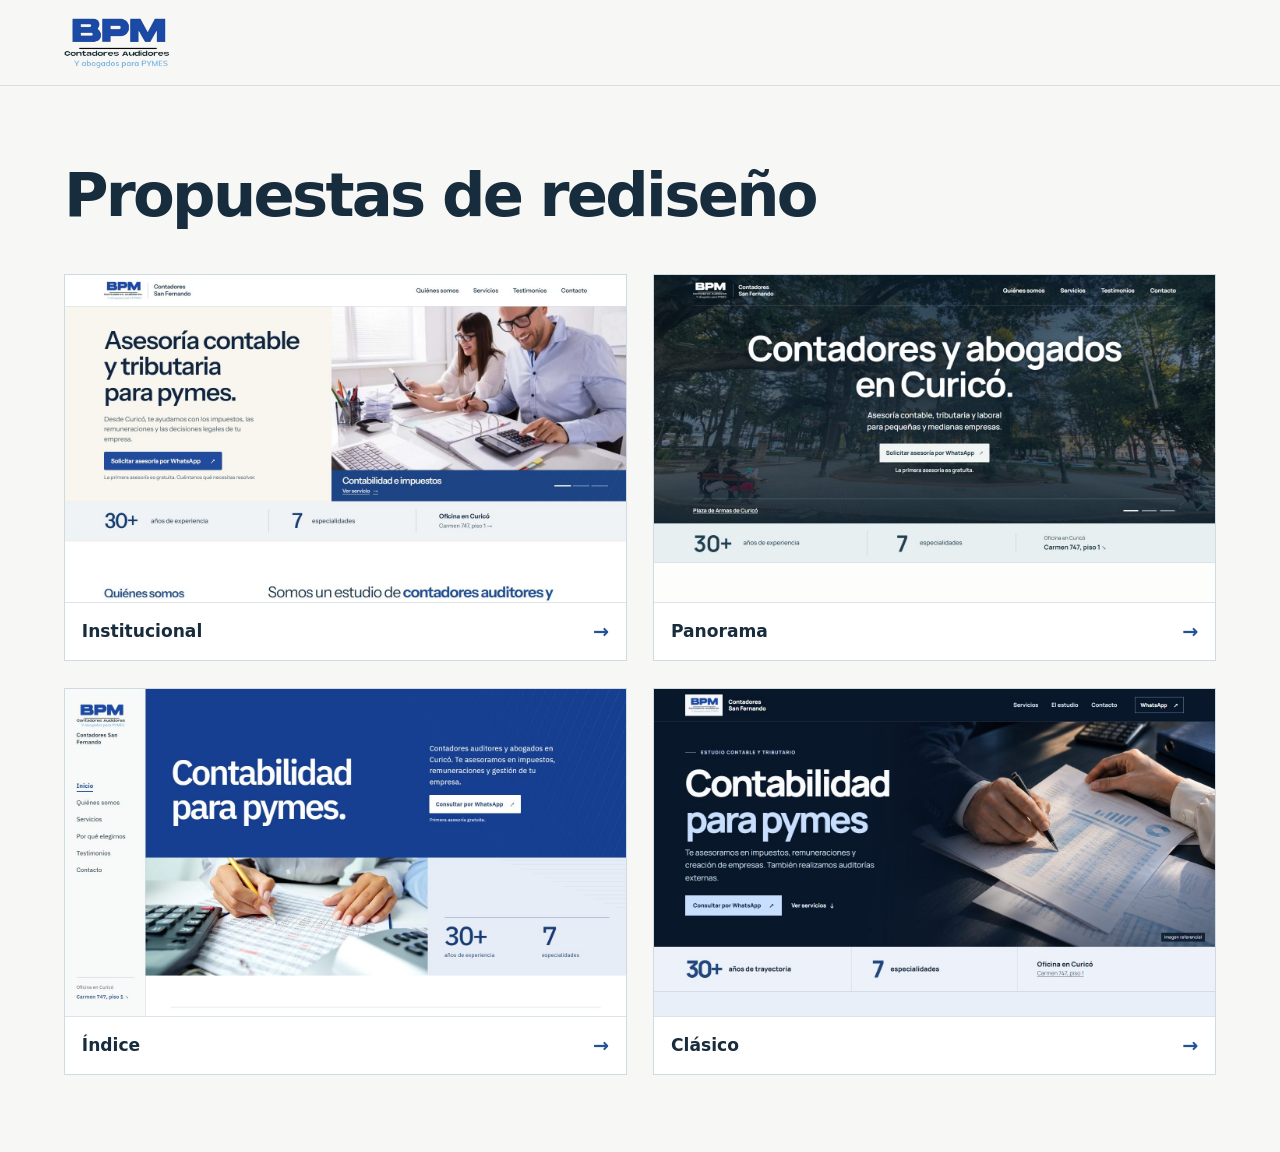
<file: index.html>
<!doctype html>
<html lang="es-CL">
<head>
  <meta charset="utf-8">
  <meta name="viewport" content="width=device-width, initial-scale=1">
  <title>Propuestas de rediseño · BPM</title>
  <style>
    :root {
      color-scheme: light;
      font-family: system-ui, "Segoe UI", sans-serif;
      color: #172c3d;
      background: #f7f8f5;
    }

    *, *::before, *::after { box-sizing: border-box; }

    body { margin: 0; }

    .contenedor {
      width: min(76rem, calc(100% - 2 * clamp(1.15rem, 5vw, 4rem)));
      margin-inline: auto;
    }

    header {
      padding-block: 1.1rem;
      border-bottom: 1px solid #d8e0e5;
    }

    .marca {
      display: block;
      width: 6.65rem;
      height: auto;
    }

    main { padding-block: clamp(2.55rem, 6vw, 5.15rem); }

    h1 {
      margin: 0 0 clamp(1.6rem, 3.8vw, 2.8rem);
      font-size: clamp(2.05rem, 5.1vw, 3.8rem);
      font-weight: 660;
      line-height: 1.08;
      letter-spacing: -.045em;
      text-wrap: balance;
    }

    .propuestas {
      display: grid;
      grid-template-columns: repeat(2, minmax(0, 1fr));
      gap: clamp(.9rem, 2.2vw, 1.65rem);
      margin: 0;
      padding: 0;
      list-style: none;
    }

    .propuesta {
      display: block;
      min-width: 0;
      border: 1px solid #d0dbe1;
      color: inherit;
      background: #fff;
      text-decoration: none;
    }

    .propuesta img {
      display: block;
      width: 100%;
      height: auto;
      aspect-ratio: 12 / 7;
      object-fit: cover;
      object-position: top center;
      background: #e5ecf1;
    }

    .propuesta-nombre {
      display: flex;
      align-items: center;
      justify-content: space-between;
      gap: 1rem;
      min-height: 3.65rem;
      padding: .8rem 1.05rem;
      border-top: 1px solid #dce4e9;
      font-size: 1.07rem;
      font-weight: 680;
    }

    .propuesta-nombre span {
      flex-shrink: 0;
      color: #235297;
      font-size: 1.2rem;
    }

    .propuesta:hover { border-color: #235297; }
    .propuesta:hover .propuesta-nombre { color: #235297; }

    .propuesta:focus-visible {
      outline: 3px solid #235297;
      outline-offset: 4px;
    }

    @media (max-width: 48rem) {
      .propuestas { grid-template-columns: minmax(0, 1fr); }
      h1 { text-wrap: wrap; }
    }
  </style>
</head>
<body>
  <header>
    <div class="contenedor">
      <img class="marca" src="institucional/assets/bpm.png" width="727" height="343" alt="BPM Contadores Auditores">
    </div>
  </header>

  <main class="contenedor">
    <h1>Propuestas de rediseño</h1>
    <ul class="propuestas">
      <li>
        <a class="propuesta" href="institucional/">
          <img src="vistas/institucional.jpg" width="1440" height="840" alt="">
          <span class="propuesta-nombre">Institucional <span aria-hidden="true">→</span></span>
        </a>
      </li>
      <li>
        <a class="propuesta" href="panorama/">
          <img src="vistas/panorama.jpg" width="1440" height="840" alt="">
          <span class="propuesta-nombre">Panorama <span aria-hidden="true">→</span></span>
        </a>
      </li>
      <li>
        <a class="propuesta" href="indice/">
          <img src="vistas/indice.jpg" width="1440" height="840" alt="">
          <span class="propuesta-nombre">Índice <span aria-hidden="true">→</span></span>
        </a>
      </li>
      <li>
        <a class="propuesta" href="./clasico/">
          <img src="vistas/clasico.jpg" width="1440" height="840" alt="">
          <span class="propuesta-nombre">Clásico <span aria-hidden="true">→</span></span>
        </a>
      </li>
    </ul>
  </main>
</body>
</html>
</file>
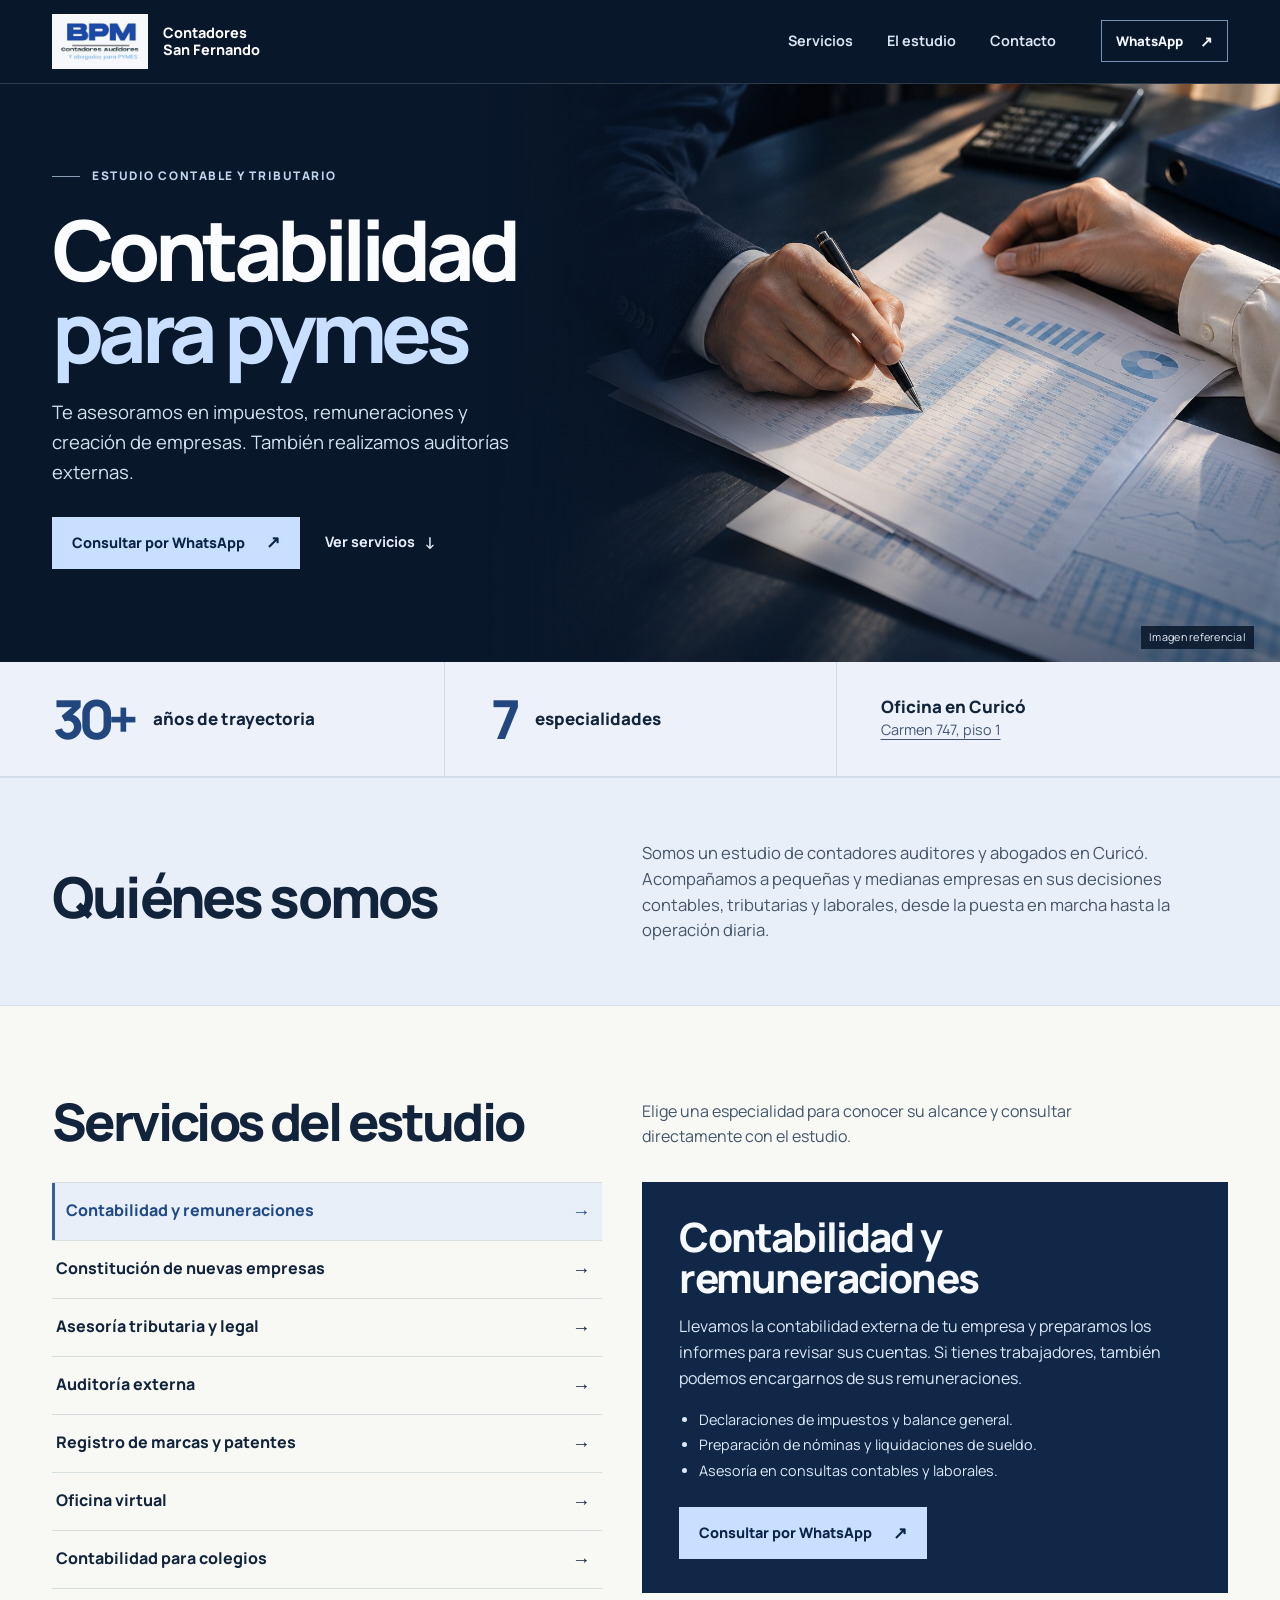
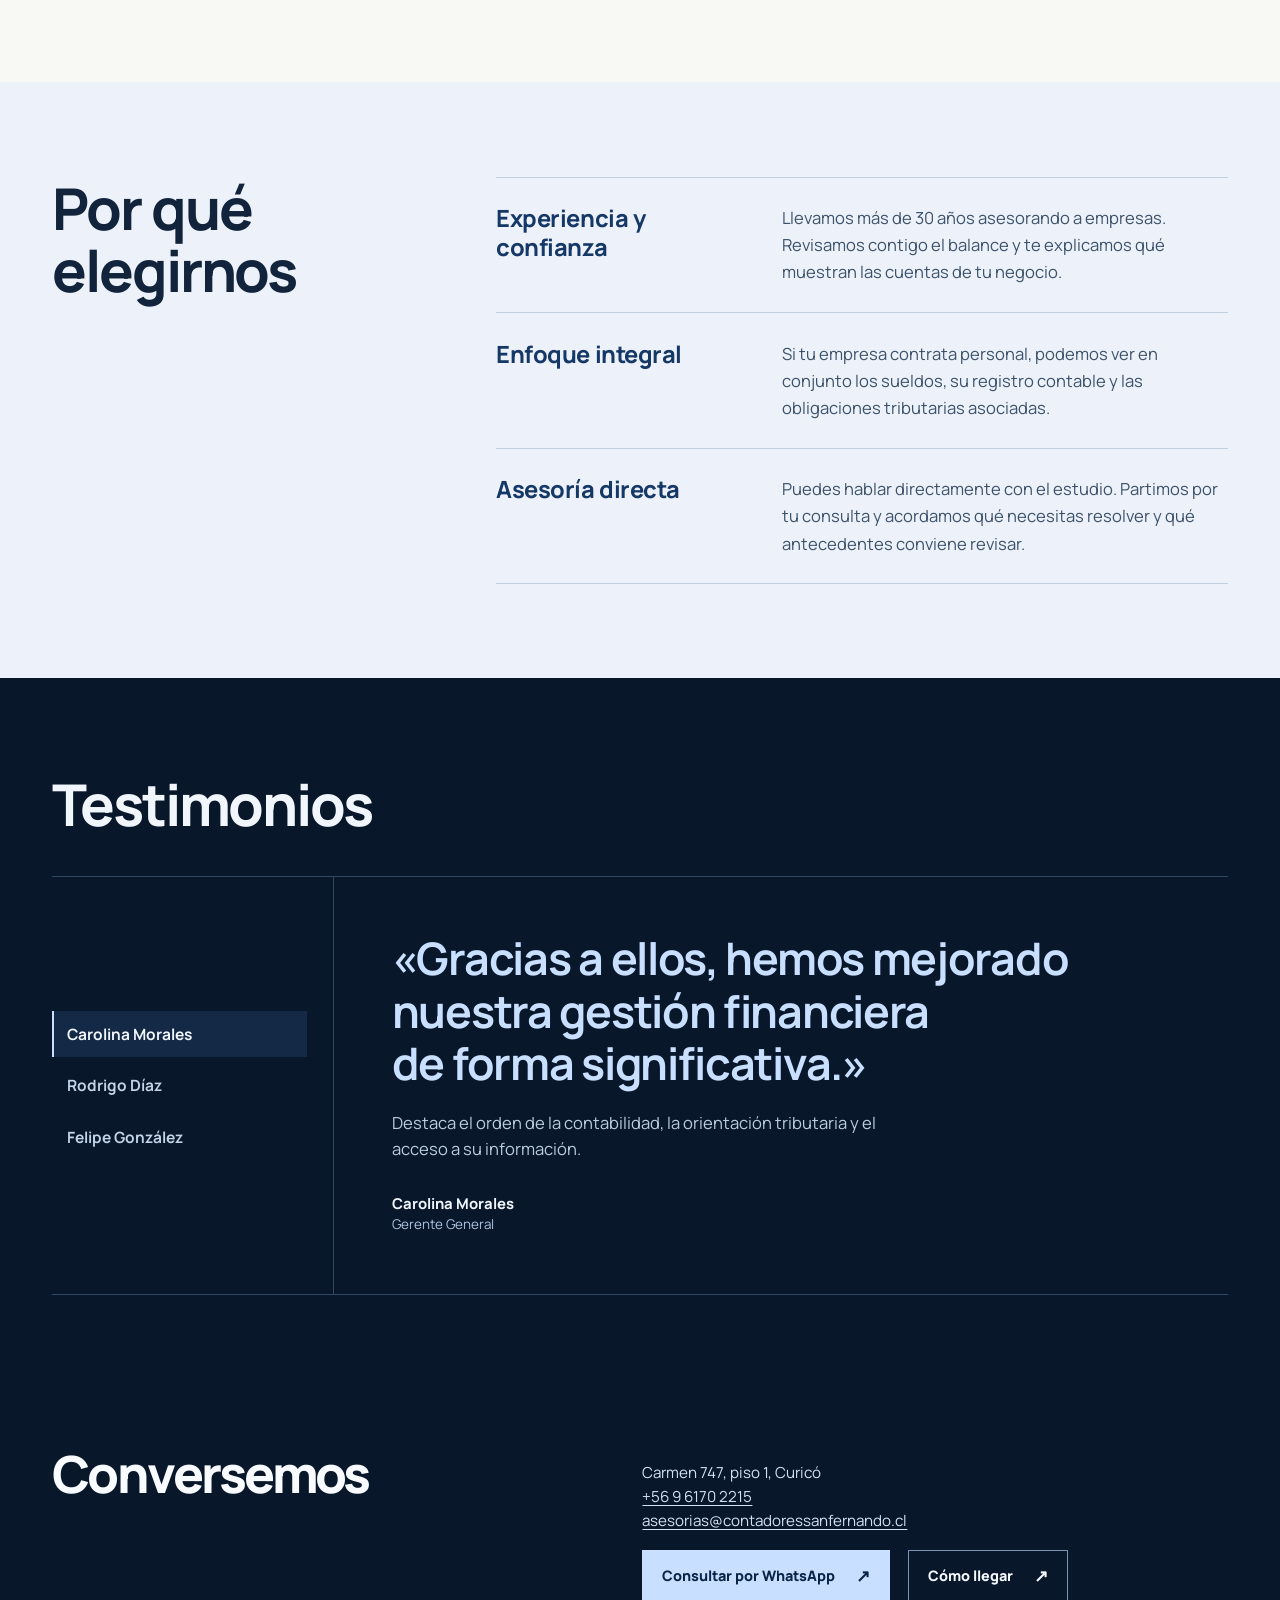
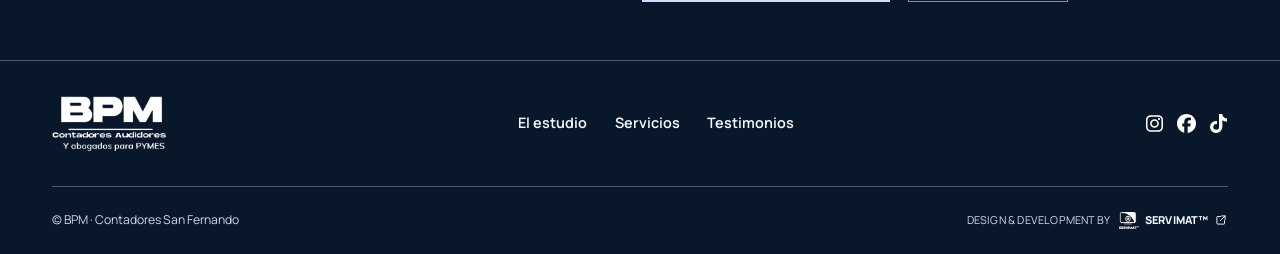
<file: clasico/index.html>
<!doctype html>
<html lang="es-CL">
<head>
  <meta charset="utf-8">
  <meta name="viewport" content="width=device-width, initial-scale=1">
  <meta name="robots" content="noindex,nofollow">
  <meta name="theme-color" content="#09172a">
  <title>BPM · Contadores San Fernando | Contabilidad para pymes</title>
  <link rel="icon" href="assets/icono.png">
  <link rel="stylesheet" href="clasico.css">
  <link rel="stylesheet" href="navegacion.css">
  <link rel="stylesheet" href="lectura.css">
  <link rel="stylesheet" href="pie.css">
  <script defer src="clasico.js"></script>
  <script defer src="voces.js"></script>
</head>
<body>
<a class="skip-link" href="#contenido">Ir al contenido</a>
<header class="header">
  <div class="wrap header-inner">
    <a class="brand" href="#inicio" aria-label="BPM · Contadores San Fernando, inicio">
      <span class="brand-mark"><img src="assets/bpm.png" width="727" height="343" alt=""></span>
      <span class="brand-name">Contadores<br>San Fernando</span>
    </a>
    <div class="nav-actions">
      <button class="menu-movil" type="button" aria-controls="nav-principal" aria-expanded="false" hidden>Menú <span aria-hidden="true"></span></button>
      <nav id="nav-principal" class="nav" aria-label="Navegación principal">
        <a href="#servicios">Servicios</a><a href="#estudio">El estudio</a><a href="#contacto">Contacto</a>
      </nav>
      <a class="button button-outline" href="https://wa.me/56961702215" target="_blank" rel="noopener">WhatsApp <span class="arrow" aria-hidden="true">↗</span></a>
    </div>
  </div>
</header>
<main id="contenido" tabindex="-1">
  <section class="hero" id="inicio" aria-labelledby="titulo">
    <div class="wrap hero-inner">
      <div class="hero-copy">
        <p class="eyebrow">Estudio contable y tributario</p>
        <h1 id="titulo">Contabilidad <br><span>para pymes</span></h1>
        <p>Te asesoramos en impuestos, remuneraciones y creación de empresas. También realizamos auditorías externas.</p>
        <div class="hero-actions">
          <a class="button button-solid" href="https://wa.me/56961702215" target="_blank" rel="noopener">Consultar por WhatsApp <span class="arrow" aria-hidden="true">↗</span></a>
          <a class="hero-secondary" href="#servicios">Ver servicios <span class="arrow" aria-hidden="true">↓</span></a>
        </div>
      </div>
    </div>
    <figure class="hero-picture">
      <img src="assets/sesion-contable.jpg" width="1536" height="1024" alt="Dos personas revisan un informe contable">
      <figcaption>Imagen referencial</figcaption>
    </figure>
  </section>
  <div class="fact-band">
    <div class="wrap fact-inner">
      <div class="fact"><strong class="large" aria-hidden="true"><span data-cifra="30">30</span>+</strong><div><strong><span class="sr-only">Más de 30 </span>años de trayectoria</strong></div></div>
      <div class="fact"><strong class="large" aria-hidden="true" data-cifra="7">7</strong><div><strong><span class="sr-only">Siete </span>especialidades</strong></div></div>
      <div class="fact fact-phone"><div><strong>Oficina en Curicó</strong><a href="#contacto">Carmen 747, piso 1</a></div></div>
    </div>
  </div>
  <section class="study" id="estudio" aria-labelledby="estudio-titulo">
    <div class="wrap study-inner">
      <div><h2 id="estudio-titulo">Quiénes somos</h2></div>
      <p>Somos un estudio de contadores auditores y abogados en Curicó. Acompañamos a pequeñas y medianas empresas en sus decisiones contables, tributarias y laborales, desde la puesta en marcha hasta la operación diaria.</p>
    </div>
  </section>
  <section class="services wrap" id="servicios" aria-labelledby="servicios-titulo">
    <div class="services-head">
      <h2 id="servicios-titulo">Servicios del estudio</h2>
      <p>Elige una especialidad para conocer su alcance y consultar directamente con el estudio.</p>
    </div>
    <div class="service-ui">
      <ul class="service-list" aria-label="Especialidades">
        <li class="service-row"><a class="service-button" href="#contabilidad">Contabilidad y remuneraciones <span class="arrow" aria-hidden="true">→</span></a></li>
        <li class="service-row"><a class="service-button" href="#empresas">Constitución de nuevas empresas <span class="arrow" aria-hidden="true">→</span></a></li>
        <li class="service-row"><a class="service-button" href="#tributaria">Asesoría tributaria y legal <span class="arrow" aria-hidden="true">→</span></a></li>
        <li class="service-row"><a class="service-button" href="#auditoria">Auditoría externa <span class="arrow" aria-hidden="true">→</span></a></li>
        <li class="service-row"><a class="service-button" href="#marcas">Registro de marcas y patentes <span class="arrow" aria-hidden="true">→</span></a></li>
        <li class="service-row"><a class="service-button" href="#oficina">Oficina virtual <span class="arrow" aria-hidden="true">→</span></a></li>
        <li class="service-row"><a class="service-button" href="#colegios">Contabilidad para colegios <span class="arrow" aria-hidden="true">→</span></a></li>
      </ul>
      <div class="service-panels">
        <article class="detail" id="contabilidad" aria-labelledby="nombre-contabilidad">
          <h3 id="nombre-contabilidad">Contabilidad y remuneraciones</h3>
          <p>Llevamos la contabilidad externa de tu empresa y preparamos los informes para revisar sus cuentas. Si tienes trabajadores, también podemos encargarnos de sus remuneraciones.</p>
          <ul><li>Declaraciones de impuestos y balance general.</li><li>Preparación de nóminas y liquidaciones de sueldo.</li><li>Asesoría en consultas contables y laborales.</li></ul>
          <div class="detail-actions"><a class="button button-solid" href="https://wa.me/56961702215?text=Hola%2C%20quisiera%20consultar%20por%20contabilidad%20y%20remuneraciones%20para%20mi%20empresa." target="_blank" rel="noopener noreferrer" aria-label="Consultar por WhatsApp sobre contabilidad y remuneraciones">Consultar por WhatsApp <span class="arrow" aria-hidden="true">↗</span></a></div>
        </article>
        <article class="detail" id="empresas" aria-labelledby="nombre-empresas">
          <h3 id="nombre-empresas">Constitución de nuevas empresas</h3>
          <p>Te orientamos sobre qué trámites siguen en la formalización de tu empresa y te acompañamos desde la escritura hasta la puesta en marcha de la facturación electrónica.</p>
          <ul><li>Escritura de constitución de la empresa.</li><li>Inicio de actividades ante el Servicio de Impuestos Internos.</li><li>Apoyo para emitir documentos tributarios electrónicos.</li></ul>
          <div class="detail-actions"><a class="button button-solid" href="https://wa.me/56961702215?text=Hola%2C%20quisiera%20consultar%20por%20la%20constituci%C3%B3n%20de%20una%20empresa." target="_blank" rel="noopener noreferrer" aria-label="Consultar por WhatsApp sobre constitución de nuevas empresas">Consultar por WhatsApp <span class="arrow" aria-hidden="true">↗</span></a></div>
        </article>
        <article class="detail" id="tributaria" aria-labelledby="nombre-tributaria">
          <h3 id="nombre-tributaria">Asesoría tributaria y legal</h3>
          <p>Revisamos contigo citaciones y situaciones tributarias pendientes. También asesoramos en gestiones de recuperación de IVA relacionadas con inversiones inmobiliarias cuando corresponde.</p>
          <ul><li>Revisión de citaciones del Servicio de Impuestos Internos.</li><li>Gestiones para regularizar la situación tributaria de la empresa.</li><li>Asesoría legal en materias tributarias.</li></ul>
          <div class="detail-actions"><a class="button button-solid" href="https://wa.me/56961702215?text=Hola%2C%20quisiera%20consultar%20por%20asesor%C3%ADa%20tributaria%20y%20legal%20para%20mi%20empresa." target="_blank" rel="noopener noreferrer" aria-label="Consultar por WhatsApp sobre asesoría tributaria y legal">Consultar por WhatsApp <span class="arrow" aria-hidden="true">↗</span></a></div>
        </article>
        <article class="detail" id="auditoria" aria-labelledby="nombre-auditoria">
          <h3 id="nombre-auditoria">Auditoría externa</h3>
          <p>El alcance de la auditoría depende de quién administra los fondos. Revisamos procesos contables y financieros de empresas y podemos centrarnos en los aportes de integrantes de un condominio o sindicato.</p>
          <ul><li>Procesos contables y financieros de empresas.</li><li>Gastos comunes de edificios y condominios.</li><li>Gestión y pago de cuotas sindicales.</li><li>Informes de capacidad económica para contratistas.</li></ul>
          <div class="detail-actions"><a class="button button-solid" href="https://wa.me/56961702215?text=Hola%2C%20quisiera%20consultar%20por%20auditor%C3%ADa%20externa%20para%20mi%20organizaci%C3%B3n." target="_blank" rel="noopener noreferrer" aria-label="Consultar por WhatsApp sobre auditoría externa">Consultar por WhatsApp <span class="arrow" aria-hidden="true">↗</span></a></div>
        </article>
        <article class="detail" id="marcas" aria-labelledby="nombre-marcas">
          <h3 id="nombre-marcas">Registro de marcas y patentes</h3>
          <p>Revisamos la disponibilidad de la marca y acompañamos la solicitud. Para patentes, te ayudamos a preparar los antecedentes que requiere el trámite.</p>
          <ul><li>Revisión de disponibilidad de marca.</li><li>Preparación y seguimiento de solicitudes de marca.</li><li>Apoyo documental para el registro de patentes.</li></ul>
          <div class="detail-actions"><a class="button button-solid" href="https://wa.me/56961702215?text=Hola%2C%20quisiera%20consultar%20por%20el%20registro%20de%20una%20marca%20o%20patente." target="_blank" rel="noopener noreferrer" aria-label="Consultar por WhatsApp sobre registro de marcas y patentes">Consultar por WhatsApp <span class="arrow" aria-hidden="true">↗</span></a></div>
        </article>
        <article class="detail" id="oficina" aria-labelledby="nombre-oficina">
          <h3 id="nombre-oficina">Oficina virtual</h3>
          <p>Si tu empresa necesita una dirección para sus trámites y comunicaciones, consulta por el servicio de oficina virtual y sus modalidades de atención.</p>
          <ul><li>Domicilio comercial y tributario.</li><li>Recepción de correspondencia y paquetería.</li><li>Atención telefónica para la empresa.</li></ul>
          <div class="detail-actions"><a class="button button-solid" href="https://wa.me/56961702215?text=Hola%2C%20quisiera%20consultar%20por%20oficina%20virtual%20y%20domicilio%20tributario." target="_blank" rel="noopener noreferrer" aria-label="Consultar por WhatsApp sobre oficina virtual">Consultar por WhatsApp <span class="arrow" aria-hidden="true">↗</span></a></div>
        </article>
        <article class="detail" id="colegios" aria-labelledby="nombre-colegios">
          <h3 id="nombre-colegios">Contabilidad para colegios</h3>
          <p>Cuéntanos qué necesita resolver tu establecimiento y a qué período corresponde la consulta. Así podemos conversar sobre el alcance de la asesoría.</p>
          <ul><li>Colegios particulares.</li><li>Establecimientos subvencionados.</li></ul>
          <div class="detail-actions"><a class="button button-solid" href="https://wa.me/56961702215?text=Hola%2C%20quisiera%20consultar%20por%20asesor%C3%ADa%20contable%20para%20mi%20establecimiento." target="_blank" rel="noopener noreferrer" aria-label="Consultar por WhatsApp sobre contabilidad para colegios">Consultar por WhatsApp <span class="arrow" aria-hidden="true">↗</span></a></div>
        </article>
      </div>
    </div>
  </section>
  <section class="clasico-motivos" id="por-que-elegirnos" aria-labelledby="clasico-motivos-titulo">
    <div class="wrap clasico-motivos__pliego">
      <h2 class="clasico-lectura-titulo" id="clasico-motivos-titulo">Por qué elegirnos</h2>
      <ul class="clasico-motivos__lista" role="list">
        <li>
          <h3>Experiencia y confianza</h3>
          <p>Llevamos más de 30 años asesorando a empresas. Revisamos contigo el balance y te explicamos qué muestran las cuentas de tu negocio.</p>
        </li>
        <li>
          <h3>Enfoque integral</h3>
          <p>Si tu empresa contrata personal, podemos ver en conjunto los sueldos, su registro contable y las obligaciones tributarias asociadas.</p>
        </li>
        <li>
          <h3>Asesoría directa</h3>
          <p>Puedes hablar directamente con el estudio. Partimos por tu consulta y acordamos qué necesitas resolver y qué antecedentes conviene revisar.</p>
        </li>
      </ul>
    </div>
  </section>
  <section class="clasico-voces" id="testimonios" aria-labelledby="clasico-voces-titulo">
    <div class="wrap">
      <h2 class="clasico-lectura-titulo" id="clasico-voces-titulo">Testimonios</h2>
      <div class="clasico-voces__lectura">
        <div class="clasico-voces__citas">
          <div class="clasico-voces__panel" id="clasico-voz-carolina">
            <figure>
              <div class="clasico-voces__extracto">
                <blockquote cite="https://contadoressanfernando.cl/#ct_heading-52883c0">
                  <p>«Gracias a ellos, hemos mejorado nuestra gestión financiera de forma significativa.»</p>
                </blockquote>
                <p>Destaca el orden de la contabilidad, la orientación tributaria y el acceso a su información.</p>
              </div>
              <figcaption><strong>Carolina Morales</strong><span>Gerente General</span></figcaption>
            </figure>
          </div>
          <div class="clasico-voces__panel" id="clasico-voz-rodrigo">
            <figure>
              <div class="clasico-voces__extracto">
                <blockquote cite="https://contadoressanfernando.cl/#ct_heading-52883c0">
                  <p>«Su dedicación y profesionalismo se notan en cada consulta.»</p>
                </blockquote>
                <p>Valora el apoyo para estructurar sus finanzas y entender sus obligaciones tributarias.</p>
              </div>
              <figcaption><strong>Rodrigo Díaz</strong><span>Comerciante</span></figcaption>
            </figure>
          </div>
          <div class="clasico-voces__panel" id="clasico-voz-felipe">
            <figure>
              <div class="clasico-voces__extracto">
                <blockquote cite="https://contadoressanfernando.cl/#ct_heading-52883c0">
                  <p>«el proceso fue impecable»</p>
                </blockquote>
                <p>Cuenta que BPM se encargó de la auditoría financiera y permitió a su equipo concentrarse en el negocio.</p>
              </div>
              <figcaption><strong>Felipe González</strong><span>Director de Servicios Financieros</span></figcaption>
            </figure>
          </div>
        </div>
        <div class="clasico-voces__autores" hidden>
          <button id="clasico-tab-carolina" type="button" aria-controls="clasico-voz-carolina">Carolina Morales</button>
          <button id="clasico-tab-rodrigo" type="button" aria-controls="clasico-voz-rodrigo">Rodrigo Díaz</button>
          <button id="clasico-tab-felipe" type="button" aria-controls="clasico-voz-felipe">Felipe González</button>
        </div>
      </div>
    </div>
  </section>
  <section class="contact" id="contacto" aria-labelledby="contacto-titulo">
      <div class="wrap contact-inner">
        <h2 id="contacto-titulo">Conversemos</h2>
        <div>
          <address>Carmen 747, piso 1, Curicó
            <a href="tel:+56961702215">+56 9 6170 2215</a>
            <a href="mailto:asesorias@contadoressanfernando.cl">asesorias@contadoressanfernando.cl</a>
          </address>
          <div class="contact-actions">
            <a class="button button-solid" href="https://wa.me/56961702215" target="_blank" rel="noopener">Consultar por WhatsApp <span class="arrow" aria-hidden="true">↗</span></a>
            <a class="button button-outline" href="https://www.google.com/maps/search/?api=1&amp;query=Carmen%20747%2C%20Curic%C3%B3%2C%20Chile" target="_blank" rel="noopener">Cómo llegar <span class="arrow" aria-hidden="true">↗</span></a>
          </div>
        </div>
      </div>
    </section>
</main>
<footer class="pie-clasico" aria-label="BPM Contadores San Fernando">
  <div class="wrap">
    <div class="pie-clasico-superior">
      <a class="pie-clasico-logotipo" href="#inicio" aria-label="BPM Contadores San Fernando, inicio">
        <img src="assets/bpm.png" width="727" height="343" alt="BPM Contadores Auditores" loading="lazy">
      </a>
      <nav aria-label="Navegación del pie">
        <ul>
          <li><a href="#estudio">El estudio</a></li>
          <li><a href="#servicios">Servicios</a></li>
          <li><a href="#testimonios">Testimonios</a></li>
        </ul>
      </nav>
      <ul class="pie-clasico-redes" aria-label="Redes sociales">
        <li><img src="assets/instagram.svg" width="20" height="20" alt="Instagram" loading="lazy"></li>
        <li><img src="assets/facebook.svg" width="20" height="20" alt="Facebook" loading="lazy"></li>
        <li><img src="assets/tiktok.svg" width="20" height="20" alt="TikTok" loading="lazy"></li>
      </ul>
    </div>
    <div class="pie-clasico-base">
      <p>© BPM · Contadores San Fernando</p>
      <a class="pie-clasico-credito" href="https://somosservimat.cl/" target="_blank" rel="noopener noreferrer" lang="en">
        <span>DESIGN &amp; DEVELOPMENT BY</span>
        <span class="pie-clasico-servimat">
          <img src="assets/servimat.webp" width="120" height="98" alt="" loading="lazy">
          <strong>SERVIMAT™</strong>
          <svg width="14" height="14" viewBox="0 0 24 24" fill="none" stroke="currentColor" stroke-width="1.65" stroke-linecap="round" stroke-linejoin="round" aria-hidden="true" focusable="false">
            <path d="M13 5h6v6m0-6-8 8m7 0v5a1 1 0 0 1-1 1H6a1 1 0 0 1-1-1V7a1 1 0 0 1 1-1h5"/>
          </svg>
        </span>
      </a>
    </div>
  </div>
</footer>
</body>
</html>
</file>
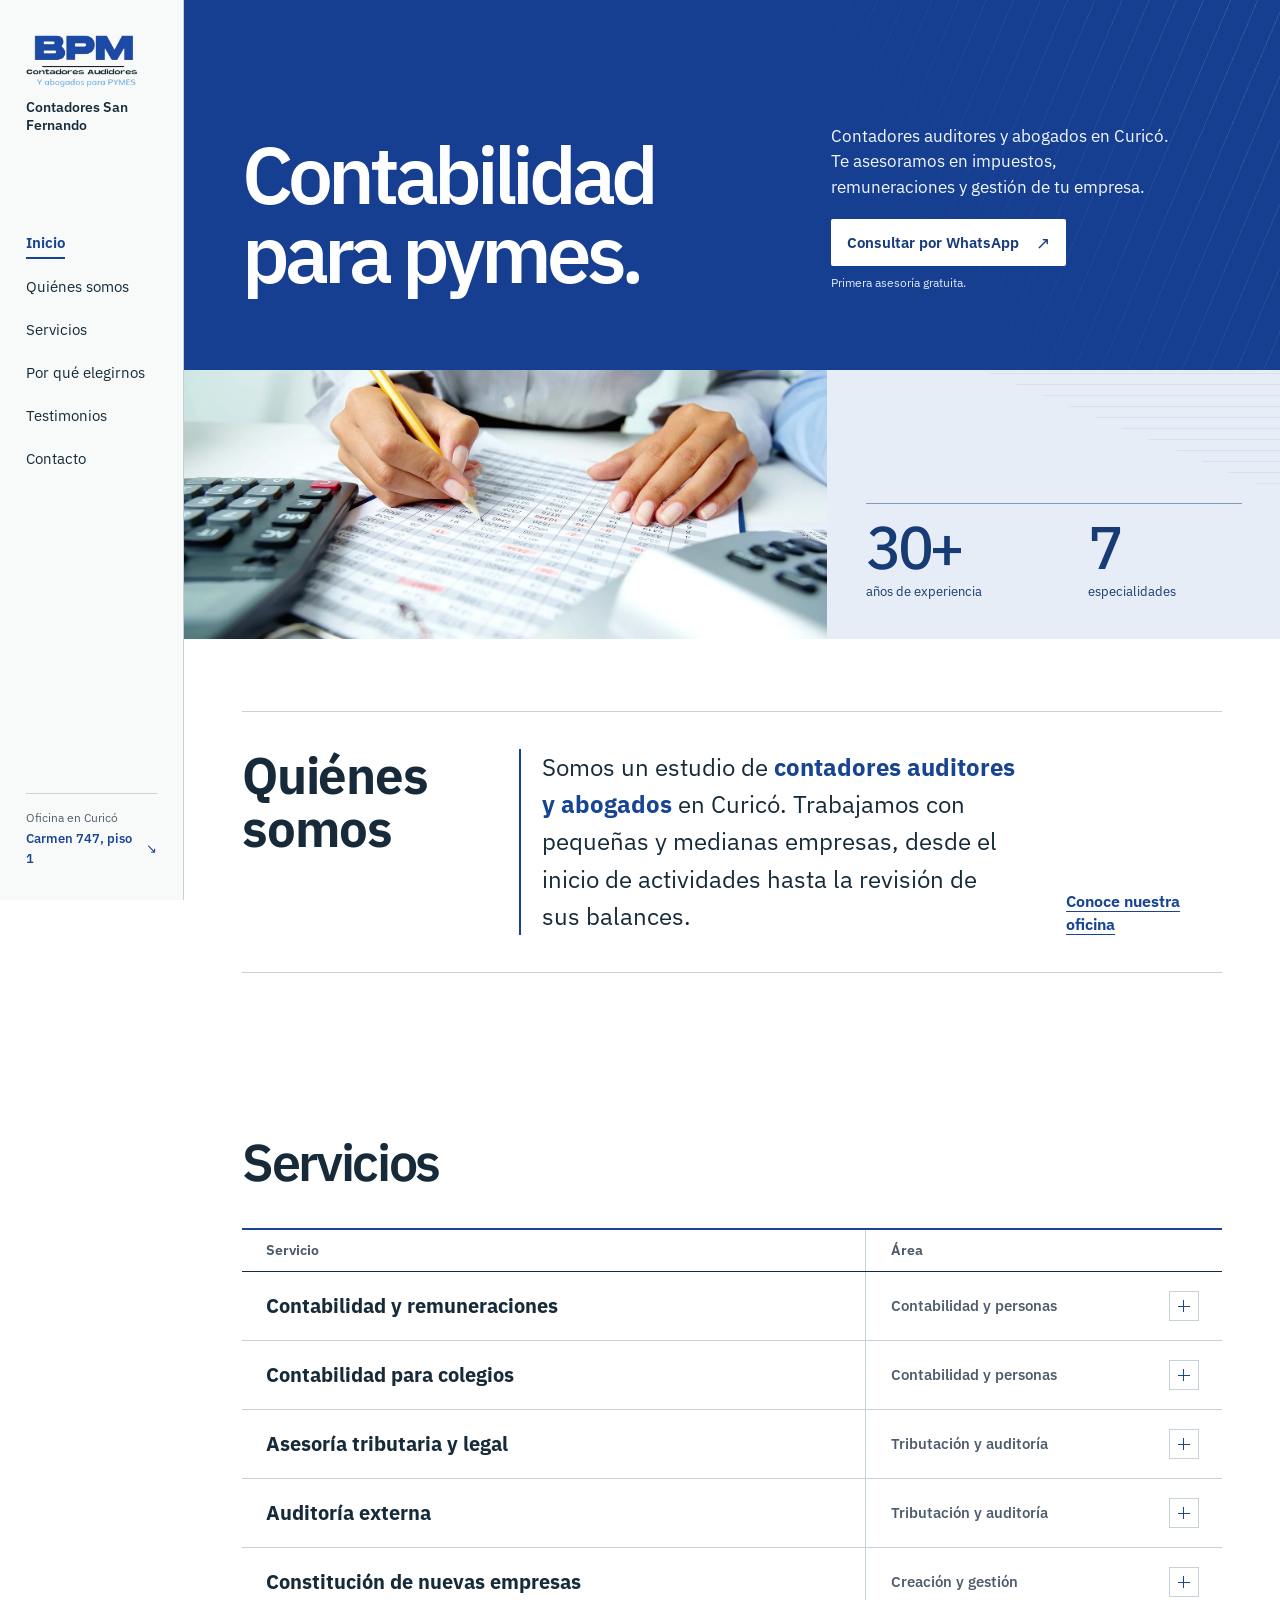
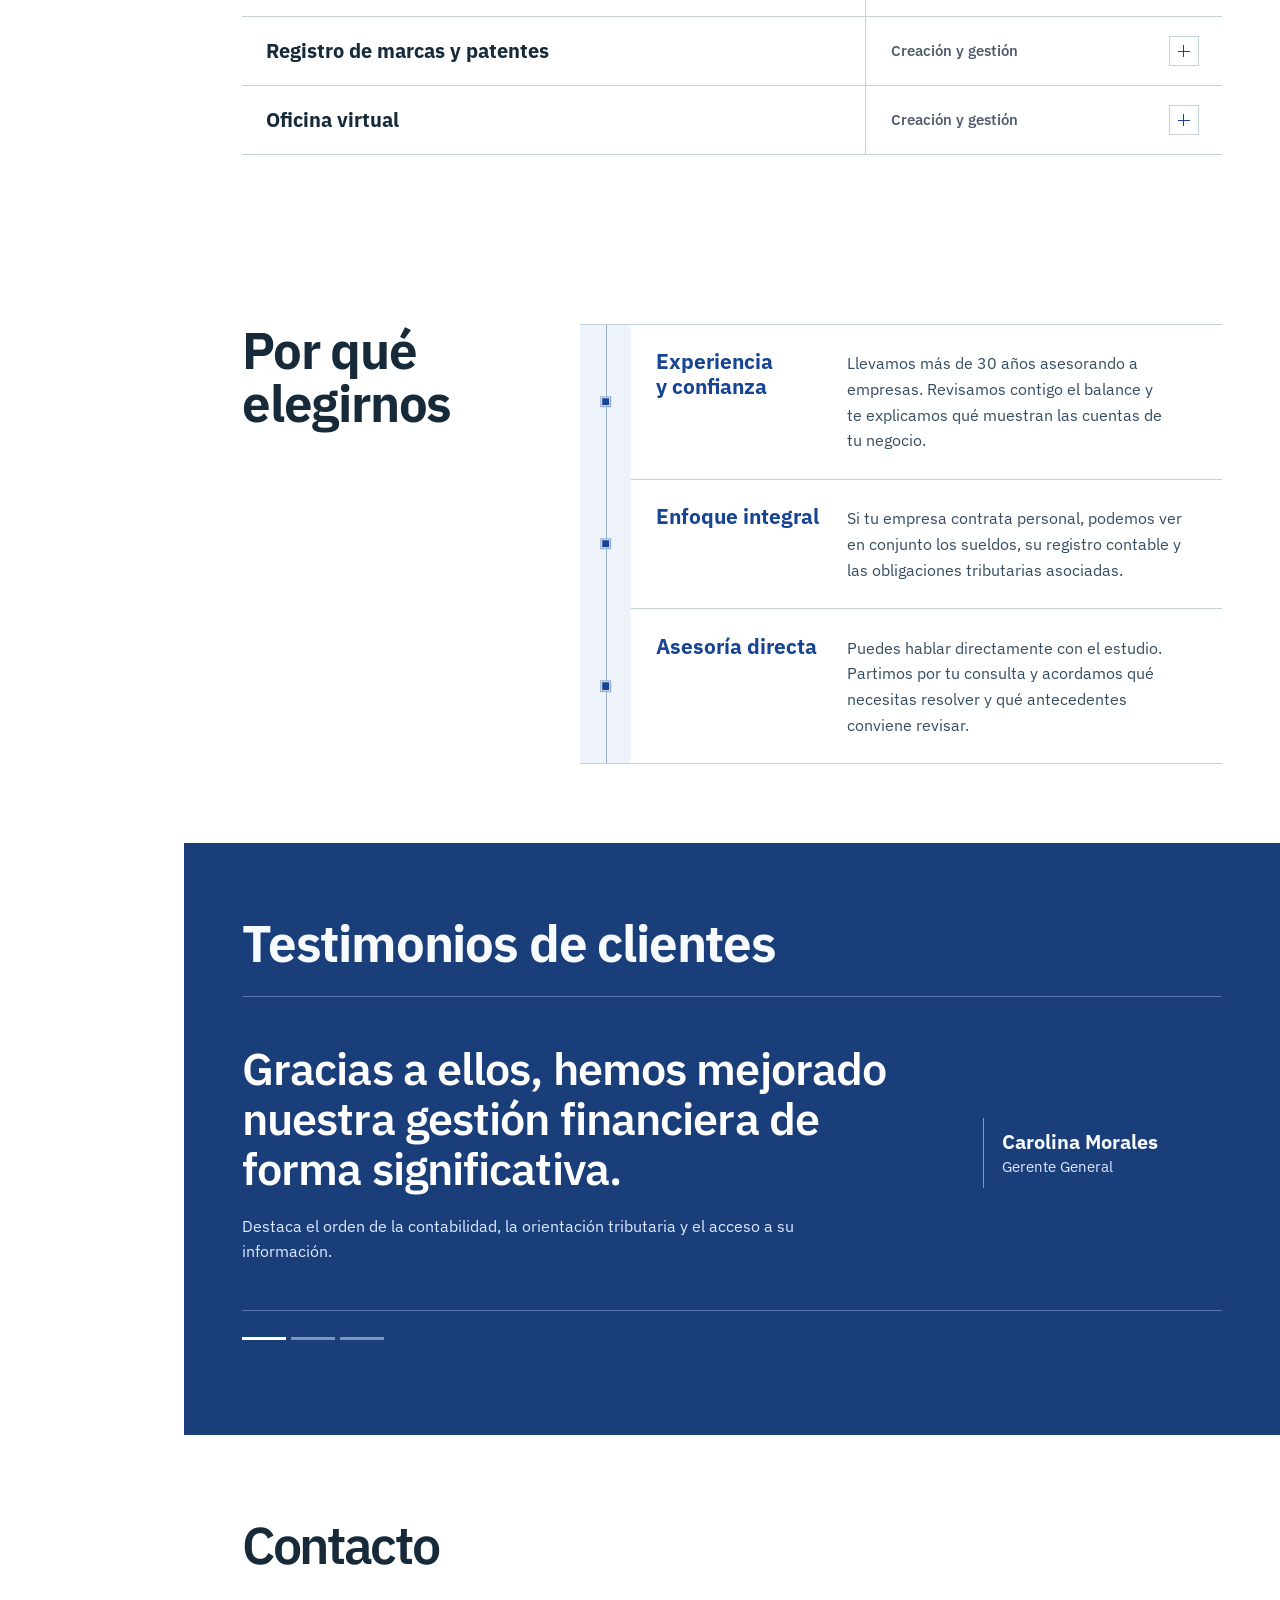
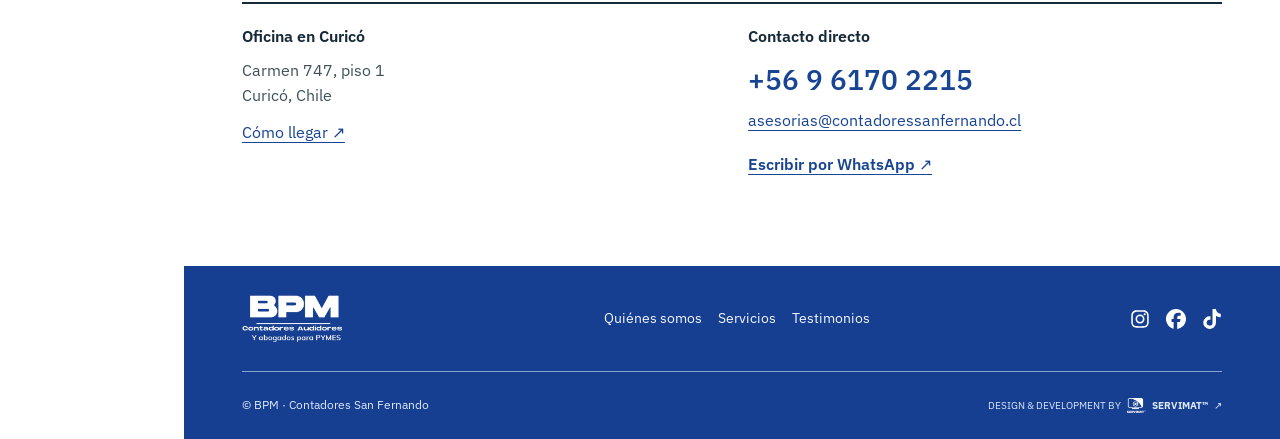
<file: indice/index.html>
<!doctype html>
<html lang="es-CL">
<head>
  <meta charset="utf-8">
  <meta name="viewport" content="width=device-width, initial-scale=1">
  <meta name="theme-color" content="#173f91">
  <meta name="description" content="Estudio de contadores auditores y abogados en Curicó. Conoce las siete especialidades de BPM y consulta directamente por WhatsApp.">
  <title>BPM Contadores San Fernando · Asesoría para pymes</title>
  <link rel="icon" href="assets/icono.png" type="image/png">
  <link rel="stylesheet" href="assets/plex.css">
  <link rel="stylesheet" href="indice.css">
  <link rel="stylesheet" href="secciones.css">
  <link rel="stylesheet" href="servicios.css">
  <script src="indice.js" defer></script>
  <script src="testimonios.js" defer></script>
</head>
<body id="inicio">
  <a class="saltar" href="#contenido">Saltar al contenido</a>
  <header class="lateral">
    <div class="lateral-marca">
      <a class="identidad" href="#inicio" aria-label="BPM Contadores San Fernando, inicio"><img src="assets/bpm.png" width="727" height="343" alt="BPM"><span>Contadores San Fernando</span></a>
      <button class="menu" aria-controls="navegacion" aria-expanded="false" type="button" hidden>Menú <span aria-hidden="true"></span></button>
    </div>
    <nav id="navegacion" aria-label="Navegación principal">
      <a href="#inicio" aria-current="location">Inicio</a>
      <a href="#quienes-somos">Quiénes somos</a>
      <a href="#servicios">Servicios</a>
      <a href="#por-que-elegirnos">Por qué elegirnos</a>
      <a href="#testimonios">Testimonios</a>
      <a href="#contacto">Contacto</a>
    </nav>
    <div class="lateral-oficina">
      <span>Oficina en Curicó</span>
      <a href="#contacto">Carmen 747, piso 1 <span aria-hidden="true">↘</span></a>
    </div>
  </header>
  <div class="pagina">
    <main id="contenido" tabindex="-1">
      <section class="cubierta" aria-labelledby="titular">
        <div class="cabecera-azul">
          <div class="ancho cubierta-texto">
            <h1 id="titular">Contabilidad<br>para pymes.</h1>
            <div class="cubierta-consulta">
              <p>Contadores auditores y abogados en Curicó. Te asesoramos en impuestos, remuneraciones y gestión de tu empresa.</p>
              <a class="boton-claro" href="https://wa.me/56961702215?text=Hola%2C%20quisiera%20coordinar%20una%20primera%20asesor%C3%ADa%20gratuita%20con%20BPM." target="_blank" rel="noopener noreferrer" aria-describedby="consulta-gratuita">Consultar por WhatsApp <span aria-hidden="true">↗</span></a>
              <small id="consulta-gratuita">Primera asesoría gratuita.</small>
            </div>
          </div>
        </div>
        <div class="cubierta-franja">
          <div class="carrete" aria-hidden="true">
            <div class="carrete-fotos">
              <img src="assets/contabilidad.webp" width="1600" height="667" alt="" fetchpriority="high">
              <img src="assets/auditoria.webp" width="1500" height="999" alt="" hidden>
              <img src="assets/laboral.webp" width="1450" height="968" alt="" hidden>
            </div>
          </div>
          <div class="datos" aria-label="El estudio en cifras">
            <p><b aria-hidden="true"><span data-cifra="30">30</span>+</b><span><span class="sr">Más de treinta </span>años de experiencia</span></p>
            <p><b aria-hidden="true" data-cifra="7">7</b><span><span class="sr">Siete </span>especialidades</span></p>
          </div>
        </div>
      </section>
      <section class="indice-quienes" id="quienes-somos" aria-labelledby="indice-quienes-titulo">
        <div class="ancho indice-quienes__registro">
          <h2 id="indice-quienes-titulo">Quiénes somos</h2>
          <p>Somos un estudio de <strong>contadores auditores y abogados</strong> en Curicó. Trabajamos con pequeñas y medianas empresas, desde el inicio de actividades hasta la revisión de sus balances.</p>
          <a href="#estudio">Conoce nuestra oficina</a>
        </div>
      </section>
      <section class="indice-servicios" id="servicios" aria-labelledby="indice-servicios-titulo">
        <div class="ancho">
          <h2 id="indice-servicios-titulo">Servicios</h2>
          <div class="indice-servicios-registro">
            <div class="indice-servicios-columnas" aria-hidden="true"><span>Servicio</span><span>Área</span></div>
            <details class="indice-servicios-fila">
              <summary>
                <span class="indice-servicios-nombre">Contabilidad y remuneraciones</span>
                <span class="indice-servicios-area">Contabilidad y personas</span>
                <span class="indice-servicios-indicador" aria-hidden="true"></span>
              </summary>
              <div class="indice-servicios-ficha" id="contabilidad" tabindex="-1">
                <div class="indice-servicios-texto">
                  <p class="indice-servicios-resumen">Declaraciones de impuestos, balances y liquidaciones de sueldo.</p>
                  <p>Llevamos la contabilidad externa de tu empresa y preparamos los informes para revisar sus cuentas. Si tienes trabajadores, también podemos encargarnos de sus remuneraciones.</p>
                </div>
                <div class="indice-servicios-alcance">
                  <ul>
                    <li>Declaraciones de impuestos y balance general.</li>
                    <li>Preparación de nóminas y liquidaciones de sueldo.</li>
                    <li>Asesoría en consultas contables y laborales.</li>
                  </ul>
                  <div class="indice-servicios-acciones">
                    <a class="indice-servicios-whatsapp" href="https://wa.me/56961702215?text=Hola%2C%20quisiera%20consultar%20por%20contabilidad%20y%20remuneraciones%20para%20mi%20empresa." target="_blank" rel="noopener" aria-label="Consultar por WhatsApp sobre contabilidad y remuneraciones">Consultar por WhatsApp <span aria-hidden="true">↗</span></a>
                  </div>
                </div>
              </div>
            </details>
            <details class="indice-servicios-fila">
              <summary>
                <span class="indice-servicios-nombre">Contabilidad para colegios</span>
                <span class="indice-servicios-area">Contabilidad y personas</span>
                <span class="indice-servicios-indicador" aria-hidden="true"></span>
              </summary>
              <div class="indice-servicios-ficha" id="colegios" tabindex="-1">
                <div class="indice-servicios-texto">
                  <p class="indice-servicios-resumen">Asesoría para colegios particulares y subvencionados.</p>
                  <p>Cuéntanos qué necesita resolver tu establecimiento y a qué período corresponde la consulta. Así podemos conversar sobre el alcance de la asesoría.</p>
                </div>
                <div class="indice-servicios-alcance">
                  <ul>
                    <li>Colegios particulares.</li>
                    <li>Establecimientos subvencionados.</li>
                  </ul>
                  <div class="indice-servicios-acciones">
                    <a class="indice-servicios-whatsapp" href="https://wa.me/56961702215?text=Hola%2C%20quisiera%20consultar%20por%20asesor%C3%ADa%20contable%20para%20mi%20establecimiento." target="_blank" rel="noopener" aria-label="Consultar por WhatsApp sobre contabilidad para colegios">Consultar por WhatsApp <span aria-hidden="true">↗</span></a>
                  </div>
                </div>
              </div>
            </details>
            <details class="indice-servicios-fila">
              <summary>
                <span class="indice-servicios-nombre">Asesoría tributaria y legal</span>
                <span class="indice-servicios-area">Tributación y auditoría</span>
                <span class="indice-servicios-indicador" aria-hidden="true"></span>
              </summary>
              <div class="indice-servicios-ficha" id="tributaria" tabindex="-1">
                <div class="indice-servicios-texto">
                  <p class="indice-servicios-resumen">Orientación ante citaciones del SII y asuntos tributarios.</p>
                  <p>Revisamos contigo citaciones y situaciones tributarias pendientes. También asesoramos en gestiones de recuperación de IVA relacionadas con inversiones inmobiliarias cuando corresponde.</p>
                </div>
                <div class="indice-servicios-alcance">
                  <ul>
                    <li>Revisión de citaciones del Servicio de Impuestos Internos.</li>
                    <li>Gestiones para regularizar la situación tributaria de la empresa.</li>
                    <li>Asesoría legal en materias tributarias.</li>
                  </ul>
                  <div class="indice-servicios-acciones">
                    <a class="indice-servicios-whatsapp" href="https://wa.me/56961702215?text=Hola%2C%20quisiera%20consultar%20por%20asesor%C3%ADa%20tributaria%20y%20legal%20para%20mi%20empresa." target="_blank" rel="noopener" aria-label="Consultar por WhatsApp sobre asesoría tributaria y legal">Consultar por WhatsApp <span aria-hidden="true">↗</span></a>
                  </div>
                </div>
              </div>
            </details>
            <details class="indice-servicios-fila">
              <summary>
                <span class="indice-servicios-nombre">Auditoría externa</span>
                <span class="indice-servicios-area">Tributación y auditoría</span>
                <span class="indice-servicios-indicador" aria-hidden="true"></span>
              </summary>
              <div class="indice-servicios-ficha" id="auditoria" tabindex="-1">
                <div class="indice-servicios-texto">
                  <p class="indice-servicios-resumen">Revisión independiente de cuentas y procesos contables.</p>
                  <p>El alcance de la auditoría depende de quién administra los fondos. Revisamos procesos contables y financieros de empresas y podemos centrarnos en los aportes de integrantes de un condominio o sindicato.</p>
                </div>
                <div class="indice-servicios-alcance">
                  <ul>
                    <li>Procesos contables y financieros de empresas.</li>
                    <li>Gastos comunes de edificios y condominios.</li>
                    <li>Gestión y pago de cuotas sindicales.</li>
                    <li>Informes de capacidad económica para contratistas.</li>
                  </ul>
                  <div class="indice-servicios-acciones">
                    <a class="indice-servicios-whatsapp" href="https://wa.me/56961702215?text=Hola%2C%20quisiera%20consultar%20por%20auditor%C3%ADa%20externa%20para%20mi%20organizaci%C3%B3n." target="_blank" rel="noopener" aria-label="Consultar por WhatsApp sobre auditoría externa">Consultar por WhatsApp <span aria-hidden="true">↗</span></a>
                  </div>
                </div>
              </div>
            </details>
            <details class="indice-servicios-fila">
              <summary>
                <span class="indice-servicios-nombre">Constitución de nuevas empresas</span>
                <span class="indice-servicios-area">Creación y gestión</span>
                <span class="indice-servicios-indicador" aria-hidden="true"></span>
              </summary>
              <div class="indice-servicios-ficha" id="empresas" tabindex="-1">
                <div class="indice-servicios-texto">
                  <p class="indice-servicios-resumen">Escritura de constitución e inicio de actividades.</p>
                  <p>Te orientamos sobre qué trámites siguen en la formalización de tu empresa y te acompañamos desde la escritura hasta la puesta en marcha de la facturación electrónica.</p>
                </div>
                <div class="indice-servicios-alcance">
                  <ul>
                    <li>Escritura de constitución de la empresa.</li>
                    <li>Inicio de actividades ante el Servicio de Impuestos Internos.</li>
                    <li>Apoyo para emitir documentos tributarios electrónicos.</li>
                  </ul>
                  <div class="indice-servicios-acciones">
                    <a class="indice-servicios-whatsapp" href="https://wa.me/56961702215?text=Hola%2C%20quisiera%20consultar%20por%20la%20constituci%C3%B3n%20de%20una%20empresa." target="_blank" rel="noopener" aria-label="Consultar por WhatsApp sobre constitución de nuevas empresas">Consultar por WhatsApp <span aria-hidden="true">↗</span></a>
                  </div>
                </div>
              </div>
            </details>
            <details class="indice-servicios-fila">
              <summary>
                <span class="indice-servicios-nombre">Registro de marcas y patentes</span>
                <span class="indice-servicios-area">Creación y gestión</span>
                <span class="indice-servicios-indicador" aria-hidden="true"></span>
              </summary>
              <div class="indice-servicios-ficha" id="marcas" tabindex="-1">
                <div class="indice-servicios-texto">
                  <p class="indice-servicios-resumen">Preparación y seguimiento de solicitudes de registro.</p>
                  <p>Revisamos la disponibilidad de la marca y acompañamos la solicitud. Para patentes, te ayudamos a preparar los antecedentes que requiere el trámite.</p>
                </div>
                <div class="indice-servicios-alcance">
                  <ul>
                    <li>Revisión de disponibilidad de marca.</li>
                    <li>Preparación y seguimiento de solicitudes de marca.</li>
                    <li>Apoyo documental para el registro de patentes.</li>
                  </ul>
                  <div class="indice-servicios-acciones">
                    <a class="indice-servicios-whatsapp" href="https://wa.me/56961702215?text=Hola%2C%20quisiera%20consultar%20por%20el%20registro%20de%20una%20marca%20o%20patente." target="_blank" rel="noopener" aria-label="Consultar por WhatsApp sobre registro de marcas y patentes">Consultar por WhatsApp <span aria-hidden="true">↗</span></a>
                  </div>
                </div>
              </div>
            </details>
            <details class="indice-servicios-fila">
              <summary>
                <span class="indice-servicios-nombre">Oficina virtual</span>
                <span class="indice-servicios-area">Creación y gestión</span>
                <span class="indice-servicios-indicador" aria-hidden="true"></span>
              </summary>
              <div class="indice-servicios-ficha" id="oficina" tabindex="-1">
                <div class="indice-servicios-texto">
                  <p class="indice-servicios-resumen">Domicilio comercial y tributario y recepción de correspondencia.</p>
                  <p>Si tu empresa necesita una dirección para sus trámites y comunicaciones, consulta por el servicio de oficina virtual y sus modalidades de atención.</p>
                </div>
                <div class="indice-servicios-alcance">
                  <ul>
                    <li>Domicilio comercial y tributario.</li>
                    <li>Recepción de correspondencia y paquetería.</li>
                    <li>Atención telefónica para la empresa.</li>
                  </ul>
                  <div class="indice-servicios-acciones">
                    <a class="indice-servicios-whatsapp" href="https://wa.me/56961702215?text=Hola%2C%20quisiera%20consultar%20por%20oficina%20virtual%20y%20domicilio%20tributario." target="_blank" rel="noopener" aria-label="Consultar por WhatsApp sobre oficina virtual">Consultar por WhatsApp <span aria-hidden="true">↗</span></a>
                  </div>
                </div>
              </div>
            </details>
          </div>
        </div>
      </section>
      <section class="indice-motivos" id="por-que-elegirnos" aria-labelledby="indice-motivos-titulo">
        <div class="ancho indice-motivos__pliego">
          <h2 id="indice-motivos-titulo">Por qué elegirnos</h2>
          <ul class="indice-motivos__lista" role="list">
            <li>
              <h3>Experiencia y confianza</h3>
              <p>Llevamos más de 30 años asesorando a empresas. Revisamos contigo el balance y te explicamos qué muestran las cuentas de tu negocio.</p>
            </li>
            <li>
              <h3>Enfoque integral</h3>
              <p>Si tu empresa contrata personal, podemos ver en conjunto los sueldos, su registro contable y las obligaciones tributarias asociadas.</p>
            </li>
            <li>
              <h3>Asesoría directa</h3>
              <p>Puedes hablar directamente con el estudio. Partimos por tu consulta y acordamos qué necesitas resolver y qué antecedentes conviene revisar.</p>
            </li>
          </ul>
        </div>
      </section>
      <section class="indice-testimonios" id="testimonios" aria-labelledby="indice-testimonios-titulo">
        <div class="ancho">
          <div class="indice-testimonios__cabecera">
            <h2 id="indice-testimonios-titulo">Testimonios de clientes</h2>
          </div>
          <span class="indice-testimonios__estado" data-testimonio-estado role="status"></span>
          <div class="indice-testimonios__voces" id="indice-testimonios-voces">
            <figure class="indice-testimonios__voz">
              <div class="indice-testimonios__cita">
                <blockquote cite="https://contadoressanfernando.cl/#ct_heading-52883c0">
                  <p>Gracias a ellos, hemos mejorado nuestra gestión financiera de forma significativa.</p>
                </blockquote>
                <p class="indice-testimonios__resumen">Destaca el orden de la contabilidad, la orientación tributaria y el acceso a su información.</p>
              </div>
              <figcaption>
                <strong>Carolina Morales</strong>
                <span>Gerente General</span>
              </figcaption>
            </figure>
            <figure class="indice-testimonios__voz">
              <div class="indice-testimonios__cita">
                <blockquote cite="https://contadoressanfernando.cl/#ct_heading-52883c0">
                  <p>Su dedicación y profesionalismo se notan en cada consulta.</p>
                </blockquote>
                <p class="indice-testimonios__resumen">Valora el apoyo para estructurar sus finanzas y entender sus obligaciones tributarias.</p>
              </div>
              <figcaption>
                <strong>Rodrigo Díaz</strong>
                <span>Comerciante</span>
              </figcaption>
            </figure>
            <figure class="indice-testimonios__voz">
              <div class="indice-testimonios__cita">
                <blockquote cite="https://contadoressanfernando.cl/#ct_heading-52883c0">
                  <p>el proceso fue impecable</p>
                </blockquote>
                <p class="indice-testimonios__resumen">Cuenta que BPM se encargó de la auditoría financiera y permitió a su equipo concentrarse en el negocio.</p>
              </div>
              <figcaption>
                <strong>Felipe González</strong>
                <span>Director de Servicios Financieros</span>
              </figcaption>
            </figure>
          </div>
          <div class="indice-testimonios__marcas" role="group" aria-label="Elegir testimonio" hidden></div>
        </div>
      </section>
      <section class="contacto" id="contacto" aria-labelledby="titulo-contacto">
        <div class="ancho">
          <h2 id="titulo-contacto">Contacto</h2>
          <div class="direccionario">
            <div id="estudio">
              <h3>Oficina en Curicó</h3>
              <address>Carmen 747, piso 1<br>Curicó, Chile</address>
              <a href="https://www.google.com/maps/search/?api=1&amp;query=Carmen%20747%2C%20Curic%C3%B3%2C%20Chile" target="_blank" rel="noopener noreferrer">Cómo llegar <span aria-hidden="true">↗</span></a>
            </div>
            <div>
              <h3>Contacto directo</h3>
              <a class="telefono" href="tel:+56961702215">+56 9 6170 2215</a>
              <a href="mailto:asesorias@contadoressanfernando.cl">asesorias@contadoressanfernando.cl</a>
              <a class="whatsapp" href="https://wa.me/56961702215?text=Hola%2C%20quisiera%20consultar%20por%20una%20asesor%C3%ADa." target="_blank" rel="noopener noreferrer">Escribir por WhatsApp <span aria-hidden="true">↗</span></a>
            </div>
          </div>
        </div>
      </section>
    </main>
    <footer class="pie">
      <div class="ancho">
        <div class="pie-superior">
          <a class="pie-marca" href="#inicio" aria-label="BPM Contadores San Fernando, inicio"><img src="assets/bpm.png" width="727" height="343" alt="BPM" loading="lazy"></a>
          <nav aria-label="Enlaces del pie">
            <a href="#quienes-somos">Quiénes somos</a><a href="#servicios">Servicios</a><a href="#testimonios">Testimonios</a>
          </nav>
          <ul aria-label="Redes sociales">
            <li><img src="assets/instagram.svg" width="20" height="20" alt="Instagram" loading="lazy"></li>
            <li><img src="assets/facebook.svg" width="20" height="20" alt="Facebook" loading="lazy"></li>
            <li><img src="assets/tiktok.svg" width="20" height="20" alt="TikTok" loading="lazy"></li>
          </ul>
        </div>
        <div class="pie-base">
          <span>© BPM · Contadores San Fernando</span>
          <a lang="en" href="https://somosservimat.cl/" target="_blank" rel="noopener noreferrer">DESIGN &amp; DEVELOPMENT BY <img src="assets/servimat.webp" width="120" height="98" alt="" loading="lazy"> <strong>SERVIMAT™</strong> <span aria-hidden="true">↗</span></a>
        </div>
      </div>
    </footer>
  </div>
</body>
</html>
</file>
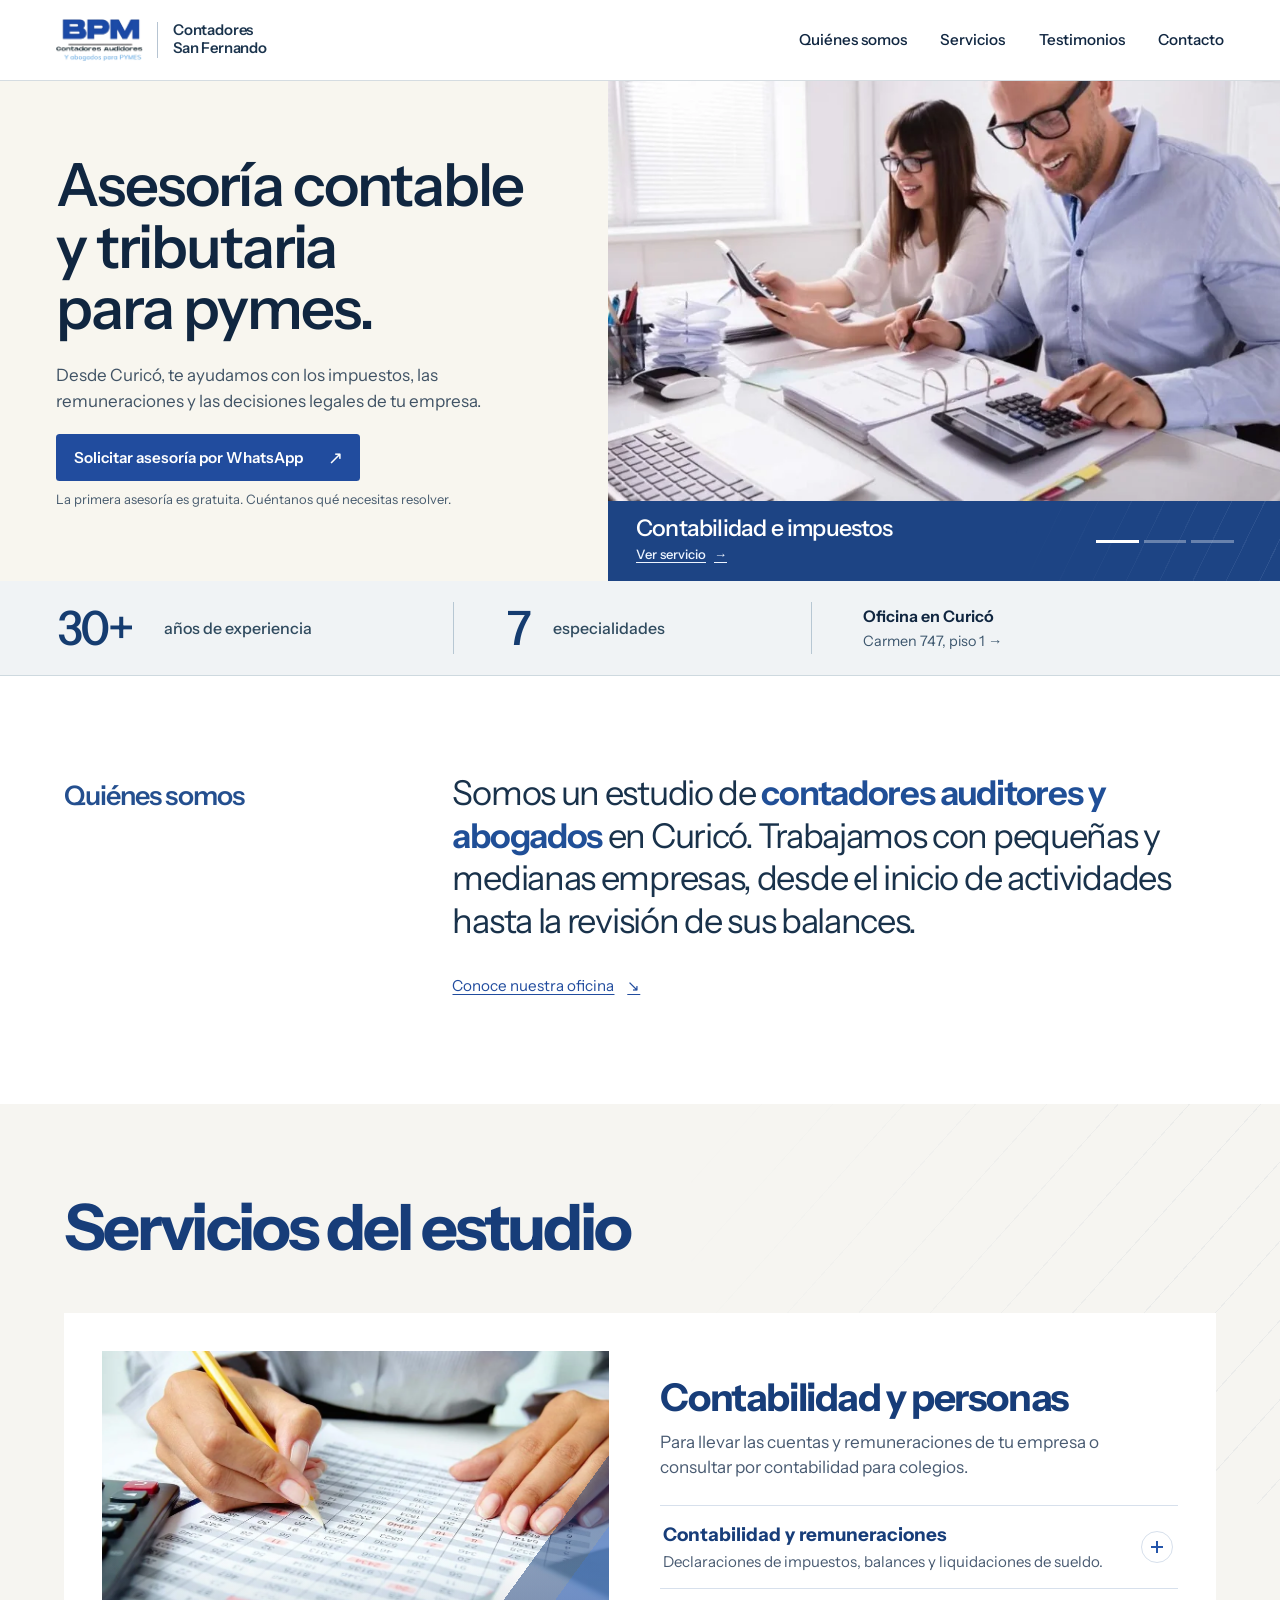
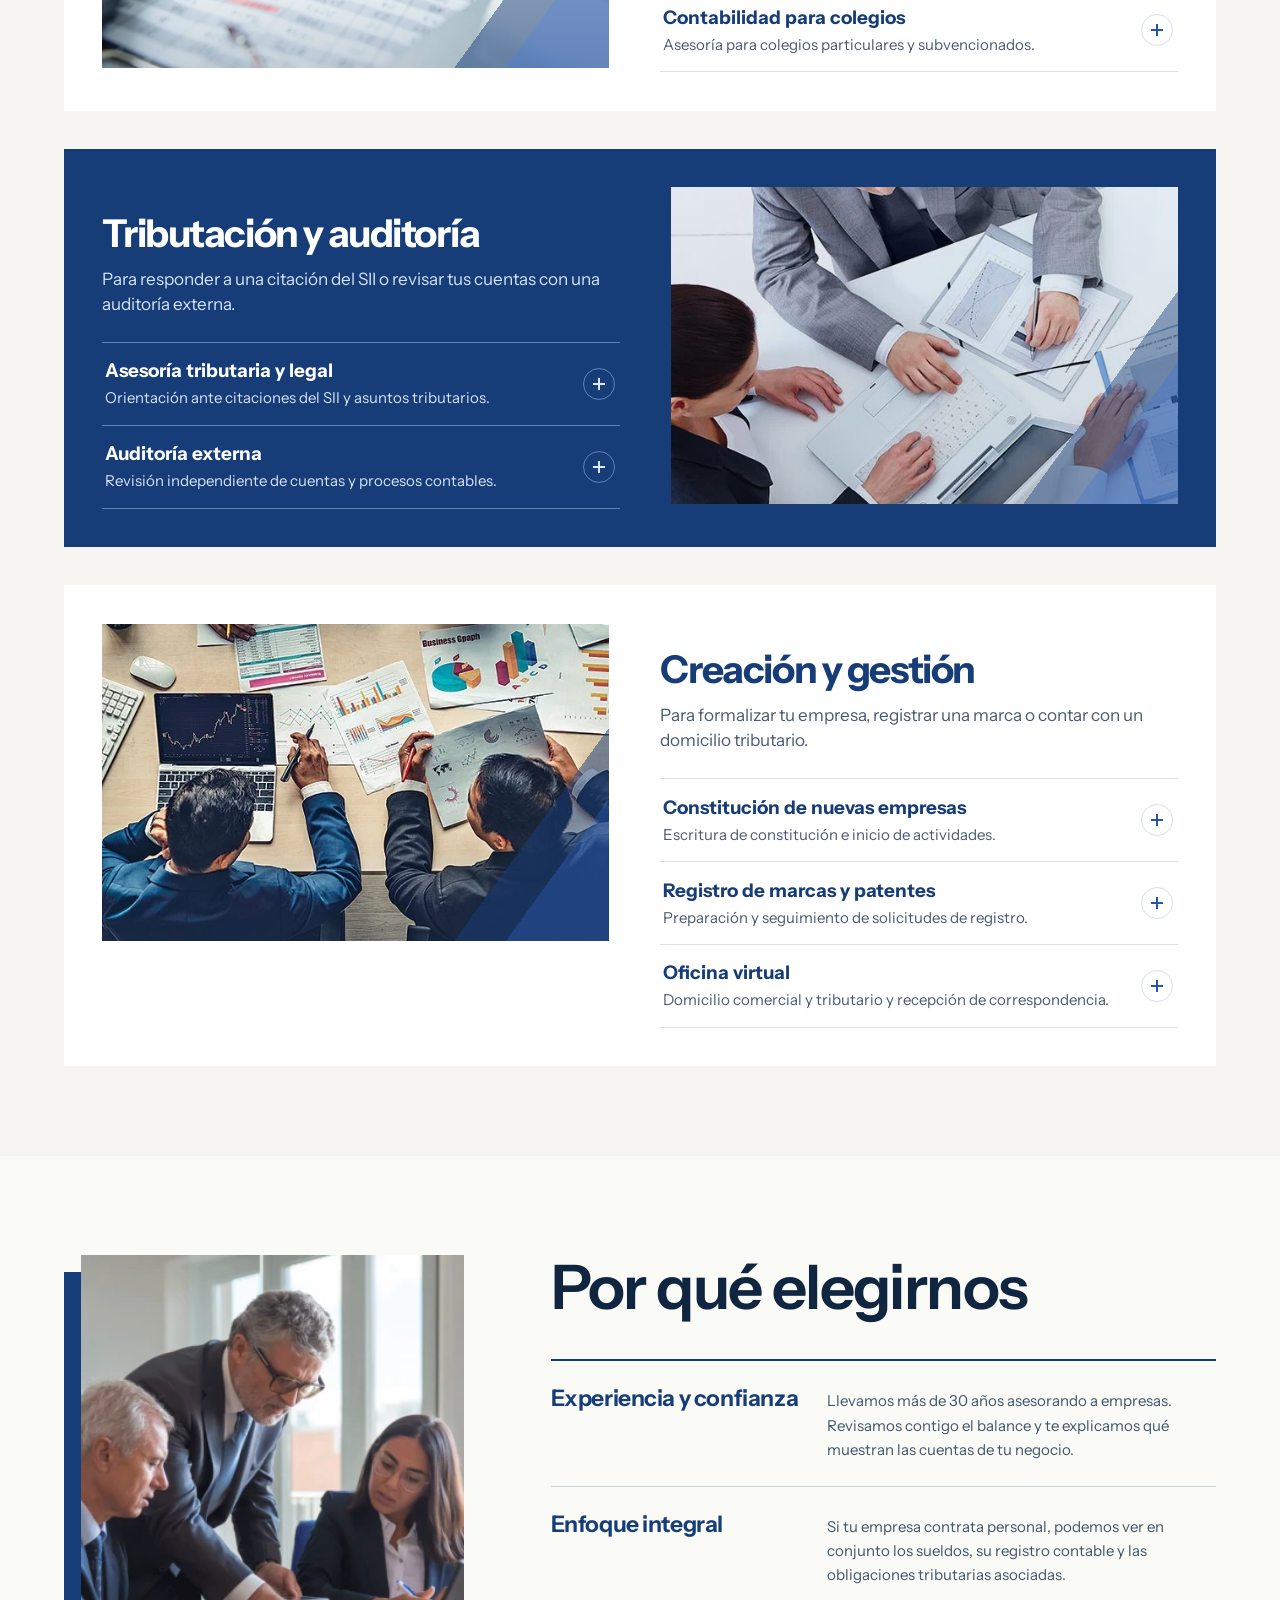
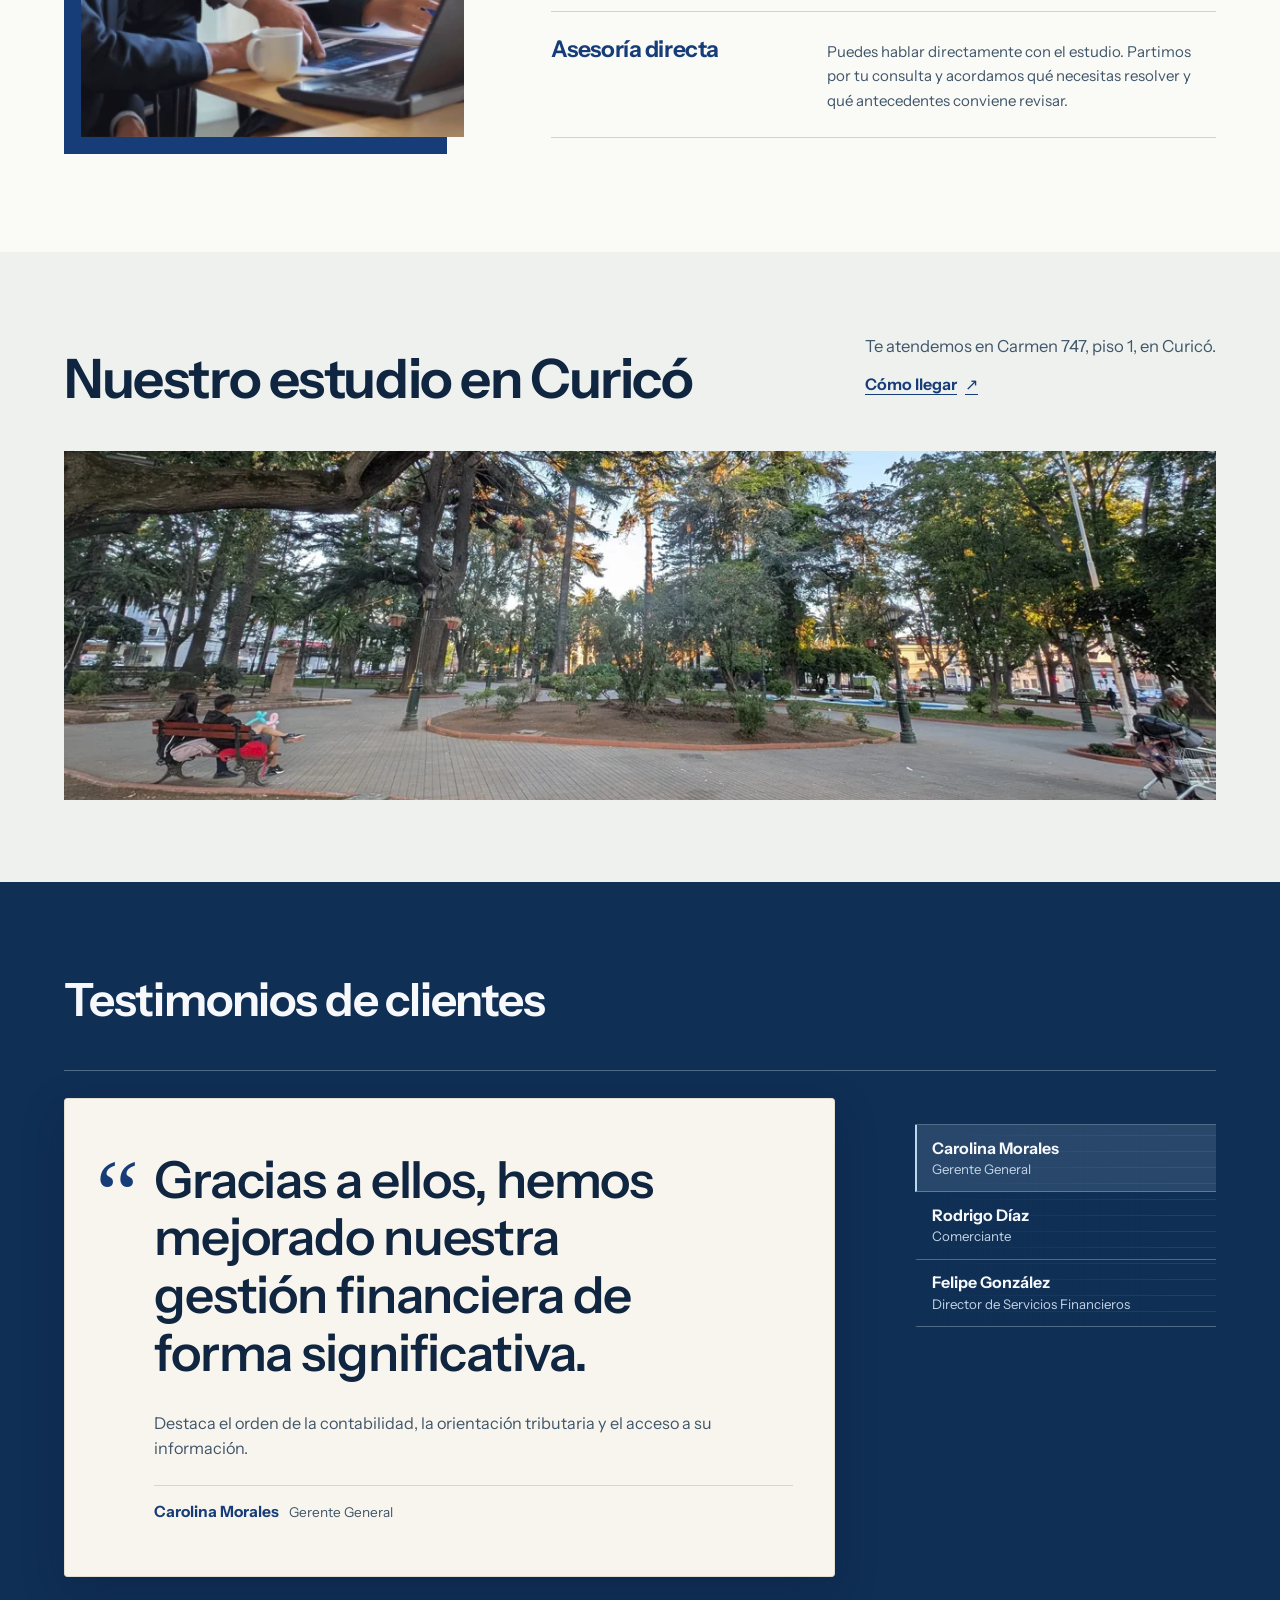
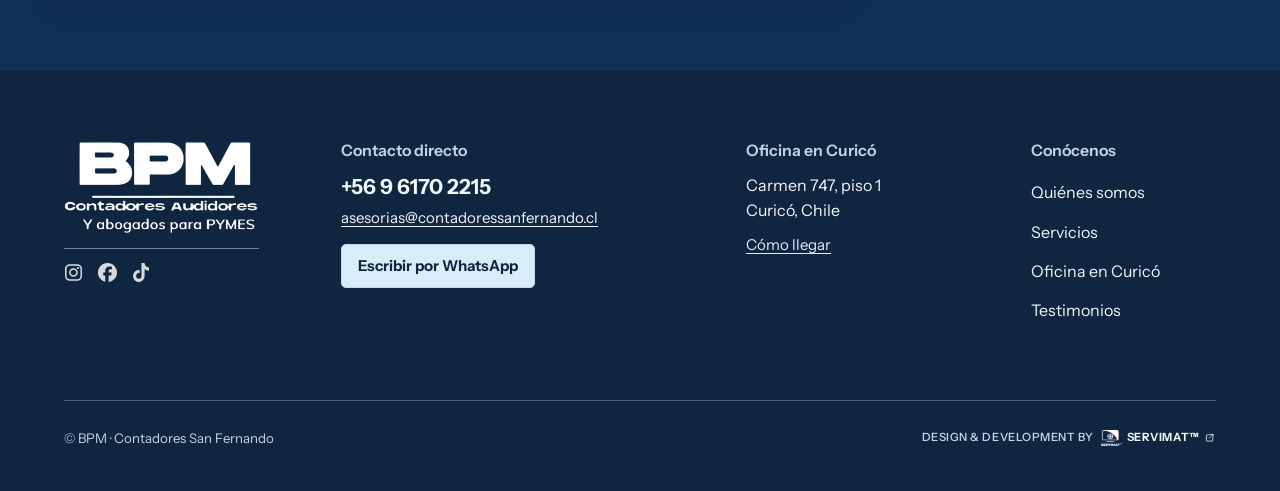
<file: institucional/index.html>
<!doctype html>
<html lang="es-CL">
<head>
  <meta charset="utf-8">
  <meta name="viewport" content="width=device-width, initial-scale=1">
  <meta name="theme-color" content="#ffffff">
  <meta name="description" content="BPM Contadores San Fernando. Estudio en Curicó con más de 30 años de experiencia en contabilidad, tributación, remuneraciones y auditoría para pymes.">
  <title>BPM · Contadores San Fernando</title>
  <link rel="icon" href="assets/icono.png" type="image/png">
  <link rel="stylesheet" href="assets/instrument-sans.css">
  <link rel="stylesheet" href="institucional.css">
  <link rel="stylesheet" href="servicios.css">
  <link rel="stylesheet" href="estudio.css">
  <link rel="stylesheet" href="contacto.css">
  <script defer src="institucional.js"></script>
  <script defer src="servicios.js"></script>
  <script defer src="estudio.js"></script>
</head>
<body id="inicio">
  <a class="saltar" href="#contenido">Saltar al contenido</a>
  <header class="cabecera">
    <div class="cabecera-interior contenedor">
      <a class="identidad" href="#inicio" aria-label="BPM Contadores San Fernando, inicio">
        <img src="assets/bpm.png" alt="BPM Contadores Auditores" width="727" height="343">
        <span>Contadores<br>San Fernando</span>
      </a>
      <button class="menu-conmutador" aria-controls="navegacion" aria-expanded="false" type="button" hidden>Menú <span aria-hidden="true"></span></button>
      <nav class="navegacion" id="navegacion" aria-label="Navegación principal">
        <a href="#quienes-somos">Quiénes somos</a>
        <a href="#servicios">Servicios</a>
        <a href="#testimonios">Testimonios</a>
        <a href="#contacto">Contacto</a>
      </nav>
    </div>
  </header>
  <main id="contenido" tabindex="-1">
    <section class="portada" aria-labelledby="titulo-portada">
      <div class="portada-titular">
        <h1 id="titulo-portada">Asesoría contable<br> y tributaria<br> para pymes.</h1>
        <div class="portada-intro">
          <p>Desde Curicó, te ayudamos con los impuestos, las remuneraciones y las decisiones legales de tu empresa.</p>
          <a class="boton-asesoria" href="https://wa.me/56961702215?text=Hola%2C%20quisiera%20coordinar%20una%20primera%20asesor%C3%ADa%20gratuita%20con%20BPM." target="_blank" rel="noopener" aria-describedby="nota-asesoria">Solicitar asesoría por WhatsApp <span aria-hidden="true">↗</span></a>
          <p class="nota-asesoria" id="nota-asesoria">La primera asesoría es gratuita. Cuéntanos qué necesitas resolver.</p>
        </div>
      </div>
      <figure class="panorama" aria-label="Áreas de asesoría de BPM">
        <div class="panorama-fotos">
          <img src="assets/servicios-contabilidad.webp" width="1000" height="570" alt="Dos profesionales revisan documentos contables en una mesa de trabajo" fetchpriority="high">
          <img src="assets/auditoria.webp" width="1500" height="999" alt="Dos profesionales revisan informes financieros y gráficos" hidden>
          <img src="assets/laboral.webp" width="1450" height="968" alt="Reunión de trabajo de un equipo en una sala de conferencias" hidden>
        </div>
        <figcaption class="panorama-ficha">
          <div class="panorama-texto" aria-live="off" aria-atomic="true">
            <h2>Contabilidad e impuestos</h2>
            <a href="#contabilidad">Ver servicio <span aria-hidden="true">→</span></a>
          </div>
          <div class="panorama-pasos" hidden>
            <div class="panorama-indice" role="group" aria-label="Elegir área de asesoría">
              <button type="button" aria-label="Mostrar contabilidad e impuestos" aria-current="true"><i aria-hidden="true"></i></button>
              <button type="button" aria-label="Mostrar auditoría financiera"><i aria-hidden="true"></i></button>
              <button type="button" aria-label="Mostrar gestión laboral"><i aria-hidden="true"></i></button>
            </div>
          </div>
        </figcaption>
      </figure>
      <div class="franja-estudio">
        <div class="franja-interior contenedor">
          <p class="hecho"><strong aria-hidden="true"><span data-numero="30">30</span>+</strong><span><span class="solo-lectura">Más de treinta </span>años de experiencia</span></p>
          <p class="hecho"><strong aria-hidden="true"><span data-numero="7">7</span></strong><span><span class="solo-lectura">Siete </span>especialidades</span></p>
          <a class="franja-oficina" href="#contacto"><strong>Oficina en Curicó</strong><span>Carmen 747, piso 1 <span aria-hidden="true">→</span></span></a>
        </div>
      </div>
    </section>
    <section class="quienes" id="quienes-somos" aria-labelledby="quienes-titulo">
      <div class="quienes-interior contenedor">
        <h2 id="quienes-titulo">Quiénes somos</h2>
        <div class="quienes-presentacion">
          <p>Somos un estudio de <strong>contadores auditores y abogados</strong> en Curicó. Trabajamos con pequeñas y medianas empresas, desde el inicio de actividades hasta la revisión de sus balances.</p>
          <a href="#estudio">Conoce nuestra oficina <span aria-hidden="true">↘</span></a>
        </div>
      </div>
    </section>
    <section class="bpm-servicios" id="servicios" aria-labelledby="servicios-titulo">
      <div class="contenedor">
        <header class="bpm-servicios-cabecera">
          <h2 class="bpm-servicios-titulo" id="servicios-titulo">Servicios del estudio</h2>
        </header>
        <div class="bpm-servicios-areas">
          <section class="bpm-servicios-area" aria-labelledby="area-contabilidad">
            <header class="bpm-servicios-area-cabecera">
              <h3 id="area-contabilidad">Contabilidad y personas</h3>
              <p>Para llevar las cuentas y remuneraciones de tu empresa o consultar por contabilidad para colegios.</p>
            </header>
            <figure class="bpm-servicios-imagen" aria-hidden="true">
              <img src="assets/contabilidad.webp" width="1600" height="667" loading="lazy" decoding="async" alt="">
            </figure>
            <div class="bpm-servicios-listado">
              <details class="bpm-servicios-ficha" id="contabilidad">
                <summary>
                  <span class="bpm-servicios-nombre">Contabilidad y remuneraciones</span>
                  <span class="bpm-servicios-resumen">Declaraciones de impuestos, balances y liquidaciones de sueldo.</span>
                </summary>
                <div class="bpm-servicios-detalle">
                  <p>Llevamos la contabilidad externa de tu empresa y preparamos los informes para revisar sus cuentas. Si tienes trabajadores, también podemos encargarnos de sus remuneraciones.</p>
                  <ul>
                    <li>Declaraciones de impuestos y balance general.</li>
                    <li>Preparación de nóminas y liquidaciones de sueldo.</li>
                    <li>Asesoría en consultas contables y laborales.</li>
                  </ul>
                  <div class="bpm-servicios-acciones">
                    <a class="bpm-servicios-whatsapp" href="https://wa.me/56961702215?text=Hola%2C%20quisiera%20consultar%20por%20contabilidad%20y%20remuneraciones%20para%20mi%20empresa." target="_blank" rel="noopener" aria-label="Consultar por WhatsApp sobre contabilidad y remuneraciones">Consultar por WhatsApp <span aria-hidden="true">↗</span></a>
                </div>
              </div>
            </details>
            <details class="bpm-servicios-ficha" id="colegios">
              <summary>
                <span class="bpm-servicios-nombre">Contabilidad para colegios</span>
                <span class="bpm-servicios-resumen">Asesoría para colegios particulares y subvencionados.</span>
              </summary>
              <div class="bpm-servicios-detalle">
                <p>Cuéntanos qué necesita resolver tu establecimiento y a qué período corresponde la consulta. Así podemos conversar sobre el alcance de la asesoría.</p>
                <ul>
                  <li>Colegios particulares.</li>
                  <li>Establecimientos subvencionados.</li>
                </ul>
                <div class="bpm-servicios-acciones">
                  <a class="bpm-servicios-whatsapp" href="https://wa.me/56961702215?text=Hola%2C%20quisiera%20consultar%20por%20asesor%C3%ADa%20contable%20para%20mi%20establecimiento." target="_blank" rel="noopener" aria-label="Consultar por WhatsApp sobre contabilidad para colegios">Consultar por WhatsApp <span aria-hidden="true">↗</span></a>
                </div>
              </div>
            </details>
            </div>
          </section>
          <section class="bpm-servicios-area" aria-labelledby="area-tributacion">
            <header class="bpm-servicios-area-cabecera">
              <h3 id="area-tributacion">Tributación y auditoría</h3>
              <p>Para responder a una citación del SII o revisar tus cuentas con una auditoría externa.</p>
            </header>
            <figure class="bpm-servicios-imagen" aria-hidden="true">
              <img src="assets/servicios-tributacion.webp" width="600" height="383" loading="lazy" decoding="async" alt="">
            </figure>
            <div class="bpm-servicios-listado">
              <details class="bpm-servicios-ficha" id="tributaria">
                <summary>
                  <span class="bpm-servicios-nombre">Asesoría tributaria y legal</span>
                  <span class="bpm-servicios-resumen">Orientación ante citaciones del SII y asuntos tributarios.</span>
                </summary>
                <div class="bpm-servicios-detalle">
                  <p>Revisamos contigo citaciones y situaciones tributarias pendientes. También asesoramos en gestiones de recuperación de IVA relacionadas con inversiones inmobiliarias cuando corresponde.</p>
                  <ul>
                    <li>Revisión de citaciones del Servicio de Impuestos Internos.</li>
                    <li>Gestiones para regularizar la situación tributaria de la empresa.</li>
                    <li>Asesoría legal en materias tributarias.</li>
                  </ul>
                  <div class="bpm-servicios-acciones">
                    <a class="bpm-servicios-whatsapp" href="https://wa.me/56961702215?text=Hola%2C%20quisiera%20consultar%20por%20asesor%C3%ADa%20tributaria%20y%20legal%20para%20mi%20empresa." target="_blank" rel="noopener" aria-label="Consultar por WhatsApp sobre asesoría tributaria y legal">Consultar por WhatsApp <span aria-hidden="true">↗</span></a>
                </div>
              </div>
            </details>
            <details class="bpm-servicios-ficha" id="auditoria">
              <summary>
                <span class="bpm-servicios-nombre">Auditoría externa</span>
                <span class="bpm-servicios-resumen">Revisión independiente de cuentas y procesos contables.</span>
              </summary>
              <div class="bpm-servicios-detalle">
                <p>El alcance de la auditoría depende de quién administra los fondos. Revisamos procesos contables y financieros de empresas y podemos centrarnos en los aportes de integrantes de un condominio o sindicato.</p>
                <ul>
                  <li>Procesos contables y financieros de empresas.</li>
                  <li>Gastos comunes de edificios y condominios.</li>
                  <li>Gestión y pago de cuotas sindicales.</li>
                  <li>Informes de capacidad económica para contratistas.</li>
                </ul>
                <div class="bpm-servicios-acciones">
                  <a class="bpm-servicios-whatsapp" href="https://wa.me/56961702215?text=Hola%2C%20quisiera%20consultar%20por%20auditor%C3%ADa%20externa%20para%20mi%20organizaci%C3%B3n." target="_blank" rel="noopener" aria-label="Consultar por WhatsApp sobre auditoría externa">Consultar por WhatsApp <span aria-hidden="true">↗</span></a>
                </div>
              </div>
            </details>
            </div>
          </section>
          <section class="bpm-servicios-area" aria-labelledby="area-creacion">
            <header class="bpm-servicios-area-cabecera">
              <h3 id="area-creacion">Creación y gestión</h3>
              <p>Para formalizar tu empresa, registrar una marca o contar con un domicilio tributario.</p>
            </header>
            <figure class="bpm-servicios-imagen" aria-hidden="true">
              <img src="assets/servicios-creacion.webp" width="600" height="400" loading="lazy" decoding="async" alt="">
            </figure>
            <div class="bpm-servicios-listado">
              <details class="bpm-servicios-ficha" id="empresas">
                <summary>
                  <span class="bpm-servicios-nombre">Constitución de nuevas empresas</span>
                  <span class="bpm-servicios-resumen">Escritura de constitución e inicio de actividades.</span>
                </summary>
                <div class="bpm-servicios-detalle">
                  <p>Te orientamos sobre qué trámites siguen en la formalización de tu empresa y te acompañamos desde la escritura hasta la puesta en marcha de la facturación electrónica.</p>
                  <ul>
                    <li>Escritura de constitución de la empresa.</li>
                    <li>Inicio de actividades ante el Servicio de Impuestos Internos.</li>
                    <li>Apoyo para emitir documentos tributarios electrónicos.</li>
                  </ul>
                  <div class="bpm-servicios-acciones">
                    <a class="bpm-servicios-whatsapp" href="https://wa.me/56961702215?text=Hola%2C%20quisiera%20consultar%20por%20la%20constituci%C3%B3n%20de%20una%20empresa." target="_blank" rel="noopener" aria-label="Consultar por WhatsApp sobre constitución de nuevas empresas">Consultar por WhatsApp <span aria-hidden="true">↗</span></a>
                </div>
              </div>
            </details>
            <details class="bpm-servicios-ficha" id="marcas">
              <summary>
                <span class="bpm-servicios-nombre">Registro de marcas y patentes</span>
                <span class="bpm-servicios-resumen">Preparación y seguimiento de solicitudes de registro.</span>
              </summary>
              <div class="bpm-servicios-detalle">
                <p>Revisamos la disponibilidad de la marca y acompañamos la solicitud. Para patentes, te ayudamos a preparar los antecedentes que requiere el trámite.</p>
                <ul>
                  <li>Revisión de disponibilidad de marca.</li>
                  <li>Preparación y seguimiento de solicitudes de marca.</li>
                  <li>Apoyo documental para el registro de patentes.</li>
                </ul>
                <div class="bpm-servicios-acciones">
                  <a class="bpm-servicios-whatsapp" href="https://wa.me/56961702215?text=Hola%2C%20quisiera%20consultar%20por%20el%20registro%20de%20una%20marca%20o%20patente." target="_blank" rel="noopener" aria-label="Consultar por WhatsApp sobre registro de marcas y patentes">Consultar por WhatsApp <span aria-hidden="true">↗</span></a>
                </div>
              </div>
            </details>
            <details class="bpm-servicios-ficha" id="oficina">
              <summary>
                <span class="bpm-servicios-nombre">Oficina virtual</span>
                <span class="bpm-servicios-resumen">Domicilio comercial y tributario y recepción de correspondencia.</span>
              </summary>
              <div class="bpm-servicios-detalle">
                <p>Si tu empresa necesita una dirección para sus trámites y comunicaciones, consulta por el servicio de oficina virtual y sus modalidades de atención.</p>
                <ul>
                  <li>Domicilio comercial y tributario.</li>
                  <li>Recepción de correspondencia y paquetería.</li>
                  <li>Atención telefónica para la empresa.</li>
                </ul>
                <div class="bpm-servicios-acciones">
                  <a class="bpm-servicios-whatsapp" href="https://wa.me/56961702215?text=Hola%2C%20quisiera%20consultar%20por%20oficina%20virtual%20y%20domicilio%20tributario." target="_blank" rel="noopener" aria-label="Consultar por WhatsApp sobre oficina virtual">Consultar por WhatsApp <span aria-hidden="true">↗</span></a>
                </div>
              </div>
            </details>
            </div>
          </section>
        </div>
      </div>
    </section>
    <section class="bpm-elegir" id="por-que-elegirnos" aria-labelledby="bpm-elegir-titulo">
      <div class="contenedor bpm-elegir__pliego">
        <div class="bpm-elegir__texto">
          <h2 class="bpm-elegir__titulo" id="bpm-elegir-titulo">Por qué elegirnos</h2>
          <ul class="bpm-elegir__motivos">
            <li class="bpm-elegir__motivo">
              <h3>Experiencia y confianza</h3>
              <p>Llevamos más de 30 años asesorando a empresas. Revisamos contigo el balance y te explicamos qué muestran las cuentas de tu negocio.</p>
            </li>
            <li class="bpm-elegir__motivo">
              <h3>Enfoque integral</h3>
              <p>Si tu empresa contrata personal, podemos ver en conjunto los sueldos, su registro contable y las obligaciones tributarias asociadas.</p>
            </li>
            <li class="bpm-elegir__motivo">
              <h3>Asesoría directa</h3>
              <p>Puedes hablar directamente con el estudio. Partimos por tu consulta y acordamos qué necesitas resolver y qué antecedentes conviene revisar.</p>
            </li>
          </ul>
        </div>
        <figure class="bpm-elegir__imagen" data-estudio-entrada>
          <img src="assets/estudio-asesoria.webp" alt="Profesionales revisan documentos en una mesa de trabajo" width="328" height="413" loading="lazy" decoding="async">
        </figure>
      </div>
    </section>

    <section class="bpm-estudio" id="estudio" aria-labelledby="bpm-estudio-titulo">
      <div class="contenedor">
        <div class="bpm-estudio__cabecera">
          <h2 class="bpm-estudio__titulo" id="bpm-estudio-titulo">Nuestro estudio en Curicó</h2>
          <div class="bpm-estudio__oficina">
            <p>Te atendemos en Carmen 747, piso 1, en Curicó.</p>
            <a href="https://www.google.com/maps/search/?api=1&amp;query=Carmen%20747%2C%20Curic%C3%B3%2C%20Chile" target="_blank" rel="noopener">Cómo llegar <span aria-hidden="true">↗</span></a>
          </div>
        </div>
        <figure class="bpm-estudio__imagen" data-estudio-entrada>
          <a class="bpm-estudio__foto-enlace" href="creditos.html">
            <img src="assets/curico.webp" alt="Paseos arbolados y faroles de la Plaza de Armas de Curicó" width="1250" height="941" loading="lazy" decoding="async">
            <span class="solo-lectura">Ver créditos y licencia de esta fotografía</span>
          </a>
        </figure>
      </div>
    </section>

    <section class="bpm-testimonios" id="testimonios" aria-labelledby="bpm-testimonios-titulo">
      <div class="contenedor">
        <h2 class="bpm-testimonios__titulo" id="bpm-testimonios-titulo">Testimonios de clientes</h2>
        <div class="bpm-testimonios__presentacion">
          <div class="bpm-testimonios__selector" hidden>
            <button type="button" id="bpm-testimonio-carolina" aria-controls="bpm-voz-carolina"><strong>Carolina Morales</strong><span>Gerente General</span></button>
            <button type="button" id="bpm-testimonio-rodrigo" aria-controls="bpm-voz-rodrigo"><strong>Rodrigo Díaz</strong><span>Comerciante</span></button>
            <button type="button" id="bpm-testimonio-felipe" aria-controls="bpm-voz-felipe"><strong>Felipe González</strong><span>Director de Servicios Financieros</span></button>
          </div>
          <div class="bpm-testimonios__voces" id="bpm-testimonios-voces">
            <div class="bpm-testimonios__panel" id="bpm-voz-carolina">
              <figure class="bpm-testimonios__voz">
                <blockquote cite="https://contadoressanfernando.cl/#ct_heading-52883c0">
                  <p>Gracias a ellos, hemos mejorado nuestra gestión financiera de forma significativa.</p>
                </blockquote>
                <p class="bpm-testimonios__resumen">Destaca el orden de la contabilidad, la orientación tributaria y el acceso a su información.</p>
                <figcaption>
                  <strong>Carolina Morales</strong>
                  <span>Gerente General</span>
                </figcaption>
              </figure>
            </div>
            <div class="bpm-testimonios__panel" id="bpm-voz-rodrigo">
              <figure class="bpm-testimonios__voz">
                <blockquote cite="https://contadoressanfernando.cl/#ct_heading-52883c0">
                  <p>Su dedicación y profesionalismo se notan en cada consulta.</p>
                </blockquote>
                <p class="bpm-testimonios__resumen">Valora el apoyo para estructurar sus finanzas y entender sus obligaciones tributarias.</p>
                <figcaption>
                  <strong>Rodrigo Díaz</strong>
                  <span>Comerciante</span>
                </figcaption>
              </figure>
            </div>
            <div class="bpm-testimonios__panel" id="bpm-voz-felipe">
              <figure class="bpm-testimonios__voz">
                <blockquote cite="https://contadoressanfernando.cl/#ct_heading-52883c0">
                  <p>el proceso fue impecable</p>
                </blockquote>
                <p class="bpm-testimonios__resumen">Cuenta que BPM se encargó de la auditoría financiera y permitió a su equipo concentrarse en el negocio.</p>
                <figcaption>
                  <strong>Felipe González</strong>
                  <span>Director de Servicios Financieros</span>
                </figcaption>
              </figure>
            </div>
          </div>
        </div>
      </div>
    </section>
  </main>
  <footer class="pie-institucional" id="contacto" aria-label="Contacto e información de BPM">
    <div class="contenedor pie-interior">
      <div class="pie-columnas">
        <div class="pie-identidad">
          <a class="pie-logotipo" href="#inicio" aria-label="BPM Contadores San Fernando, inicio">
            <img src="assets/bpm.png" width="727" height="343" loading="lazy" alt="BPM Contadores Auditores">
          </a>
          <ul class="pie-redes" aria-label="Redes sociales">
            <li><img src="assets/instagram.svg" width="21" height="21" alt="Instagram" loading="lazy"></li>
            <li><img src="assets/facebook.svg" width="21" height="21" alt="Facebook" loading="lazy"></li>
            <li><img src="assets/tiktok.svg" width="21" height="21" alt="TikTok" loading="lazy"></li>
          </ul>
        </div>

        <div class="pie-contacto">
          <h2>Contacto directo</h2>
          <a class="pie-telefono" href="tel:+56961702215">+56 9 6170 2215</a>
          <a class="pie-correo" href="mailto:asesorias@contadoressanfernando.cl">asesorias@contadoressanfernando.cl</a>
          <a class="pie-whatsapp" href="https://wa.me/56961702215?text=Hola%2C%20quisiera%20consultar%20por%20una%20asesor%C3%ADa." target="_blank" rel="noopener noreferrer">Escribir por WhatsApp</a>
        </div>

        <div class="pie-oficina">
          <h2>Oficina en Curicó</h2>
          <address>Carmen 747, piso 1<br>Curicó, Chile</address>
          <a class="pie-mapa" href="https://www.google.com/maps/search/?api=1&amp;query=Carmen%20747%2C%20Curic%C3%B3%2C%20Chile" target="_blank" rel="noopener noreferrer">Cómo llegar</a>
        </div>

        <nav class="pie-navegacion" aria-label="Enlaces del pie">
          <h2>Conócenos</h2>
          <ul>
            <li><a href="#quienes-somos">Quiénes somos</a></li>
            <li><a href="#servicios">Servicios</a></li>
            <li><a href="#estudio">Oficina en Curicó</a></li>
            <li><a href="#testimonios">Testimonios</a></li>
          </ul>
        </nav>
      </div>

      <div class="pie-base">
        <p>© BPM · Contadores San Fernando</p>
        <a class="pie-credito" href="https://somosservimat.cl/" target="_blank" rel="noopener noreferrer" lang="en">
          <span>DESIGN &amp; DEVELOPMENT BY</span>
          <span class="pie-credito-marca">
            <img src="assets/servimat.webp" width="120" height="98" alt="" loading="lazy">
            <span>SERVIMAT™</span>
            <svg width="14" height="14" viewBox="0 0 24 24" fill="none" stroke="currentColor" stroke-width="1.65" stroke-linecap="round" stroke-linejoin="round" aria-hidden="true" focusable="false">
              <path d="M13 5h6v6m0-6-8 8m7 0v5a1 1 0 0 1-1 1H6a1 1 0 0 1-1-1V7a1 1 0 0 1 1-1h5"/>
            </svg>
          </span>
        </a>
      </div>
    </div>
  </footer>
</body>
</html>
</file>
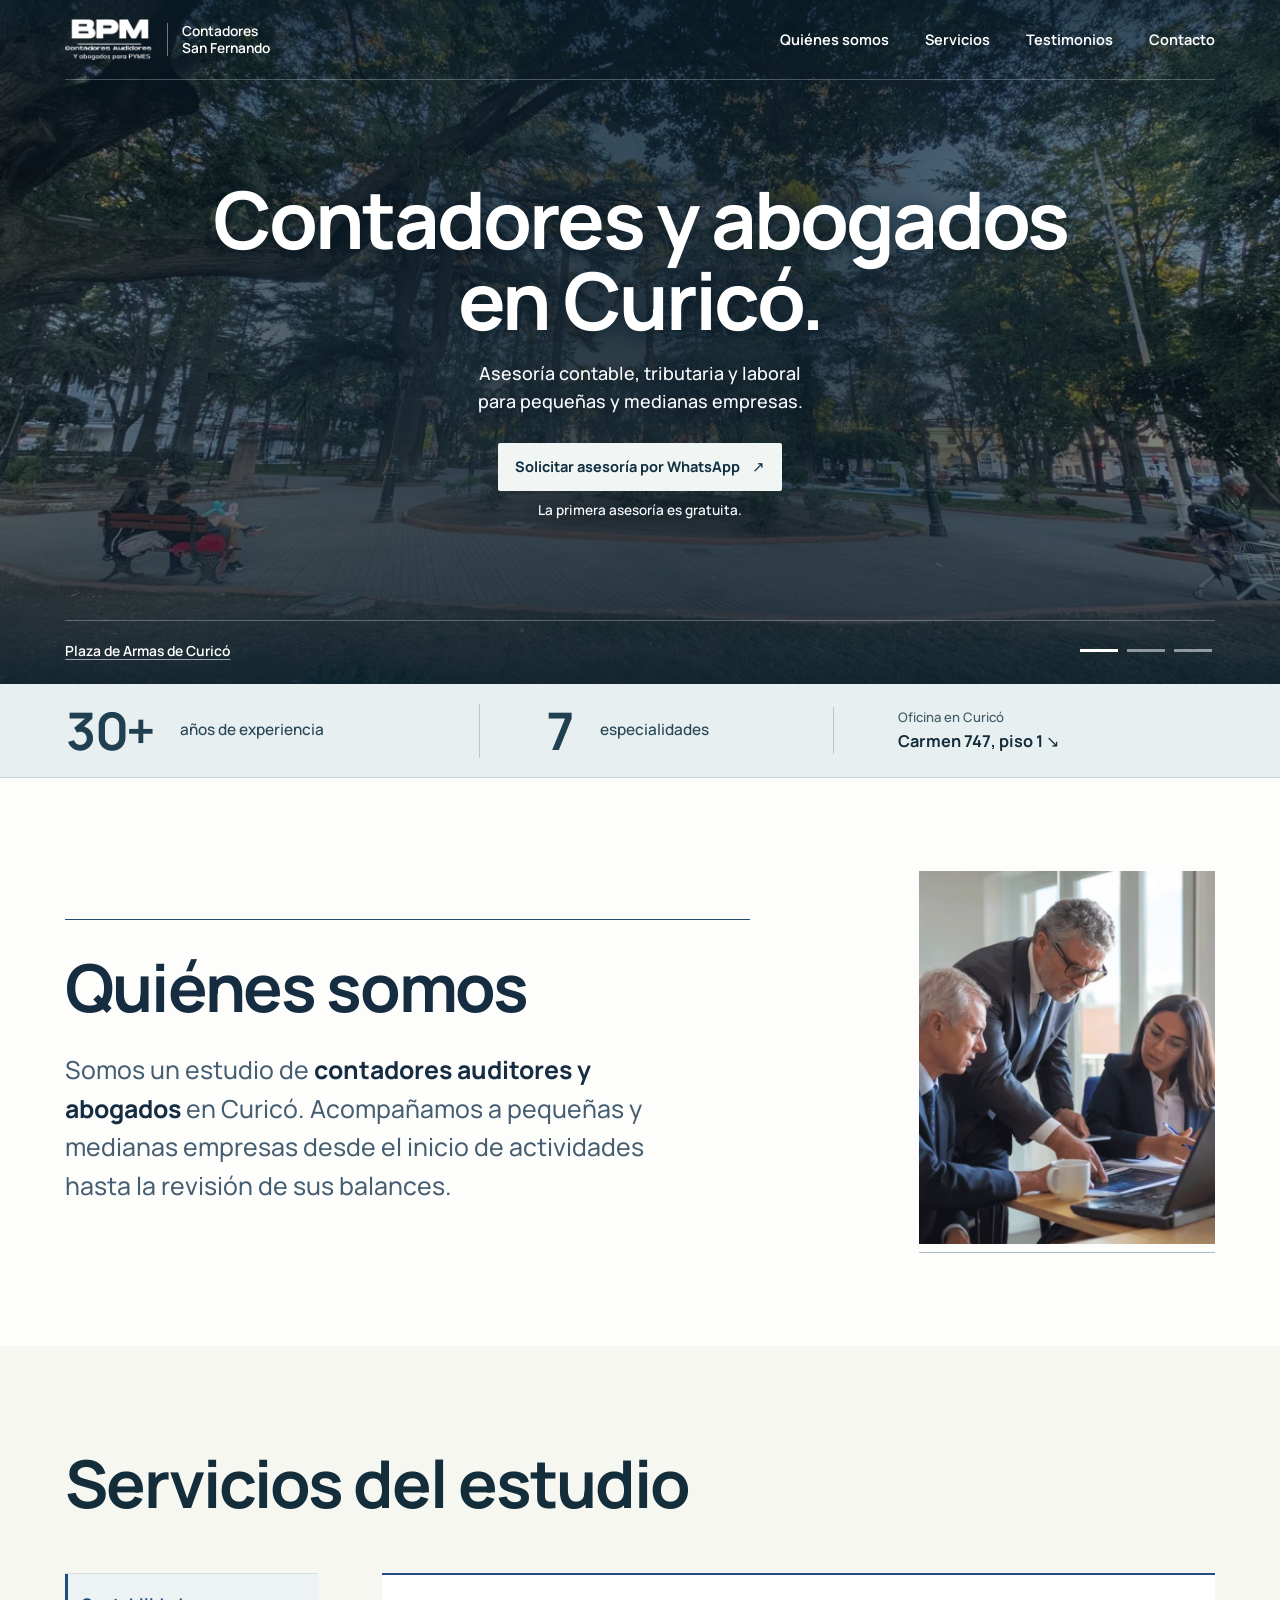
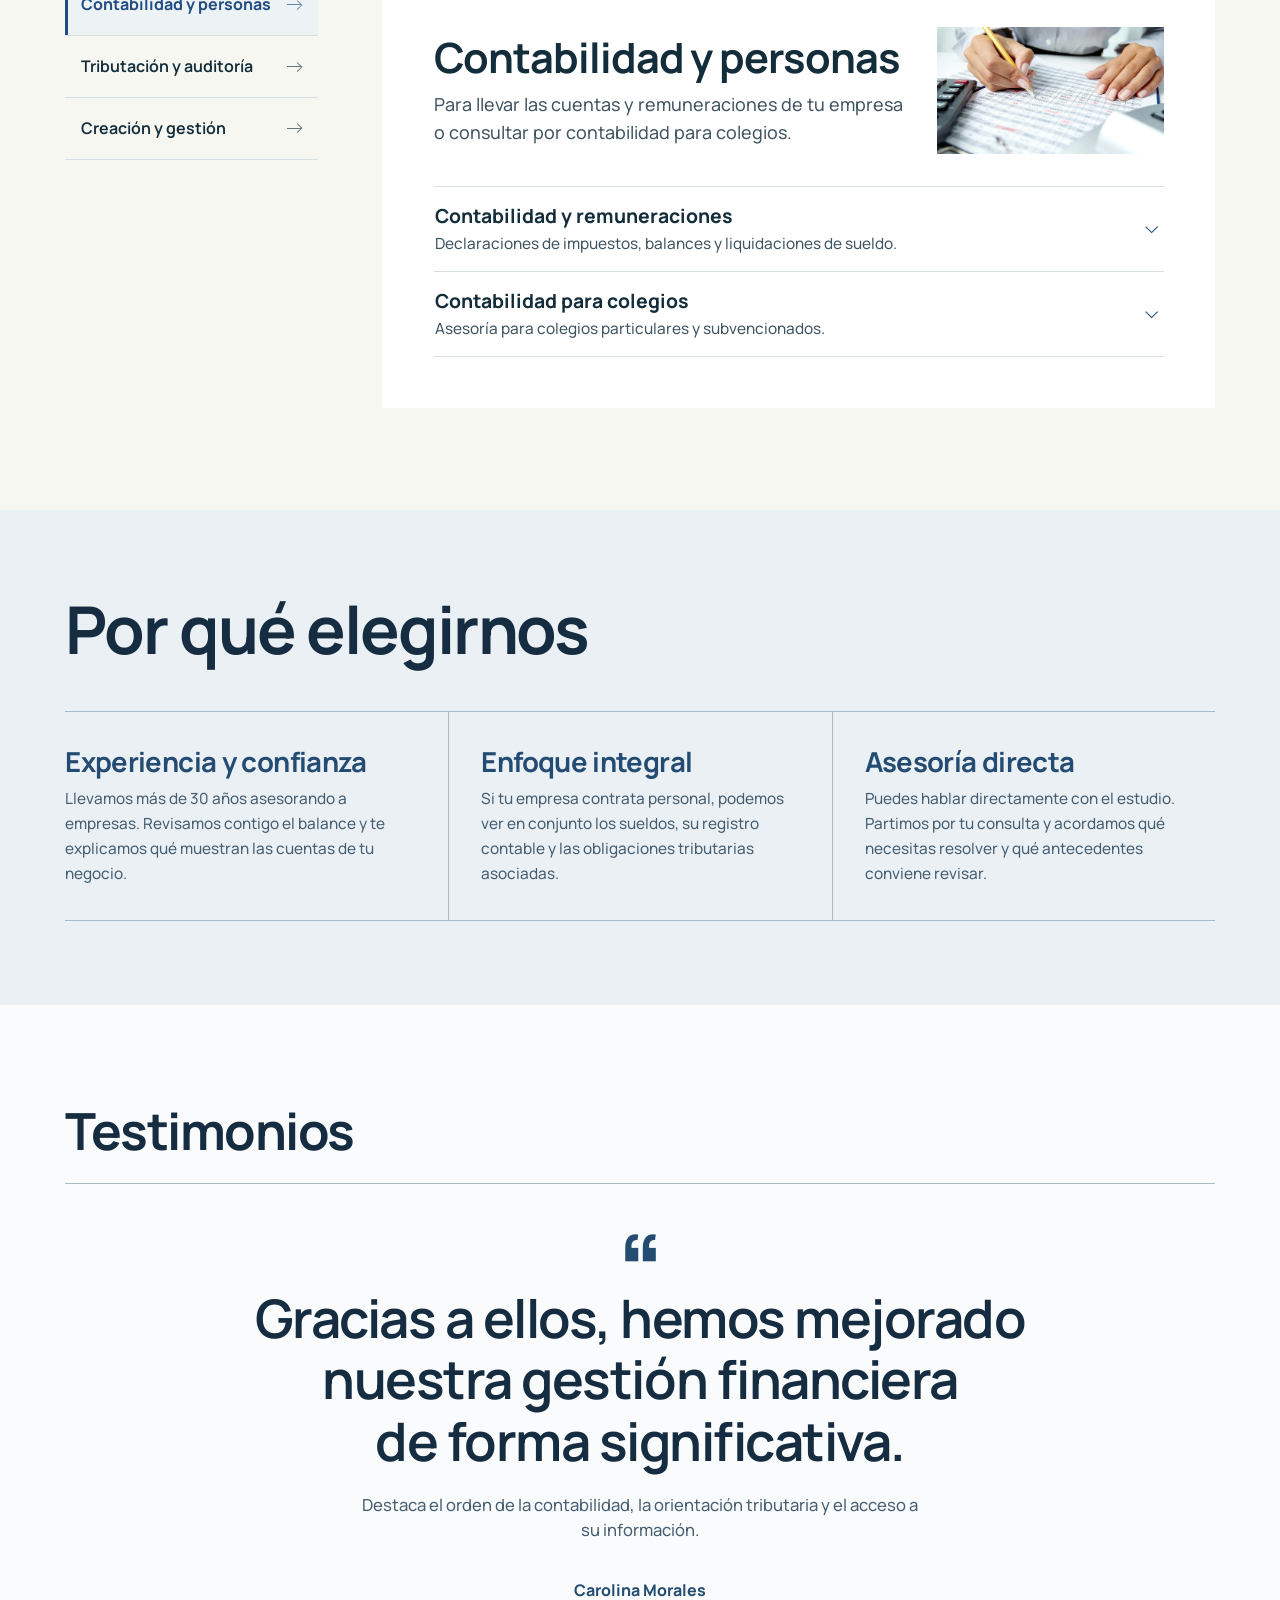
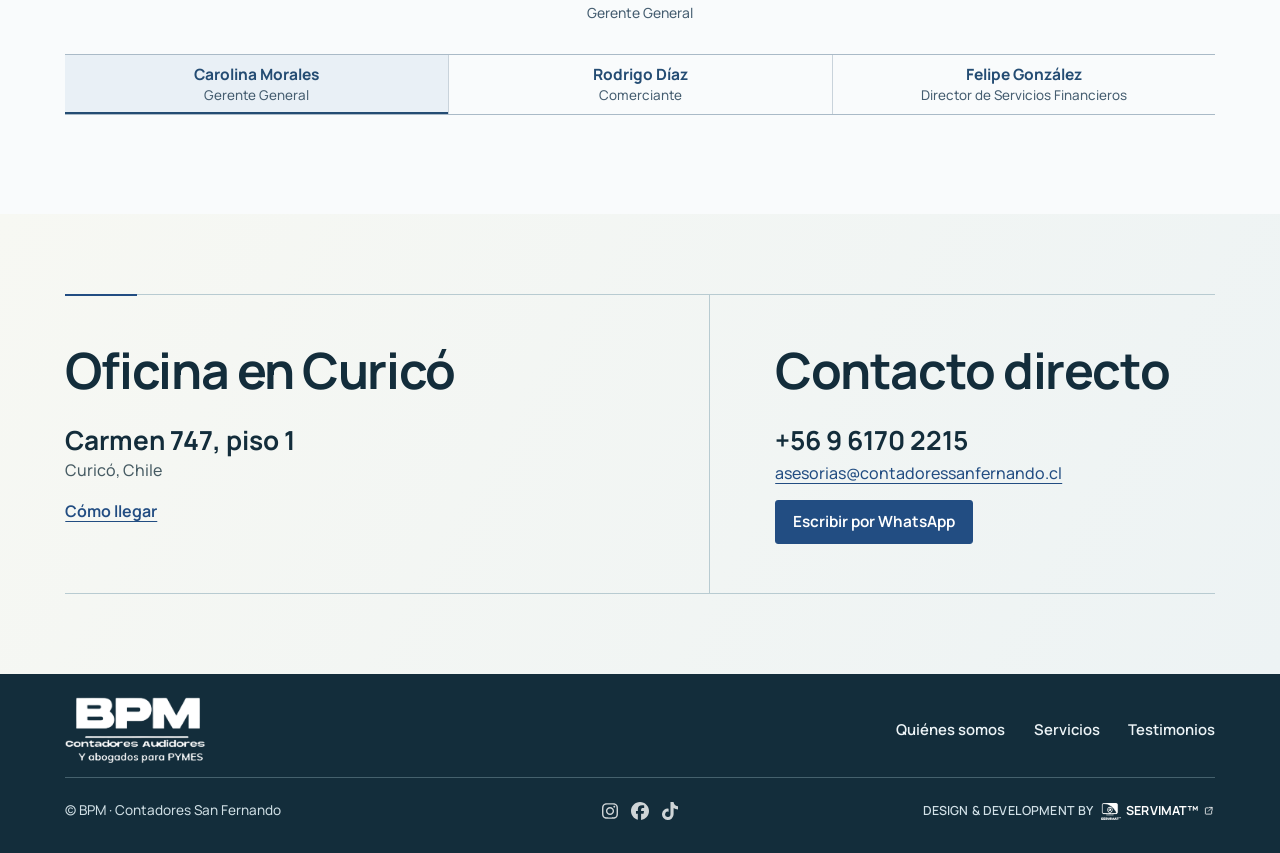
<file: panorama/index.html>
<!doctype html>
<html lang="es-CL">
<head>
  <meta charset="utf-8">
  <meta name="viewport" content="width=device-width, initial-scale=1">
  <meta name="theme-color" content="#172f3d">
  <meta name="description" content="BPM Contadores San Fernando. Contadores auditores y abogados en Curicó. Asesoría contable, tributaria y laboral para pequeñas y medianas empresas.">
  <title>BPM Contadores San Fernando · Estudio en Curicó</title>
  <link rel="icon" href="assets/icono.png" type="image/png">
  <link rel="stylesheet" href="panorama.css">
  <link rel="stylesheet" href="editorial.css">
  <link rel="stylesheet" href="servicios.css">
  <link rel="stylesheet" href="contacto.css">
  <script src="panorama.js" defer></script>
  <script src="servicios.js" defer></script>
  <script src="editorial.js" defer></script>
</head>
<body id="inicio">
  <a href="#contenido" class="saltar">Saltar al contenido</a>
  <header class="cabecera">
    <div class="interior mastil">
      <a class="marca" href="#inicio" aria-label="BPM Contadores San Fernando, inicio">
        <img src="assets/bpm.png" width="727" height="343" alt="BPM">
        <span>Contadores<br>San Fernando</span>
      </a>
      <button type="button" class="menu-conmutador" aria-expanded="false" aria-controls="nav-principal" hidden>Menú <span aria-hidden="true"></span></button>
      <nav aria-label="Navegación principal" id="nav-principal">
        <a href="#quienes-somos">Quiénes somos</a>
        <a href="#servicios">Servicios</a>
        <a href="#testimonios">Testimonios</a>
        <a href="#contacto">Contacto</a>
      </nav>
    </div>
  </header>
  <main id="contenido" tabindex="-1">
    <section class="panorama" aria-labelledby="titulo-inicio">
      <div class="panorama-fotos" aria-hidden="true">
        <img src="assets/curico.webp" width="1250" height="941" alt="" fetchpriority="high">
        <img src="assets/auditoria.webp" width="1500" height="999" alt="" hidden>
        <img src="assets/laboral.webp" width="1450" height="968" alt="" hidden>
      </div>
      <div class="portada-centro interior">
        <h1 id="titulo-inicio">Contadores y abogados<br>en Curicó.</h1>
        <p>Asesoría contable, tributaria y laboral para pequeñas y medianas empresas.</p>
        <a class="consulta-portada" href="https://wa.me/56961702215?text=Hola%2C%20quisiera%20coordinar%20una%20primera%20asesor%C3%ADa%20gratuita%20con%20BPM." aria-describedby="consulta-gratis" target="_blank" rel="noopener">Solicitar asesoría por WhatsApp <span aria-hidden="true">↗</span></a>
        <small id="consulta-gratis">La primera asesoría es gratuita.</small>
      </div>
      <div class="portada-datos-foto interior">
        <div class="panorama-texto">
          <a href="creditos.html" aria-label="Plaza de Armas de Curicó, autoría y licencia de la fotografía">Plaza de Armas de Curicó</a>
          <a href="#auditoria" aria-label="Ver servicio de auditoría financiera" hidden>Auditoría financiera</a>
          <a href="#contabilidad" aria-label="Ver servicio de gestión laboral" hidden>Gestión laboral</a>
        </div>
        <div class="panorama-indice" role="group" aria-label="Elegir imagen de portada" hidden>
          <button type="button" aria-label="Ver Plaza de Armas de Curicó" aria-current="true"></button>
          <button type="button" aria-label="Ver auditoría financiera"></button>
          <button type="button" aria-label="Ver gestión laboral"></button>
        </div>
      </div>
    </section>
    <div class="franja-estudio">
      <div class="interior cifras">
        <p><b aria-hidden="true"><span data-numero="30">30</span>+</b><span><span class="solo-lectura">Más de treinta </span>años de experiencia</span></p>
        <p><b aria-hidden="true"><span data-numero="7">7</span></b><span><span class="solo-lectura">Siete </span>especialidades</span></p>
        <a href="#estudio"><span>Oficina en Curicó</span><strong>Carmen 747, piso 1 <span aria-hidden="true">↘</span></strong></a>
      </div>
    </div>
    <section class="panorama-quienes" id="quienes-somos" aria-labelledby="panorama-quienes-titulo">
      <div class="interior panorama-quienes__pliego">
        <div class="panorama-quienes__texto">
          <h2 class="panorama-editorial-titulo" id="panorama-quienes-titulo">Quiénes somos</h2>
          <p>Somos un estudio de <strong>contadores auditores y abogados</strong> en Curicó. Acompañamos a pequeñas y medianas empresas desde el inicio de actividades hasta la revisión de sus balances.</p>
        </div>
        <figure class="panorama-quienes__foto">
          <img src="assets/estudio-asesoria.webp" alt="Tres profesionales revisan documentos en una mesa de trabajo" width="328" height="413" loading="lazy" decoding="async">
        </figure>
      </div>
    </section>
    <section class="pan-servicios" id="servicios" aria-labelledby="pan-servicios-titulo">
      <div class="interior">
        <h2 class="pan-servicios-titulo" id="pan-servicios-titulo">Servicios del estudio</h2>
        <div class="pan-servicios-indice">
          <nav class="pan-servicios-navegacion" aria-label="Familias de servicios">
            <ul>
              <li>
                <a href="#pan-familia-contabilidad">Contabilidad y personas<span aria-hidden="true"></span></a>
              </li>
              <li>
                <a href="#pan-familia-tributacion">Tributación y auditoría<span aria-hidden="true"></span></a>
              </li>
              <li>
                <a href="#pan-familia-creacion">Creación y gestión<span aria-hidden="true"></span></a>
              </li>
            </ul>
          </nav>
          <div class="pan-servicios-panel">
            <section class="pan-servicios-familia" id="pan-familia-contabilidad" aria-labelledby="pan-titulo-contabilidad">
              <header class="pan-servicios-familia-cabecera">
                <div>
                  <h3 id="pan-titulo-contabilidad">Contabilidad y personas</h3>
                  <p>Para llevar las cuentas y remuneraciones de tu empresa o consultar por contabilidad para colegios.</p>
                </div>
                <figure class="pan-servicios-familia-foto" aria-hidden="true">
                  <img src="assets/contabilidad.webp" width="1600" height="667" loading="lazy" decoding="async" alt="">
                </figure>
              </header>
              <details class="pan-servicios-ficha">
                <summary>
                  <span class="pan-servicios-nombre">Contabilidad y remuneraciones</span>
                  <span class="pan-servicios-resumen">Declaraciones de impuestos, balances y liquidaciones de sueldo.</span>
                </summary>
                <div class="pan-servicios-detalle" id="contabilidad" tabindex="-1">
                  <p>Llevamos la contabilidad externa de tu empresa y preparamos los informes para revisar sus cuentas. Si tienes trabajadores, también podemos encargarnos de sus remuneraciones.</p>
                  <ul>
                    <li>Declaraciones de impuestos y balance general.</li>
                    <li>Preparación de nóminas y liquidaciones de sueldo.</li>
                    <li>Asesoría en consultas contables y laborales.</li>
                  </ul>
                  <div class="pan-servicios-acciones">
                    <a class="pan-servicios-whatsapp" href="https://wa.me/56961702215?text=Hola%2C%20quisiera%20consultar%20por%20contabilidad%20y%20remuneraciones%20para%20mi%20empresa." target="_blank" rel="noopener" aria-label="Consultar por WhatsApp sobre contabilidad y remuneraciones">Consultar por WhatsApp <span aria-hidden="true">↗</span></a>
                  </div>
                </div>
              </details>
              <details class="pan-servicios-ficha">
                <summary>
                  <span class="pan-servicios-nombre">Contabilidad para colegios</span>
                  <span class="pan-servicios-resumen">Asesoría para colegios particulares y subvencionados.</span>
                </summary>
                <div class="pan-servicios-detalle" id="colegios" tabindex="-1">
                  <p>Cuéntanos qué necesita resolver tu establecimiento y a qué período corresponde la consulta. Así podemos conversar sobre el alcance de la asesoría.</p>
                  <ul>
                    <li>Colegios particulares.</li>
                    <li>Establecimientos subvencionados.</li>
                  </ul>
                  <div class="pan-servicios-acciones">
                    <a class="pan-servicios-whatsapp" href="https://wa.me/56961702215?text=Hola%2C%20quisiera%20consultar%20por%20asesor%C3%ADa%20contable%20para%20mi%20establecimiento." target="_blank" rel="noopener" aria-label="Consultar por WhatsApp sobre contabilidad para colegios">Consultar por WhatsApp <span aria-hidden="true">↗</span></a>
                  </div>
                </div>
              </details>
            </section>
            <section class="pan-servicios-familia" id="pan-familia-tributacion" aria-labelledby="pan-titulo-tributacion">
              <header class="pan-servicios-familia-cabecera">
                <div>
                  <h3 id="pan-titulo-tributacion">Tributación y auditoría</h3>
                  <p>Para responder a una citación del SII o revisar tus cuentas con una auditoría externa.</p>
                </div>
                <figure class="pan-servicios-familia-foto" aria-hidden="true">
                  <img src="assets/servicios-tributacion.webp" width="600" height="383" loading="lazy" decoding="async" alt="">
                </figure>
              </header>
              <details class="pan-servicios-ficha">
                <summary>
                  <span class="pan-servicios-nombre">Asesoría tributaria y legal</span>
                  <span class="pan-servicios-resumen">Orientación ante citaciones del SII y asuntos tributarios.</span>
                </summary>
                <div class="pan-servicios-detalle" id="tributaria" tabindex="-1">
                  <p>Revisamos contigo citaciones y situaciones tributarias pendientes. También asesoramos en gestiones de recuperación de IVA relacionadas con inversiones inmobiliarias cuando corresponde.</p>
                  <ul>
                    <li>Revisión de citaciones del Servicio de Impuestos Internos.</li>
                    <li>Gestiones para regularizar la situación tributaria de la empresa.</li>
                    <li>Asesoría legal en materias tributarias.</li>
                  </ul>
                  <div class="pan-servicios-acciones">
                    <a class="pan-servicios-whatsapp" href="https://wa.me/56961702215?text=Hola%2C%20quisiera%20consultar%20por%20asesor%C3%ADa%20tributaria%20y%20legal%20para%20mi%20empresa." target="_blank" rel="noopener" aria-label="Consultar por WhatsApp sobre asesoría tributaria y legal">Consultar por WhatsApp <span aria-hidden="true">↗</span></a>
                  </div>
                </div>
              </details>
              <details class="pan-servicios-ficha">
                <summary>
                  <span class="pan-servicios-nombre">Auditoría externa</span>
                  <span class="pan-servicios-resumen">Revisión independiente de cuentas y procesos contables.</span>
                </summary>
                <div class="pan-servicios-detalle" id="auditoria" tabindex="-1">
                  <p>El alcance de la auditoría depende de quién administra los fondos. Revisamos procesos contables y financieros de empresas y podemos centrarnos en los aportes de integrantes de un condominio o sindicato.</p>
                  <ul>
                    <li>Procesos contables y financieros de empresas.</li>
                    <li>Gastos comunes de edificios y condominios.</li>
                    <li>Gestión y pago de cuotas sindicales.</li>
                    <li>Informes de capacidad económica para contratistas.</li>
                  </ul>
                  <div class="pan-servicios-acciones">
                    <a class="pan-servicios-whatsapp" href="https://wa.me/56961702215?text=Hola%2C%20quisiera%20consultar%20por%20auditor%C3%ADa%20externa%20para%20mi%20organizaci%C3%B3n." target="_blank" rel="noopener" aria-label="Consultar por WhatsApp sobre auditoría externa">Consultar por WhatsApp <span aria-hidden="true">↗</span></a>
                  </div>
                </div>
              </details>
            </section>
            <section class="pan-servicios-familia" id="pan-familia-creacion" aria-labelledby="pan-titulo-creacion">
              <header class="pan-servicios-familia-cabecera">
                <div>
                  <h3 id="pan-titulo-creacion">Creación y gestión</h3>
                  <p>Para formalizar tu empresa, registrar una marca o contar con un domicilio tributario.</p>
                </div>
                <figure class="pan-servicios-familia-foto" aria-hidden="true">
                  <img src="assets/servicios-creacion.webp" width="600" height="400" loading="lazy" decoding="async" alt="">
                </figure>
              </header>
              <details class="pan-servicios-ficha">
                <summary>
                  <span class="pan-servicios-nombre">Constitución de nuevas empresas</span>
                  <span class="pan-servicios-resumen">Escritura de constitución e inicio de actividades.</span>
                </summary>
                <div class="pan-servicios-detalle" id="empresas" tabindex="-1">
                  <p>Te orientamos sobre qué trámites siguen en la formalización de tu empresa y te acompañamos desde la escritura hasta la puesta en marcha de la facturación electrónica.</p>
                  <ul>
                    <li>Escritura de constitución de la empresa.</li>
                    <li>Inicio de actividades ante el Servicio de Impuestos Internos.</li>
                    <li>Apoyo para emitir documentos tributarios electrónicos.</li>
                  </ul>
                  <div class="pan-servicios-acciones">
                    <a class="pan-servicios-whatsapp" href="https://wa.me/56961702215?text=Hola%2C%20quisiera%20consultar%20por%20la%20constituci%C3%B3n%20de%20una%20empresa." target="_blank" rel="noopener" aria-label="Consultar por WhatsApp sobre constitución de nuevas empresas">Consultar por WhatsApp <span aria-hidden="true">↗</span></a>
                  </div>
                </div>
              </details>
              <details class="pan-servicios-ficha">
                <summary>
                  <span class="pan-servicios-nombre">Registro de marcas y patentes</span>
                  <span class="pan-servicios-resumen">Preparación y seguimiento de solicitudes de registro.</span>
                </summary>
                <div class="pan-servicios-detalle" id="marcas" tabindex="-1">
                  <p>Revisamos la disponibilidad de la marca y acompañamos la solicitud. Para patentes, te ayudamos a preparar los antecedentes que requiere el trámite.</p>
                  <ul>
                    <li>Revisión de disponibilidad de marca.</li>
                    <li>Preparación y seguimiento de solicitudes de marca.</li>
                    <li>Apoyo documental para el registro de patentes.</li>
                  </ul>
                  <div class="pan-servicios-acciones">
                    <a class="pan-servicios-whatsapp" href="https://wa.me/56961702215?text=Hola%2C%20quisiera%20consultar%20por%20el%20registro%20de%20una%20marca%20o%20patente." target="_blank" rel="noopener" aria-label="Consultar por WhatsApp sobre registro de marcas y patentes">Consultar por WhatsApp <span aria-hidden="true">↗</span></a>
                  </div>
                </div>
              </details>
              <details class="pan-servicios-ficha">
                <summary>
                  <span class="pan-servicios-nombre">Oficina virtual</span>
                  <span class="pan-servicios-resumen">Domicilio comercial y tributario y recepción de correspondencia.</span>
                </summary>
                <div class="pan-servicios-detalle" id="oficina" tabindex="-1">
                  <p>Si tu empresa necesita una dirección para sus trámites y comunicaciones, consulta por el servicio de oficina virtual y sus modalidades de atención.</p>
                  <ul>
                    <li>Domicilio comercial y tributario.</li>
                    <li>Recepción de correspondencia y paquetería.</li>
                    <li>Atención telefónica para la empresa.</li>
                  </ul>
                  <div class="pan-servicios-acciones">
                    <a class="pan-servicios-whatsapp" href="https://wa.me/56961702215?text=Hola%2C%20quisiera%20consultar%20por%20oficina%20virtual%20y%20domicilio%20tributario." target="_blank" rel="noopener" aria-label="Consultar por WhatsApp sobre oficina virtual">Consultar por WhatsApp <span aria-hidden="true">↗</span></a>
                  </div>
                </div>
              </details>
            </section>
          </div>
        </div>
      </div>
    </section>
    <section class="panorama-motivos" id="por-que-elegirnos" aria-labelledby="panorama-motivos-titulo">
      <div class="interior">
        <h2 class="panorama-editorial-titulo" id="panorama-motivos-titulo">Por qué elegirnos</h2>
        <ul class="panorama-motivos__lista" role="list">
          <li>
            <h3>Experiencia y confianza</h3>
            <p>Llevamos más de 30 años asesorando a empresas. Revisamos contigo el balance y te explicamos qué muestran las cuentas de tu negocio.</p>
          </li>
          <li>
            <h3>Enfoque integral</h3>
            <p>Si tu empresa contrata personal, podemos ver en conjunto los sueldos, su registro contable y las obligaciones tributarias asociadas.</p>
          </li>
          <li>
            <h3>Asesoría directa</h3>
            <p>Puedes hablar directamente con el estudio. Partimos por tu consulta y acordamos qué necesitas resolver y qué antecedentes conviene revisar.</p>
          </li>
        </ul>
      </div>
    </section>
    <section class="panorama-testimonios" id="testimonios" aria-labelledby="panorama-testimonios-titulo">
      <div class="interior">
        <div class="panorama-testimonios__cabecera">
          <h2 class="panorama-editorial-titulo" id="panorama-testimonios-titulo">Testimonios</h2>
        </div>
        <div class="panorama-testimonios__lectura">
          <div class="panorama-testimonios__voces">
            <div class="panorama-testimonios__panel" id="panorama-voz-carolina">
              <figure class="panorama-testimonios__voz">
                <div class="panorama-testimonios__extracto">
                  <blockquote cite="https://contadoressanfernando.cl/#ct_heading-52883c0">
                    <p>Gracias a ellos, hemos mejorado nuestra gestión financiera de forma significativa.</p>
                  </blockquote>
                  <p class="panorama-testimonios__resumen">Destaca el orden de la contabilidad, la orientación tributaria y el acceso a su información.</p>
                </div>
                <figcaption><strong>Carolina Morales</strong><span>Gerente General</span></figcaption>
              </figure>
            </div>
            <div class="panorama-testimonios__panel" id="panorama-voz-rodrigo">
              <figure class="panorama-testimonios__voz">
                <div class="panorama-testimonios__extracto">
                  <blockquote cite="https://contadoressanfernando.cl/#ct_heading-52883c0">
                    <p>Su dedicación y profesionalismo se notan en cada consulta.</p>
                  </blockquote>
                  <p class="panorama-testimonios__resumen">Valora el apoyo para estructurar sus finanzas y entender sus obligaciones tributarias.</p>
                </div>
                <figcaption><strong>Rodrigo Díaz</strong><span>Comerciante</span></figcaption>
              </figure>
            </div>
            <div class="panorama-testimonios__panel" id="panorama-voz-felipe">
              <figure class="panorama-testimonios__voz">
                <div class="panorama-testimonios__extracto">
                  <blockquote cite="https://contadoressanfernando.cl/#ct_heading-52883c0">
                    <p>el proceso fue impecable</p>
                  </blockquote>
                  <p class="panorama-testimonios__resumen">Cuenta que BPM se encargó de la auditoría financiera y permitió a su equipo concentrarse en el negocio.</p>
                </div>
                <figcaption><strong>Felipe González</strong><span>Director de Servicios Financieros</span></figcaption>
              </figure>
            </div>
          </div>
          <div class="panorama-testimonios__autores" hidden>
            <button id="panorama-tab-carolina" type="button" aria-controls="panorama-voz-carolina"><strong>Carolina Morales</strong><span>Gerente General</span></button>
            <button id="panorama-tab-rodrigo" type="button" aria-controls="panorama-voz-rodrigo"><strong>Rodrigo Díaz</strong><span>Comerciante</span></button>
            <button id="panorama-tab-felipe" type="button" aria-controls="panorama-voz-felipe"><strong>Felipe González</strong><span>Director de Servicios Financieros</span></button>
          </div>
        </div>
      </div>
    </section>
    <section class="panorama-contacto" id="contacto" aria-label="Oficina y contacto">
      <div class="interior panorama-contacto__pliego">
        <section class="panorama-contacto__oficina" id="estudio" aria-labelledby="panorama-oficina-titulo">
          <h2 id="panorama-oficina-titulo">Oficina en Curicó</h2>
          <address>
            <strong>Carmen 747, piso 1</strong>
            <span>Curicó, Chile</span>
          </address>
          <a class="panorama-contacto__mapa" href="https://www.google.com/maps/search/?api=1&amp;query=Carmen%20747%2C%20Curic%C3%B3%2C%20Chile" target="_blank" rel="noopener noreferrer">Cómo llegar</a>
        </section>
        <section class="panorama-contacto__canales" aria-labelledby="panorama-contacto-titulo">
          <h2 id="panorama-contacto-titulo">Contacto directo</h2>
          <address>
            <a class="panorama-contacto__telefono" href="tel:+56961702215">+56 9 6170 2215</a>
            <a class="panorama-contacto__correo" href="mailto:asesorias@contadoressanfernando.cl">asesorias@contadoressanfernando.cl</a>
          </address>
          <a class="panorama-contacto__whatsapp" href="https://wa.me/56961702215?text=Hola%2C%20quisiera%20consultar%20por%20una%20asesor%C3%ADa." target="_blank" rel="noopener noreferrer">Escribir por WhatsApp</a>
        </section>
      </div>
    </section>
  </main>
  <footer class="panorama-pie" aria-label="Información de BPM y créditos">
    <div class="interior">
      <div class="panorama-pie__cabecera">
        <a class="panorama-pie__marca" href="#inicio" aria-label="BPM Contadores San Fernando, inicio">
          <img src="assets/bpm.png" width="727" height="343" loading="lazy" alt="BPM Contadores Auditores">
        </a>
        <nav class="panorama-pie__navegacion" aria-label="Enlaces del pie">
          <ul>
            <li><a href="#quienes-somos">Quiénes somos</a></li>
            <li><a href="#servicios">Servicios</a></li>
            <li><a href="#testimonios">Testimonios</a></li>
          </ul>
        </nav>
      </div>
      <div class="panorama-pie__interior">
        <p>© BPM · Contadores San Fernando</p>
        <ul class="panorama-pie__redes" aria-label="Redes sociales">
          <li><img src="assets/instagram.svg" width="20" height="20" loading="lazy" alt="Instagram"></li>
          <li><img src="assets/facebook.svg" width="20" height="20" loading="lazy" alt="Facebook"></li>
          <li><img src="assets/tiktok.svg" width="20" height="20" loading="lazy" alt="TikTok"></li>
        </ul>
        <a class="panorama-pie__credito" href="https://somosservimat.cl/" target="_blank" rel="noopener noreferrer" lang="en">
          <span>DESIGN &amp; DEVELOPMENT BY</span>
          <span class="panorama-pie__firma">
            <img src="assets/servimat.webp" width="120" height="98" loading="lazy" alt="">
            <span>SERVIMAT™</span>
            <svg width="14" height="14" viewBox="0 0 24 24" fill="none" stroke="currentColor" stroke-width="1.65" stroke-linecap="round" stroke-linejoin="round" aria-hidden="true" focusable="false">
              <path d="M13 5h6v6m0-6-8 8m7 0v5a1 1 0 0 1-1 1H6a1 1 0 0 1-1-1V7a1 1 0 0 1 1-1h5"/>
            </svg>
          </span>
        </a>
      </div>
    </div>
  </footer>
</body>
</html>
</file>
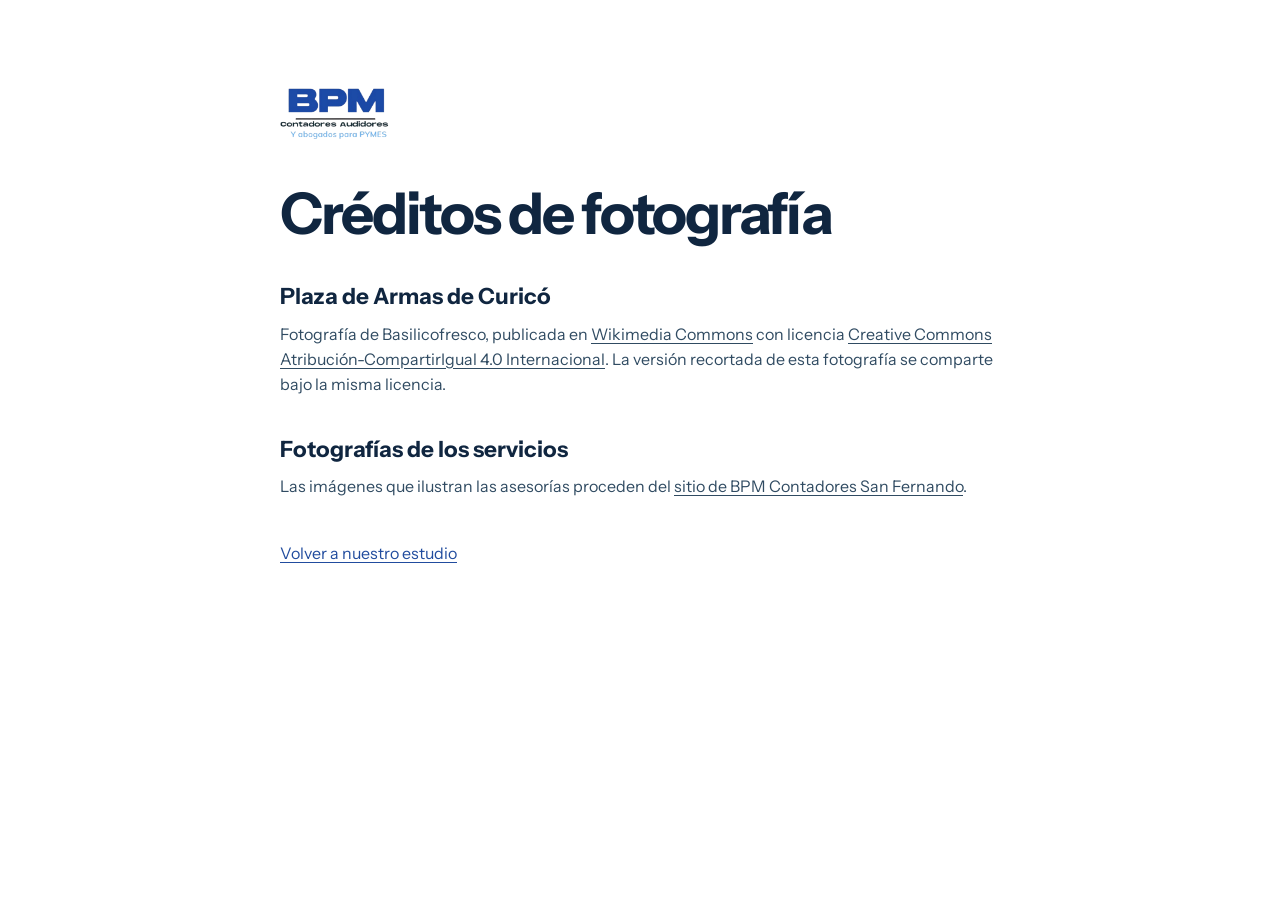
<file: institucional/creditos.html>
<!doctype html>
<html lang="es-CL">
<head>
  <meta charset="utf-8">
  <meta name="viewport" content="width=device-width, initial-scale=1">
  <title>Créditos de fotografía · BPM Contadores San Fernando</title>
  <link rel="icon" href="assets/icono.png" type="image/png">
  <link rel="stylesheet" href="assets/instrument-sans.css">
  <link rel="stylesheet" href="institucional.css">
  <style>
    main { max-width: 48rem; margin-inline: auto; padding: clamp(2rem,7vw,5.5rem) 1.5rem; }
    main img { width: 6.8rem; height: auto; margin-bottom: 2.8rem; }
    h1 { font-size: clamp(2.2rem,5vw,3.6rem); line-height: 1.04; letter-spacing: -.04em; }
    h2 { margin: 2.2rem 0 .5rem; font-size: 1.4rem; }
    p { color: #304b62; }
    .regresar { display: inline-block; margin-top: 2rem; padding-block: .65rem; color: var(--azul); }
  </style>
</head>
<body>
  <main>
    <a href="index.html" aria-label="Volver al inicio de BPM"><img src="assets/bpm.png" alt="BPM" width="727" height="343"></a>
    <h1>Créditos de fotografía</h1>
    <h2>Plaza de Armas de Curicó</h2>
    <p>Fotografía de Basilicofresco, publicada en <a href="https://commons.wikimedia.org/wiki/File:Plaza_de_Armas_de_Curic%C3%B3,_marzo_2026.jpg">Wikimedia Commons</a> con licencia <a href="https://creativecommons.org/licenses/by-sa/4.0/">Creative Commons Atribución-CompartirIgual 4.0 Internacional</a>. La versión recortada de esta fotografía se comparte bajo la misma licencia.</p>
    <h2>Fotografías de los servicios</h2>
    <p>Las imágenes que ilustran las asesorías proceden del <a href="https://contadoressanfernando.cl/">sitio de BPM Contadores San Fernando</a>.</p>
    <a class="regresar" href="index.html#estudio">Volver a nuestro estudio</a>
  </main>
</body>
</html>
</file>
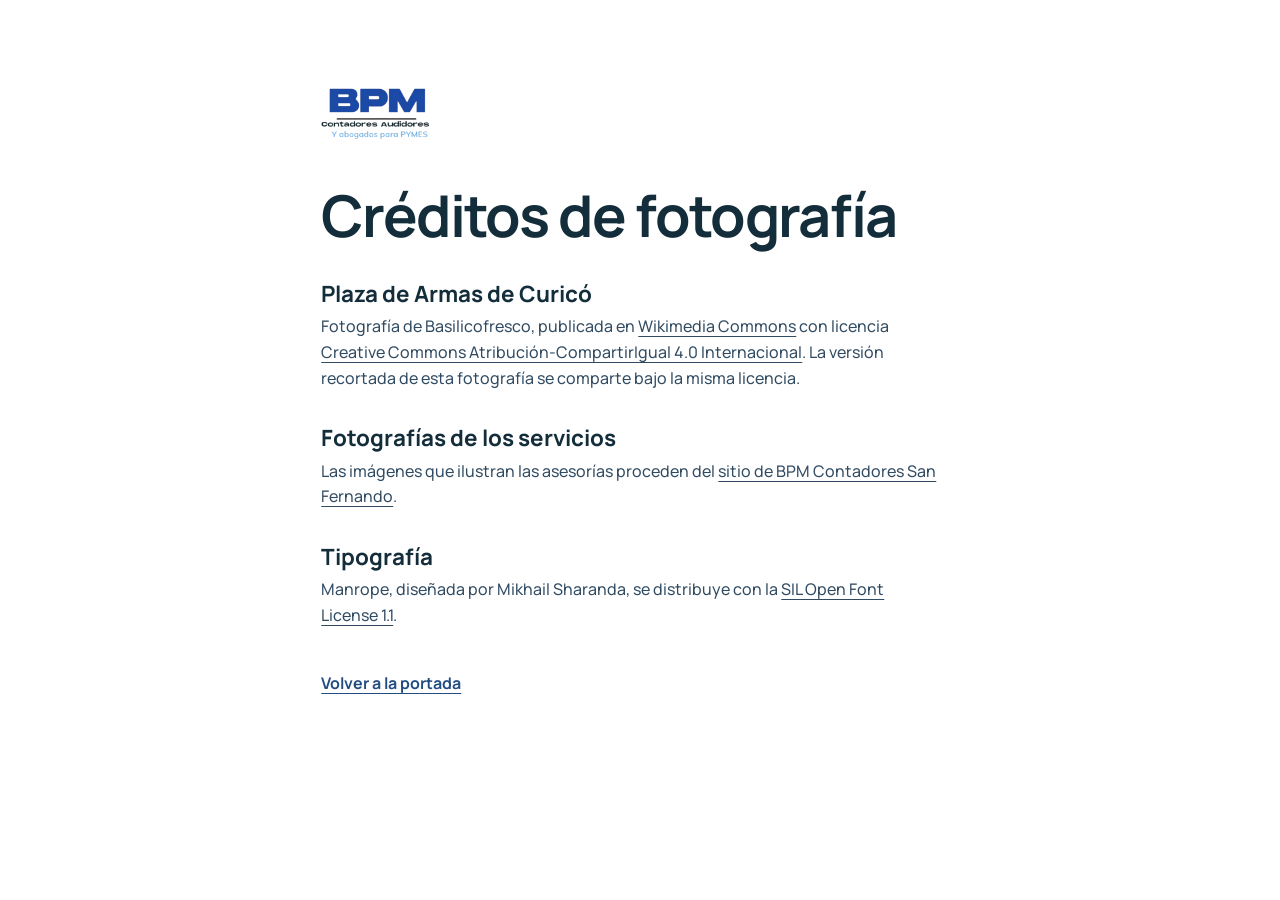
<file: panorama/creditos.html>
<!doctype html>
<html lang="es-CL">
<head>
  <meta charset="utf-8">
  <meta name="viewport" content="width=device-width, initial-scale=1">
  <title>Créditos de fotografía · BPM Contadores San Fernando</title>
  <link rel="icon" href="assets/icono.png" type="image/png">
  <link rel="stylesheet" href="panorama.css">
  <style>
    main { max-width: 48rem; margin-inline: auto; padding: clamp(2rem, 7vw, 5.5rem) var(--margen); }
    main img { width: 6.8rem; height: auto; margin-bottom: clamp(1.65rem, 4vw, 2.8rem); }
    h1 { font-size: clamp(2.1rem, 5vw, 3.6rem); font-weight: var(--peso-titulo); line-height: 1.09; letter-spacing: var(--espacio-titulo); }
    h2 { margin: 2rem 0 .4rem; font-size: clamp(1.15rem, 3vw, 1.4rem); font-weight: 720; line-height: 1.3; }
    p { max-width: 62ch; color: #304b62; }
    .regresar { display: inline-block; margin-top: 2rem; padding-block: .65rem; color: var(--azul); font-weight: 690; }
  </style>
</head>
<body>
  <main>
    <a href="index.html" aria-label="Volver al inicio de BPM"><img src="assets/bpm.png" alt="BPM" width="727" height="343"></a>
    <h1>Créditos de fotografía</h1>
    <h2>Plaza de Armas de Curicó</h2>
    <p>Fotografía de Basilicofresco, publicada en <a href="https://commons.wikimedia.org/wiki/File:Plaza_de_Armas_de_Curic%C3%B3,_marzo_2026.jpg">Wikimedia Commons</a> con licencia <a href="https://creativecommons.org/licenses/by-sa/4.0/">Creative Commons Atribución-CompartirIgual 4.0 Internacional</a>. La versión recortada de esta fotografía se comparte bajo la misma licencia.</p>
    <h2>Fotografías de los servicios</h2>
    <p>Las imágenes que ilustran las asesorías proceden del <a href="https://contadoressanfernando.cl/">sitio de BPM Contadores San Fernando</a>.</p>
    <h2>Tipografía</h2>
    <p>Manrope, diseñada por Mikhail Sharanda, se distribuye con la <a href="assets/OFL-Manrope.txt">SIL Open Font License 1.1</a>.</p>
    <a class="regresar" href="index.html#inicio">Volver a la portada</a>
  </main>
</body>
</html>
</file>
<file: clasico/clasico.css>
@font-face{font-family:Manrope;src:url('assets/manrope.woff2') format('woff2');font-weight:400 800;font-display:swap}
:root{
  --navy:#09172a;--navy-2:#102748;--ink:#12243b;--blue:#204c93;
  --ice:#c8dfff;--body:#44566a;--rule:#d9dde0;--paper:#f8f8f4;
  color-scheme:light;font:16px/1.55 Manrope,"Segoe UI",sans-serif;color:var(--ink);background:var(--paper)
}
*,*::before,*::after{box-sizing:border-box}
body,h1,h2,h3,p,figure{margin:0}
a{color:inherit}
button{color:inherit;font:inherit}
strong{font-weight:800}
em,i,cite,address{font-style:normal}
[hidden]{display:none!important}
:focus-visible{outline:3px solid #658dc1;outline-offset:4px}
img{display:block;max-width:100%}
.sr-only{position:absolute;width:1px;height:1px;padding:0;margin:-1px;overflow:hidden;clip-path:inset(50%);white-space:nowrap;border:0}
.wrap{width:min(100% - 104px,1280px);margin-inline:auto}
.skip-link{position:fixed;z-index:5;left:12px;top:8px;padding:12px;background:#fff;transform:translateY(-160%)}
.skip-link:focus{transform:none}
.header{z-index:2;position:relative;background:var(--navy);color:white;border-bottom:1px solid #ffffff25}
.header-inner{min-height:83px;display:flex;align-items:center;justify-content:space-between;gap:30px}
.brand{display:inline-flex;align-items:center;gap:15px;text-decoration:none}
.brand-mark{width:96px;padding:9px;background:#f6f8fb}
.brand-mark img{width:100%;height:auto}
.brand-name{line-height:1.21;font-weight:760;font-size:.90rem;white-space:nowrap}
.nav-actions{display:flex;align-items:center;gap:45px}
.nav{display:flex;align-items:center;gap:34px}
.nav a{color:#dce6f4;font-weight:670;text-decoration:none;font-size:.9rem;padding:12px 0}
.nav a:hover{color:white;text-decoration:underline;text-underline-offset:6px}
.button{display:inline-flex;align-items:center;justify-content:center;gap:21px;min-height:52px;padding:13px 19px;text-decoration:none;font-weight:800;font-size:.9rem;line-height:1.35;border:1px solid transparent;transition:background-color .18s,color .18s}
.button-outline{border-color:#7893b6;color:#f4f8ff}
.button-outline:hover{background:#213959}
.header .button{min-height:42px;padding:10px 14px;gap:17px;font-size:.83rem}
.button-solid{background:var(--ice);color:#0a2448}
.button-solid:hover{background:#f2f7ff}
.arrow{font-weight:650;font-size:1.15em;line-height:1;flex-shrink:0}
.hero{position:relative;isolation:isolate;overflow:clip;background:var(--navy);color:#fbfcff}
.hero-inner{position:relative;z-index:1;display:grid;align-content:center;min-height:578px;padding:58px 0 68px}
.hero-copy{width:min(100%,660px)}
.eyebrow{display:flex;align-items:center;gap:12px;font-size:.74rem;font-weight:800;letter-spacing:.131em;text-transform:uppercase}
.eyebrow::before{content:"";width:28px;height:1px;background:currentColor;opacity:.72}
.hero .eyebrow{color:#c1d5ef}
.hero h1{font-size:clamp(3.7rem,6.55vw,6.25rem);font-weight:770;letter-spacing:-.066em;line-height:.985;margin:22px 0 24px}
.hero h1 span{color:var(--ice)}
.hero p:not(.eyebrow){max-width:42ch;color:#d4e1f1;font-size:clamp(1.04rem,1.45vw,1.24rem);line-height:1.63}
.hero-actions{display:flex;align-items:center;gap:25px;flex-wrap:wrap;margin-top:29px}
.hero-secondary{display:inline-flex;align-items:center;min-height:48px;gap:9px;text-decoration:none;color:#e6eef9;font-size:.9rem;font-weight:740}
.hero-secondary:hover{text-decoration:underline;text-underline-offset:5px}
.hero-picture{position:absolute;z-index:0;inset:0 0 0 32%;margin:0}
.hero-picture img{width:100%;height:100%;object-fit:cover;object-position:53% 49%}
.hero-picture::after{content:"";position:absolute;inset:0;background:linear-gradient(90deg,#09172a 0%,#09172a 5%,#09172af5 13%,#09172a94 29%,#09172a18 45%,transparent 65%),linear-gradient(0deg,#09172a6b,transparent 34%)}
.hero-picture figcaption{position:absolute;z-index:1;bottom:13px;right:26px;color:#e9f0fb;background:#09172ad9;padding:3px 8px;font-size:.67rem;letter-spacing:.025em}
.fact-band{background:#edf2fa;border-bottom:1px solid #d2dce9}
.fact-inner{display:grid;grid-template-columns:1fr 1fr 1fr}
.fact{min-height:114px;display:flex;align-items:center;gap:18px}
.fact+.fact{border-left:1px solid #cfd9e7;padding-left:clamp(24px,3.4vw,49px)}
.fact strong{display:block;font-size:1.06rem;line-height:1.26}
.fact .large{font-size:clamp(2.5rem,4.2vw,4rem);line-height:.95;letter-spacing:-.09em;color:#21477e}
.fact p,.fact a{color:#415774;font-size:.9rem}
.fact a{text-underline-offset:4px}
.services{padding:clamp(54px,7vw,105px) 0}
.services-head{display:grid;grid-template-columns:.94fr 1fr;align-items:end;gap:40px;margin-bottom:33px}
.services .eyebrow,.study .eyebrow{color:var(--blue)}
h2{font-weight:790;font-size:clamp(2.4rem,4.4vw,4.45rem);line-height:1.02;letter-spacing:-.05em}
.services-head h2,.study h2{margin-top:10px}
.services-head h2{font-size:clamp(2.4rem,4.05vw,4.15rem)}
.services-head p:last-child{color:var(--body);max-width:44ch}
.service-ui{display:grid;grid-template-columns:.94fr 1fr;gap:40px;align-items:start}
.service-list{list-style:none;margin:0;padding:0;border-top:1px solid var(--rule)}
.service-row{border-bottom:1px solid var(--rule)}
.service-button{width:100%;display:grid;grid-template-columns:1fr auto;gap:16px;min-height:57px;align-items:center;text-align:left;padding:10px 12px 10px 4px;background:none;border:0;cursor:pointer;font-size:clamp(.93rem,1.25vw,1.14rem);font-weight:760;line-height:1.23}
.service-button:hover{background:#edf1f7}
.service-button[aria-current="true"]{color:#204a87;background:#e8eff9;box-shadow:inset 3px 0 0 #3561a1;padding-left:14px}
.detail{color:#f6f9ff;background:var(--navy-2);padding:34px 37px;min-height:300px}
.detail h3{font-size:clamp(1.67rem,3.15vw,3.15rem);font-weight:780;line-height:1.03;letter-spacing:-.045em;max-width:19ch}
.detail p{color:#dce7f6;font-size:1rem;line-height:1.63;max-width:50ch;margin-top:14px}
.detail ul{margin:18px 0 0;padding-left:20px;color:#dee9f8;font-size:.9rem}
.detail li+li{margin-top:3px}
.detail-actions{margin-top:25px;display:flex;align-items:center;flex-wrap:wrap;gap:16px 18px}
.detail .text-link{color:#e0edff}
.text-link{font-size:.9rem;font-weight:780;text-underline-offset:4px}
.text-link:hover{text-decoration-thickness:2px}
.study{background:#e9eff8;border-block:1px solid #d4dfec;padding:62px 0}
.study-inner{display:grid;grid-template-columns:.94fr 1fr;gap:40px;align-items:center}
.study p:last-child{max-width:58ch;color:var(--body);font-size:1.04rem}
.contact{padding:58px 0;background:var(--navy);color:#f8fbff}
.contact-inner{display:grid;grid-template-columns:.94fr 1fr;gap:40px;align-items:start}
.contact h2{font-size:clamp(2.05rem,4vw,3.85rem)}
.contact address{margin-top:14px;color:#d3e0f2;font-size:.95rem;word-break:normal;overflow-wrap:anywhere}
.contact address a{display:block;text-underline-offset:3px;width:fit-content}
.contact-actions{display:flex;gap:18px;flex-wrap:wrap;margin-top:18px}
@media(max-width:1100px){
  .wrap{width:calc(100% - 64px)}
  .nav-actions{gap:24px}
  .nav{gap:22px}
  .hero-inner{min-height:520px}
  .hero-picture{left:30%}
  .hero-picture img{object-position:52% 50%}
  .hero-picture::after{background:linear-gradient(90deg,#09172a 0%,#09172af3 14%,#09172ab8 33%,#09172a22 56%,transparent 75%),linear-gradient(0deg,#09172a70,transparent 35%)}
  .hero-copy{max-width:570px}
}
@media(max-width:679px){
  .wrap{width:calc(100% - 40px)}
  .header-inner{min-height:70px;gap:10px}
  .brand{gap:9px}
  .brand-mark{width:77px;padding:7px}
  .brand-name{font-size:.74rem}
  .header .button{gap:8px;padding-inline:10px;min-height:40px;font-size:.76rem}
  .nav{display:none}
  .hero-inner{min-height:0;padding:39px 0 22px}
  .hero h1{font-size:clamp(3rem,10.8vw,4.6rem);letter-spacing:-.061em;margin:16px 0}
  .hero p:not(.eyebrow){font-size:1rem;line-height:1.57}
  .hero-actions{margin-top:20px;gap:10px 17px}
  .button{min-height:47px;font-size:.83rem;gap:12px;padding:11px 13px}
  .hero-secondary{min-height:43px;font-size:.83rem}
  .hero-picture{position:relative;inset:auto;height:clamp(220px,54vw,385px)}
  .hero-picture img{object-position:56% 49%}
  .hero-picture::after{background:linear-gradient(180deg,#09172a 0%,#09172a59 18%,transparent 48%),linear-gradient(0deg,#09172a3d,transparent 25%)}
  .hero-picture figcaption{bottom:8px;right:13px}
  .fact-inner{grid-template-columns:.93fr 1fr}
  .fact{gap:9px;min-height:88px}
  .fact+.fact{padding-left:14px}
  .fact .large{font-size:2.45rem}
  .fact strong{font-size:.87rem}
  .fact p,.fact a{font-size:.77rem}
  .fact-phone{display:none}
  .services-head,.study-inner,.contact-inner{grid-template-columns:1fr;gap:14px}
  .services-head{margin-bottom:21px}
  .services-head p:last-child{font-size:.94rem}
  .service-ui{display:block}
  .service-button{min-height:55px}
  .detail{padding:21px 18px;min-height:0}
  .detail p{font-size:.94rem;margin-top:9px}
  .detail ul{margin-top:11px}
  .detail-actions{margin-top:18px}
  .study,.contact{padding:38px 0}
}
@media(max-width:370px){
  .wrap{width:calc(100% - 32px)}
  .hero h1{font-size:clamp(2.55rem,12vw,3rem)}
  .hero-actions{gap:4px 10px}
}
@media(prefers-reduced-motion:reduce){*,*::before,*::after{transition:none!important}}
</file>
<file: clasico/navegacion.css>
:root { scroll-padding-top: 96px; }
.header { position: sticky; top: 0; z-index: 5; }
.skip-link { z-index: 6; }
.menu-movil { display: none; }
.nav a { position: relative; }
.nav a::after { content: ""; position: absolute; inset: auto 0 5px; height: 2px; background: var(--ice); transform: scaleX(0); transform-origin: left; }
.nav a:is(:hover,:focus-visible,[aria-current]) { text-decoration: none; color: white; }
.nav a:is(:hover,:focus-visible,[aria-current])::after { transform: scaleX(1); }
.service-button { text-decoration: none; }
.service-button[aria-current] .arrow { color: var(--blue); }
.service-panels { min-width: 0; }
.service-panels .detail + .detail { margin-top: 14px; }
.service-ui[data-lista] .detail { margin-top: 0; }
.service-ui[data-lista] .detail:focus { outline: none; }
main:focus { outline: none; }
.services-head h2 { margin: 0; }
.fact .large { font-variant-numeric: tabular-nums; }
.contact .button { text-align: center; }

@media (min-width: 680px) and (max-width: 1100px) {
  :root { scroll-padding-top: 76px; }
  .header-inner { min-height: clamp(58px, 6vw, 76px); }
  .brand-mark { width: clamp(66px, 6.7vw, 90px); padding: 6px; }
  .brand-name { font-size: clamp(.74rem, 1.18vw, .9rem); }
  .nav a { font-size: .82rem; }
  .nav-actions { gap: clamp(16px, 2.5vw, 30px); }
  .nav { gap: clamp(12px, 2vw, 23px); }
  .hero-inner { min-height: clamp(310px, 40.2vw, 490px); padding-block: 38px 46px; }
  .hero h1 { font-size: 6.55vw; margin: 16px 0; }
  .hero-copy { width: 48%; min-width: 0; }
  .hero p:not(.eyebrow) { max-width: 37ch; font-size: clamp(.92rem, 1.45vw, 1.08rem); }
  .hero .eyebrow { font-size: .66rem; letter-spacing: .10em; }
  .hero-actions { gap: clamp(.6rem,1.6vw,1.3rem); margin-top: 17px; }
  .hero-actions .button { font-size: .81rem; min-height: 44px; padding: 10px 13px; gap: 10px; }
  .hero-secondary { min-height: 44px; font-size: .82rem; }
  .hero-picture { left: 32%; }
}
@media (max-width: 679px) {
  :root { scroll-padding-top: 80px; }
  .brand { flex-shrink: 0; }
  .nav-actions { gap: 13px; }
  .menu-movil:not([hidden]) { display: inline-flex; align-items: center; justify-content: center; gap: 6px; border: 0; background: transparent; font-size: .78rem; min-height: 44px; padding: 0 2px; cursor: pointer; }
  .menu-movil span { width: 13px; height: 6px; border-block: 1px solid; }
  .header[data-menu="abierto"] .nav { position: absolute; inset: 100% 0 auto; display: flex; flex-direction: column; align-items: stretch; gap: 0; padding: 5px 20px 13px; background: var(--navy); border-block: 1px solid #526077; }
  .header[data-menu="abierto"] .nav a { align-self: flex-start; min-height: 44px; }
  .header:not([data-menu]) .header-inner { flex-wrap: wrap; padding-block: 8px; }
  .header:not([data-menu]) .nav-actions { display: contents; }
  .header:not([data-menu]) .nav { display: flex; order: 1; width: 100%; flex-wrap: wrap; gap: 16px; }
  .service-row .detail { margin-bottom: .6rem; }
}
@media (max-width: 370px) {
  .header-inner { width: calc(100% - 24px); gap: 5px; }
  .brand-mark { width: 63px; padding: 6px; }
  .brand { gap: 6px; }
  .nav-actions { gap: 4px; }
  .menu-movil:not([hidden]) { width: 36px; gap: 0; font-size: 0; }
  .header .button { padding-inline: 8px; gap: 5px; }
}
@media (prefers-reduced-motion: no-preference) {
  :root { scroll-behavior: smooth; }
  .nav a::after { transition: transform .2s ease; }
}
</file>
<file: clasico/lectura.css>
.clasico-motivos,
.clasico-voces {
  padding-block: clamp(3.3rem, 7.35vw, 6.75rem);
}

.clasico-lectura-titulo {
  margin: 0;
  font-size: clamp(2.15rem, 4.5vw, 3.82rem);
  font-weight: 735;
  line-height: 1.08;
  letter-spacing: -.035em;
  text-wrap: balance;
}

.clasico-motivos {
  background: #edf2fa;
  color: #12243b;
}

.clasico-motivos__pliego {
  display: grid;
  grid-template-columns: minmax(0, .8fr) minmax(0, 1.65fr);
  gap: clamp(2rem, 7vw, 7rem);
  align-items: start;
}

.clasico-motivos .clasico-lectura-titulo {
  max-width: 10.5ch;
}

.clasico-motivos__lista {
  margin: 0;
  padding: 0;
  border-bottom: 1px solid #c2d0e2;
  list-style: none;
}

.clasico-motivos__lista li {
  display: grid;
  grid-template-columns: minmax(0, .85fr) minmax(0, 1.5fr);
  gap: .4rem clamp(1.05rem, 2.55vw, 2.7rem);
  padding-block: clamp(1rem, 2.3vw, 1.65rem);
  border-top: 1px solid #c2d0e2;
}

.clasico-motivos__lista h3 {
  color: #153866;
  font-size: clamp(1.11rem, 1.85vw, 1.57rem);
  font-weight: 735;
  line-height: 1.24;
  letter-spacing: -.02em;
}

.clasico-motivos__lista p {
  max-width: 46ch;
  color: #3d526b;
  font-size: clamp(.96rem, 1.3vw, 1.045rem);
  line-height: 1.64;
}

.clasico-voces {
  --voces-linea: #304760;
  --voces-claro: #c8dfff;
  background: #09172a;
  color: #f1f6fd;
}

.clasico-voces__lectura {
  margin-top: clamp(1.35rem, 3.25vw, 2.7rem);
  border-block: 1px solid var(--voces-linea);
}

.clasico-voces__lectura[data-activa] {
  display: grid;
  grid-template-columns: minmax(11rem, .55fr) minmax(0, 1.75fr);
}

.clasico-voces__lectura[data-activa] .clasico-voces__citas {
  display: grid;
  min-width: 0;
  grid-area: 1 / 2;
  border-inline-start: 1px solid var(--voces-linea);
}

.clasico-voces__lectura[data-activa] .clasico-voces__panel {
  display: grid;
  min-width: 0;
  grid-area: 1 / 1;
}

.clasico-voces__lectura[data-activa] .clasico-voces__panel:not([data-seleccionado]) {
  visibility: hidden;
}

.clasico-voces__lectura:not([data-activa]) .clasico-voces__panel + .clasico-voces__panel {
  border-top: 1px solid var(--voces-linea);
}

.clasico-voces__panel figure {
  display: grid;
  grid-template-rows: 1fr auto;
  gap: clamp(1rem, 2.35vw, 2rem);
  margin: 0;
  padding-block: clamp(1.55rem, 4.3vw, 3.65rem);
}

.clasico-voces__lectura[data-activa] figure {
  padding-inline: clamp(1.1rem, 4.5vw, 4.15rem);
}

.clasico-voces__extracto {
  align-self: center;
  min-width: 0;
}

.clasico-voces__extracto blockquote {
  max-width: 29ch;
  margin: 0;
  color: var(--voces-claro);
  font-size: clamp(1.73rem, 3.5vw, 3.15rem);
  font-weight: 670;
  line-height: 1.17;
  letter-spacing: -.029em;
  text-wrap: balance;
}

.clasico-voces__extracto > p {
  max-width: 52ch;
  margin-top: clamp(.7rem, 1.7vw, 1.25rem);
  color: #baccdf;
  font-size: clamp(.95rem, 1.3vw, 1.06rem);
  line-height: 1.6;
}

.clasico-voces__panel figcaption {
  display: grid;
  min-block-size: 2.9rem;
  align-content: start;
  gap: .12rem;
  font-size: .93rem;
  line-height: 1.35;
}

.clasico-voces__panel figcaption strong {
  color: #f1f6fd;
  font-weight: 735;
}

.clasico-voces__panel figcaption span {
  color: #acc3df;
  font-size: .84rem;
}

.clasico-voces__autores:not([hidden]) {
  display: grid;
  min-width: 0;
  grid-area: 1 / 1;
  align-content: center;
  gap: .35rem;
  padding: 1rem clamp(.8rem, 2.3vw, 1.65rem) 1rem 0;
}

.clasico-voces__autores button {
  position: relative;
  min-width: 0;
  min-height: 46px;
  padding: .5rem .75rem .5rem .92rem;
  border: 0;
  background: transparent;
  color: #c3d4e8;
  font: inherit;
  font-size: .97rem;
  font-weight: 680;
  line-height: 1.25;
  text-align: start;
  cursor: pointer;
}

.clasico-voces__autores button:is(:hover, [aria-selected="true"]) {
  background: #142945;
  color: #f2f7ff;
}

.clasico-voces__autores button[aria-selected="true"]::before {
  position: absolute;
  inset: 0 auto 0 0;
  width: 2px;
  background: var(--voces-claro);
  content: "";
}

.clasico-voces :is(button, .clasico-voces__citas):focus-visible {
  outline: 2px solid var(--voces-claro);
  outline-offset: -2px;
}

@media (max-width: 780px) {
  .clasico-motivos__pliego {
    grid-template-columns: minmax(0, 1fr);
    gap: 1.35rem;
  }
  .clasico-motivos .clasico-lectura-titulo { max-width: none; }
}

@media (max-width: 600px) {
  .clasico-motivos__lista li { grid-template-columns: minmax(0, 1fr); }
  .clasico-voces__lectura[data-activa] { grid-template-columns: minmax(0, 1fr); }
  .clasico-voces__lectura[data-activa] .clasico-voces__citas {
    grid-area: auto;
    border-inline-start: 0;
  }
  .clasico-voces__lectura[data-activa] figure { padding-inline: 0; }
  .clasico-voces__panel figcaption { min-block-size: 2.7rem; }
  .clasico-voces__autores:not([hidden]) {
    grid-template-columns: repeat(3, minmax(0, 1fr));
    grid-area: auto;
    gap: 0;
    padding: 0;
    border-top: 1px solid var(--voces-linea);
  }
  .clasico-voces__autores button {
    padding: .6rem .28rem;
    font-size: .82rem;
    text-align: center;
  }
  .clasico-voces__autores button + button { border-inline-start: 1px solid var(--voces-linea); }
  .clasico-voces__autores button[aria-selected="true"]::before {
    inset: auto 0 0;
    width: auto;
    height: 2px;
  }
}

@media (prefers-reduced-motion: no-preference) {
  .clasico-voces__autores button { transition: background-color 160ms ease-out, color 160ms ease-out; }
}

@media (forced-colors: active) {
  .clasico-voces__autores button[aria-selected="true"] { box-shadow: inset 0 0 0 1px Highlight; }
}
</file>
<file: clasico/pie.css>
.pie-clasico {
  --pie-clasico-linea: #465d78;
  --pie-clasico-claro: #f3f7ff;
  --pie-clasico-secundario: #cdd9eb;
  color: var(--pie-clasico-claro);
  background: var(--navy, #09172a);
  border-top: 1px solid var(--pie-clasico-linea);
}

.pie-clasico-superior {
  display: grid;
  grid-template-columns: auto minmax(0, 1fr) auto;
  align-items: center;
  gap: .65rem clamp(1.35rem, 3vw, 3rem);
  padding-block: clamp(1.35rem, 3vw, 2.2rem);
}

.pie-clasico-logotipo {
  display: inline-flex;
  align-items: center;
  min-height: 44px;
}

.pie-clasico-logotipo img {
  display: block;
  width: 7.2rem;
  height: auto;
  filter: brightness(0) invert(1);
}

.pie-clasico nav ul,
.pie-clasico-redes {
  display: flex;
  flex-wrap: wrap;
  align-items: center;
  gap: .25rem clamp(.9rem, 2.4vw, 1.7rem);
  margin: 0;
  padding: 0;
  list-style: none;
}

.pie-clasico nav ul { justify-content: center; }

.pie-clasico nav a {
  display: inline-flex;
  align-items: center;
  min-height: 44px;
  color: var(--pie-clasico-claro);
  font-size: .9rem;
  font-weight: 630;
  text-decoration: none;
}

.pie-clasico nav a:hover {
  color: var(--ice, #c8dfff);
  text-decoration: underline;
  text-underline-offset: .24em;
}

.pie-clasico-redes { gap: .82rem; }

.pie-clasico-redes img {
  display: block;
  width: 1.18rem;
  height: 1.18rem;
  object-fit: contain;
  filter: brightness(0) invert(1);
}

.pie-clasico-base {
  display: flex;
  flex-wrap: wrap;
  align-items: center;
  justify-content: space-between;
  gap: .2rem 1.6rem;
  padding-block: .72rem;
  border-top: 1px solid var(--pie-clasico-linea);
  color: var(--pie-clasico-secundario);
}

.pie-clasico-base p {
  margin: 0;
  font-size: .76rem;
}

.pie-clasico-credito,
.pie-clasico-servimat {
  display: inline-flex;
  align-items: center;
}

.pie-clasico-credito {
  flex-wrap: wrap;
  gap: .18rem .55rem;
  min-height: 44px;
  color: inherit;
  font-size: .68rem;
  letter-spacing: .018em;
  text-decoration: none;
}

.pie-clasico-servimat {
  gap: .34rem;
  color: var(--pie-clasico-claro);
  white-space: nowrap;
}

.pie-clasico-servimat img {
  display: block;
  width: 1.28rem;
  height: auto;
}

.pie-clasico-credito:hover .pie-clasico-servimat {
  text-decoration: underline;
  text-underline-offset: .24em;
}

.pie-clasico :focus-visible {
  outline: 2px solid var(--ice, #c8dfff);
  outline-offset: 4px;
}

@media (max-width: 42rem) {
  .pie-clasico-superior {
    grid-template-columns: minmax(0, 1fr) auto;
    padding-block: 1.1rem .65rem;
  }

  .pie-clasico nav { grid-area: 2 / 1 / auto / -1; }
  .pie-clasico nav ul { justify-content: flex-start; }

  .pie-clasico-base {
    align-items: flex-start;
    flex-direction: column;
    padding-block: .8rem .35rem;
  }
}
</file>
<file: indice/assets/plex.css>
/* latin */
@font-face {
  font-family: 'IBM Plex Sans';
  font-style: normal;
  font-weight: 400 700;
  font-stretch: 100%;
  font-display: swap;
  src: url([data-uri]) format('woff2');
  unicode-range: U+0000-00FF, U+0131, U+0152-0153, U+02BB-02BC, U+02C6, U+02DA, U+02DC, U+0304, U+0308, U+0329, U+2000-206F, U+20AC, U+2122, U+2191, U+2193, U+2212, U+2215, U+FEFF, U+FFFD;
}
</file>
<file: indice/indice.css>
:root {
  --tinta: #162a39;
  --azul: #174493;
  --azul-cubierta: #173f91;
  --linea: #c6d2da;
  --papel: #fff;
  --riel: clamp(11rem, 14.4vw, 15rem);
  --margen: clamp(1.25rem, 4.5vw, 5.5rem);
  color: var(--tinta);
  background: var(--papel);
  font-family: "IBM Plex Sans", Arial, sans-serif;
  font-synthesis: none;
  line-height: 1.55;
}
*, *::before, *::after { box-sizing: border-box; }
body, h1, h2, h3, p, figure, blockquote { margin: 0; }
img { display: block; max-width: 100%; }
button { font: inherit; cursor: pointer; }
a { color: inherit; text-underline-offset: .23em; }
address, em, i { font-style: normal; }
button:focus-visible, a:focus-visible, summary:focus-visible, [tabindex="0"]:focus-visible { outline: 3px solid #4284d7; outline-offset: 4px; }
[hidden] { display: none !important; }
::selection { background: #c2e1fa; color: #112b4b; }
.ancho { width: min(100% - 2 * var(--margen), 1160px); margin-inline: auto; }
.sr, .saltar:not(:focus) { position: absolute; width: 1px; height: 1px; clip-path: inset(50%); overflow: hidden; white-space: nowrap; }
.saltar:focus { position: fixed; inset: .5rem auto auto .5rem; z-index: 20; color: white; background: #102f61; padding: .65rem 1rem; }
main:focus { outline: 0; }
h2 { font-size: clamp(2.05rem, 4.05vw, 4.1rem); line-height: 1.06; letter-spacing: -.045em; font-weight: 580; }

.lateral {
  width: var(--riel); position: fixed; inset: 0 auto 0 0; z-index: 4; overflow-y: auto;
  display: flex; flex-direction: column; padding: clamp(1.4rem, 2.7vw, 3rem) clamp(1.1rem, 2.05vw, 2.15rem) 2rem;
  border-right: 1px solid var(--linea); background: #f8faf9;
}
.lateral-marca img { width: clamp(6.4rem, 8.7vw, 9rem); height: auto; }
.identidad { display: flex; flex-direction: column; align-items: flex-start; gap: .7rem; text-decoration: none; }
.identidad span { max-width: 13ch; font-size: .9rem; font-weight: 570; line-height: 1.22; }
.menu { display: none; color: var(--tinta); border: 0; background: none; }
.lateral nav { display: flex; flex-direction: column; align-items: flex-start; gap: .13rem; margin-block: clamp(2.5rem, 10vh, 7rem) 3rem; }
.lateral nav a { position: relative; display: flex; align-items: center; width: fit-content; min-height: 41px; font-size: clamp(.92rem, 1.12vw, 1.04rem); text-decoration: none; }
.lateral nav a::after { content: ""; position: absolute; inset: auto 0 5px; height: 2px; transform: scaleX(0); transform-origin: left; background: var(--azul); }
.lateral nav a:is([aria-current],:hover,:focus-visible)::after { transform: scaleX(1); }
.lateral nav a[aria-current] { color: var(--azul); font-weight: 640; }
.lateral-oficina { margin-top: auto; padding-top: .85rem; border-top: 1px solid var(--linea); line-height: 1.45; }
.lateral-oficina > span { display: block; color: #52606b; font-size: .78rem; }
.lateral-oficina a { min-height: 34px; display: inline-flex; align-items: center; gap: .25rem; color: var(--azul); font-size: .84rem; font-weight: 560; text-decoration: none; }
.lateral-oficina a:hover { text-decoration: underline; }
.pagina { margin-left: var(--riel); }

.cabecera-azul { isolation: isolate; position: relative; overflow: hidden; color: white; background: var(--azul-cubierta); }
.cabecera-azul::before {
  content: ""; position: absolute; z-index: -1; inset: 0 0 0 auto; width: 54%; pointer-events: none;
  background: repeating-linear-gradient(113deg, transparent 0 24px, #c4e5ff24 24px 25px);
  mask-image: linear-gradient(240deg, #000, transparent 64%);
}
.cubierta-texto { display: grid; grid-template-columns: 1.4fr 1fr; gap: clamp(1.1rem, 3.3vw, 4rem); align-items: end; padding-block: clamp(4.5rem,9.6vw,9rem) clamp(3rem,6.1vw,6rem); }
.cubierta h1 { font-size: clamp(4.15rem, 6.25vw, 7.4rem); font-weight: 560; line-height: .98; letter-spacing: -.062em; }
.cubierta-consulta { max-width: 34ch; }
.cubierta-consulta p { color: #f3f7ff; font-size: clamp(1.02rem,1.35vw,1.26rem); line-height: 1.47; }
.boton-claro { display: inline-flex; align-items: center; gap: 1.05rem; min-height: 45px; margin-top: 1.25rem; padding: .62rem 1rem; background: #fff; color: #173b7e; border-radius: 2px; font-size: .95rem; font-weight: 630; text-decoration: none; }
.boton-claro:hover { background: #dcecfb; }
.boton-claro span { font-size: 1.15em; }
.cubierta-consulta small { display: block; margin-top: .42rem; color: #e0eaff; font-size: .78rem; }
.cabecera-azul :focus-visible { outline-color: #accff7; }
.cubierta-franja { display: grid; grid-template-columns: 1.42fr 1fr; }
.carrete { min-width: 0; position: relative; background: #283d49; isolation: isolate; min-height: clamp(14rem, 21vw, 21rem); }
.carrete-fotos { position: absolute; z-index: -1; inset: 0; overflow: hidden; }
.carrete-fotos img { position: absolute; inset: 0; width: 100%; height: 100%; object-fit: cover; object-position: 52% 51%; }
.carrete-fotos img:nth-child(2) { object-position: 50% 61%; }
.carrete-fotos img:nth-child(3) { object-position: 50% 61%; }
.carrete[data-activa] img { opacity: 0; }
.carrete[data-activa] img[data-visible] { opacity: 1; }
.datos { position: relative; overflow: hidden; display: grid; align-content: end; grid-template-columns: 1.15fr 1fr; padding: clamp(1.4rem,3vw,3.5rem); background: #e6edf6; color: #173b74; }
.datos::before {
  content: ""; position: absolute; inset: 0 0 auto auto; width: 66%; height: 46%; pointer-events: none;
  background: repeating-linear-gradient(0deg, transparent 0 10px, #91a9c52e 10px 11px);
  clip-path: polygon(0 0, 100% 0, 100% 100%);
}
.datos p { display: flex; flex-direction: column; justify-content: end; gap: .35rem; padding-top: .8rem; border-top: 1px solid #849bb7; }
.datos p + p { padding-left: 12%; }
.datos b { font-size: clamp(3rem,4.7vw,5.1rem); font-weight: 480; letter-spacing: -.068em; font-variant-numeric: lining-nums tabular-nums; line-height: 1; }
.datos p > span { font-size: clamp(.84rem,1vw,1rem); line-height: 1.35; }

.contacto { padding-block: clamp(3rem,6.5vw,7rem); }
.contacto h2 { margin-bottom: 1.8rem; }
.direccionario { display: grid; grid-template-columns: 1fr 1fr; gap: 2rem; border-top: 2px solid var(--tinta); }
.direccionario > div { padding-top: 1.25rem; }
.direccionario h3 { font-size: 1rem; font-weight: 620; margin-bottom: .6rem; }
.direccionario address { color: #3e515b; margin-bottom: .4rem; }
.direccionario a { display: block; width: fit-content; padding-block: .36rem; color: var(--azul); overflow-wrap: anywhere; }
.direccionario a:hover { text-decoration-thickness: 2px; }
.direccionario .telefono { font-weight: 550; font-size: clamp(1.5rem,2.2vw,2.25rem); text-decoration: none; line-height: 1.15; }
.whatsapp { margin-top: .5rem; font-weight: 600; }
.pie { background: var(--azul-cubierta); color: #f3f7ff; }
.pie :focus-visible { outline-color: #c7e1ff; }
.pie-superior, .pie-base { display: flex; align-items: center; justify-content: space-between; gap: 1.4rem; }
.pie-superior { padding-block: 1.8rem; }
.pie-marca img { width: 6.3rem; height: auto; filter: brightness(0) invert(1); }
.pie nav, .pie ul { display: flex; align-items: center; flex-wrap: wrap; gap: 1rem; }
.pie nav a { text-decoration: none; font-size: .85rem; padding-block: .5rem; }
.pie nav a:hover { text-decoration: underline; }
.pie ul { padding: 0; margin: 0; list-style: none; }
.pie ul img { filter: brightness(0) invert(1); }
.pie-base { border-top: 1px solid #86a4d4; padding-block: .95rem; color: #dce8fb; font-size: .76rem; }
.pie-base a { display: inline-flex;align-items: center;gap: .38rem;min-height: 36px;text-decoration: none; font-size: .63rem; }
.pie-base a:hover { text-decoration: underline; }
.pie-base a img { width: 1.2rem; height: auto; }

@media (min-width: 1600px) {
  .cubierta-texto { gap: 5rem; }
}
@media (max-width: 940px) {
  :root { scroll-padding-top: 4.6rem; }
  .lateral { position: sticky; top: 0; width: auto; padding: 0 var(--margen); border: 0; border-bottom: 1px solid var(--linea); overflow: visible; }
  .lateral-marca { min-height: 4.2rem; display: flex; align-items: center; justify-content: space-between; }
  .lateral-marca img { width: 4.65rem; }
  .identidad { flex-direction: row; align-items: center; gap: .8rem; }
  .identidad span { font-size: .78rem; }
  .menu { display: inline-flex; align-items: center; gap: .65rem; min-height: 44px; font-size: .94rem; font-weight: 550; }
  .menu span { display: block; width: 1.2rem; height: .5rem; border-block: 2px solid var(--azul); }
  .lateral nav { flex-direction: row; flex-wrap: wrap; gap: .1rem 1rem; margin: 0; }
  .lateral[data-menu] nav { display: none; }
  .lateral[data-menu="abierto"] nav { position: absolute; inset: 100% 0 auto; display: grid; grid-template-columns: repeat(2,minmax(0,1fr)); padding: .55rem var(--margen) 1rem; background: #f8faf9; border-bottom: 1px solid var(--linea); }
  .lateral-oficina { display: none; }
  .pagina { margin: 0; }
}
@media (max-width: 670px) {
  .cubierta-texto { grid-template-columns: 1fr; padding-block: clamp(2.5rem,9vw,3.4rem) 2rem; gap: 1.25rem; }
  .cubierta h1 { font-size: clamp(3.1rem,11.6vw,4.7rem); }
  .cubierta-consulta { max-width: 42ch; }
  .cubierta-consulta p { font-size: 1rem; }
  .boton-claro { margin-top: .9rem; }
  .cubierta-franja { display: block; }
  .carrete { min-height: clamp(10rem,41vw,15.8rem); }
  .datos { padding: 1.05rem var(--margen); align-items: center; grid-template-columns: 1.12fr 1fr; }
  .datos::before { display: none; }
  .datos p { padding: 0; border: 0; flex-direction: row; align-items: center; justify-content: flex-start; gap: .6rem; }
  .datos p + p { padding-left: .9rem; border-left: 1px solid #9cafc5; }
  .datos b { font-size: clamp(2.05rem,6.7vw,3.1rem); }
  .datos p > span { max-width: 10ch; }
  .direccionario { grid-template-columns: 1fr; gap: 1.15rem; }
  .direccionario > div + div { border-top: 1px solid var(--linea); }
  .pie-superior { display: grid; grid-template-columns: 1fr auto; gap: .7rem; }
  .pie nav { grid-column: 1/-1; grid-row: 2; }
  .pie ul { gap: .65rem; }
  .pie-base { align-items: flex-start; flex-direction: column; gap: 0; }
}
@media (prefers-reduced-motion: no-preference) {
  :root { scroll-behavior: smooth; }
  .lateral nav a::after { transition: transform .18s ease; }
  .carrete-fotos img { transition: opacity .7s ease-in-out; }
}
</file>
<file: indice/secciones.css>
.indice-quienes {
  padding-block: clamp(2.65rem, 5.6vw, 5.35rem);
  background: var(--papel, #f6f8f9);
  color: var(--tinta, #172d41);
}
.indice-quienes__registro {
  display: grid;
  grid-template-columns: minmax(0, .8fr) minmax(0, 1.68fr) minmax(8rem, .51fr);
  align-items: start;
  gap: clamp(.95rem, 2.5vw, 2.7rem);
  padding-block: clamp(1.4rem, 2.9vw, 2.85rem);
  border-block: 1px solid var(--linea, #c9d4df);
}
.indice-quienes h2,
.indice-motivos h2,
.indice-testimonios h2 {
  margin: 0;
  font-size: clamp(2.15rem, 4vw, 3.85rem);
  font-weight: 660;
  line-height: 1.04;
  letter-spacing: -.023em;
  text-wrap: balance;
}
.indice-quienes__registro > p {
  max-width: 38ch;
  margin: 0;
  padding-inline-start: clamp(.8rem, 1.65vw, 1.55rem);
  border-inline-start: 2px solid var(--azul, #254d95);
  font-size: clamp(1.11rem, 1.88vw, 1.54rem);
  line-height: 1.55;
  text-wrap: pretty;
}
.indice-quienes__registro strong { color: var(--azul, #254d95); }
.indice-quienes__registro > a {
  align-self: end;
  justify-self: start;
  color: var(--azul, #254d95);
  font-weight: 645;
  line-height: 1.4;
  text-underline-offset: .22em;
}

.indice-motivos {
  padding-block: clamp(3rem, 6.15vw, 6.1rem);
  background: #fff;
  color: var(--tinta, #172d41);
}
.indice-motivos__pliego {
  display: grid;
  grid-template-columns: minmax(0, .8fr) minmax(0, 1.9fr);
  gap: clamp(1.3rem, 5.3vw, 5.5rem);
  align-items: start;
}
.indice-motivos h2 { max-width: 10ch; }
.indice-motivos__lista {
  --margen-hitos: clamp(2.3rem, 4vw, 3.6rem);
  position: relative;
  margin: 0;
  padding: 0 0 0 var(--margen-hitos);
  border-block: 1px solid var(--linea, #c9d4df);
  background: linear-gradient(to right, #eef3fa 0 var(--margen-hitos), transparent var(--margen-hitos));
  list-style: none;
}
.indice-motivos__lista::before {
  position: absolute;
  inset: 0 auto 0 calc(var(--margen-hitos) / 2);
  width: 1px;
  background: #9bb0cf;
  content: "";
}
.indice-motivos__lista li {
  position: relative;
  display: grid;
  grid-template-columns: minmax(0, .82fr) minmax(0, 1.72fr);
  gap: .5rem clamp(.9rem, 1.85vw, 1.8rem);
  align-items: baseline;
  padding: clamp(.95rem, 2.2vw, 1.55rem) clamp(.9rem, 2.2vw, 1.55rem);
}
.indice-motivos__lista li + li { border-top: 1px solid var(--linea, #c9d4df); }
.indice-motivos__lista li::before {
  position: absolute;
  top: 50%;
  inset-inline-start: calc(-1 * var(--margen-hitos) / 2);
  width: .6rem;
  height: .6rem;
  transform: translate(-50%, -50%);
  border: 1px solid #eef3fa;
  background: var(--azul, #254d95);
  box-shadow: 0 0 0 1px #9bb0cf;
  content: "";
}
.indice-motivos__lista h3 {
  margin: 0;
  color: var(--azul, #254d95);
  font-size: clamp(1.05rem, 1.65vw, 1.43rem);
  font-weight: 680;
  line-height: 1.18;
  text-wrap: balance;
}
.indice-motivos__lista p {
  max-width: 53ch;
  margin: 0;
  color: #344c61;
  line-height: 1.6;
  text-wrap: pretty;
}

.indice-testimonios {
  --indice-regla-azul: #bfd5f760;
  padding-block: clamp(3rem, 5.8vw, 5.85rem);
  background: #193e7a;
  color: #f7fbff;
}
.indice-testimonios__cabecera {
  padding-bottom: clamp(1.05rem, 2vw, 1.85rem);
  border-bottom: 1px solid var(--indice-regla-azul);
}
.indice-testimonios__marcas {
  display: flex;
  align-items: center;
  gap: 5px;
  margin-top: .36rem;
}
.indice-testimonios__marcas button {
  position: relative;
  min-height: 44px;
  width: 44px;
  padding: 0;
  border: 0;
  background: transparent;
  color: #f7fbff;
  font: inherit;
  font-size: .85rem;
}
.indice-testimonios__marcas button::before,
.indice-testimonios__marcas button span {
  position: absolute;
  inset: calc(50% - 2px) 0 auto;
  height: 3px;
}
.indice-testimonios__marcas button::before { content: ""; background: #7896c0; }
.indice-testimonios__marcas button[aria-current]::before { background: #aec8eb; }
.indice-testimonios__marcas button span { background: #fff; transform: scaleX(0); transform-origin: left center; }
.indice-testimonios__marcas button[aria-current] span { transform: scaleX(1); }
.indice-testimonios__estado {
  position: absolute;
  width: 1px;
  height: 1px;
  overflow: hidden;
  clip-path: inset(50%);
  white-space: nowrap;
}
.indice-testimonios__voces[data-activo] { display: grid; }
.indice-testimonios__voces[data-activo] > figure { grid-area: 1 / 1; }
.indice-testimonios__voz[aria-hidden="true"] { visibility: hidden; }
.indice-testimonios__voz {
  display: grid;
  grid-template-columns: minmax(0, 1fr) minmax(12rem, .36fr);
  gap: 1.6rem clamp(1.7rem, 5.8vw, 5.5rem);
  align-items: center;
  margin: 0;
  padding-block: clamp(1.6rem, 3.6vw, 3.45rem);
  border-bottom: 1px solid var(--indice-regla-azul);
}
.indice-testimonios__voz figcaption {
  display: grid;
  gap: .28rem;
  padding: .72rem 0 .72rem 1.18rem;
  border-inline-start: 1px solid #adcaf4aa;
}
.indice-testimonios__voz figcaption strong {
  font-size: clamp(1.02rem, 1.6vw, 1.36rem);
  font-weight: 680;
  line-height: 1.16;
}
.indice-testimonios__voz figcaption span {
  color: #dce9ff;
  font-size: .91rem;
  line-height: 1.28;
}
.indice-testimonios blockquote {
  max-width: 30ch;
  margin: 0;
  color: #fff;
  font-size: clamp(1.62rem, 3.5vw, 3.25rem);
  font-weight: 580;
  line-height: 1.12;
  letter-spacing: -.02em;
}
.indice-testimonios blockquote p { margin: 0; font: inherit; color: inherit; text-wrap: pretty; }
.indice-testimonios__resumen {
  max-width: 58ch;
  margin: clamp(.65rem, 1.65vw, 1.4rem) 0 0;
  color: #e0eaff;
  line-height: 1.55;
}
.indice-testimonios button:focus-visible { outline: 2px solid #e0edff; outline-offset: 3px; }

@media (max-width: 950px) {
  .indice-quienes__registro { grid-template-columns: minmax(0, .83fr) minmax(0, 1.7fr); }
  .indice-quienes__registro > a { grid-column: 2; }
}
@media (max-width: 680px) {
  .indice-quienes__registro,
  .indice-motivos__pliego { grid-template-columns: minmax(0, 1fr); }
  .indice-quienes__registro > a { grid-column: 1; }
  .indice-motivos h2 { max-width: none; }
  .indice-motivos__lista li { grid-template-columns: minmax(0, 1fr); }
  .indice-testimonios__voz { grid-template-columns: minmax(0, 1fr); }
  .indice-testimonios__voz figcaption { padding-block: .45rem; padding-inline-start: .85rem; }
}
</file>
<file: indice/servicios.css>
.indice-servicios {
  --servicios-indigo: var(--azul, #224daf);
  --servicios-tinta: var(--tinta, #172537);
  --servicios-linea: var(--linea, #d5dae2);
  --servicios-papel: var(--papel, #fff);
  --servicios-superficie: #f2f5fb;
  --servicios-secundario: #4d5b6c;
  --servicios-columnas: minmax(0, 1.65fr) minmax(9.5rem, .78fr) 2.35rem;
  --servicios-borde: clamp(.75rem, 1.85vw, 1.55rem);
  --servicios-espacio: clamp(.75rem, 2vw, 1.75rem);
  padding-block: clamp(3rem, 7vw, 6.35rem);
  color: var(--servicios-tinta);
  background: var(--servicios-papel);
}

.indice-servicios h2 {
  margin: 0 0 clamp(1.25rem, 3vw, 2.4rem);
}

.indice-servicios-registro {
  border-top: 2px solid var(--servicios-indigo);
}

.indice-servicios-columnas,
.indice-servicios-fila summary {
  display: grid;
  grid-template-columns: var(--servicios-columnas);
  gap: var(--servicios-espacio);
  align-items: stretch;
  padding-inline: var(--servicios-borde);
}

.indice-servicios-columnas {
  min-height: 2.65rem;
  border-bottom: 1px solid var(--servicios-tinta);
  color: var(--servicios-secundario);
  font-size: .88rem;
  font-weight: 650;
}

.indice-servicios-columnas span,
.indice-servicios-nombre,
.indice-servicios-area {
  display: flex;
  align-items: center;
}

.indice-servicios-columnas span:nth-child(2),
.indice-servicios-area {
  padding-left: var(--servicios-espacio);
  border-left: 1px solid var(--servicios-linea);
}

.indice-servicios-fila {
  border-bottom: 1px solid var(--servicios-linea);
}

.indice-servicios-fila summary {
  min-height: 4.25rem;
  color: var(--servicios-tinta);
  list-style: none;
  cursor: pointer;
}

.indice-servicios-fila summary::-webkit-details-marker { display: none; }

.indice-servicios-fila summary:hover,
.indice-servicios-fila[open] summary {
  color: var(--servicios-indigo);
  background: var(--servicios-superficie);
}

.indice-servicios-fila:has(.indice-servicios-ficha:target) summary {
  box-shadow: inset 3px 0 var(--servicios-indigo);
}

.indice-servicios-nombre {
  min-width: 0;
  padding-block: .78rem;
  font-size: clamp(1.02rem, 1.75vw, 1.25rem);
  font-weight: 720;
  line-height: 1.28;
  overflow-wrap: anywhere;
  text-wrap: pretty;
}

.indice-servicios-area {
  min-width: 0;
  padding-block: .78rem;
  color: var(--servicios-secundario);
  font-size: .93rem;
  font-weight: 560;
  line-height: 1.35;
  overflow-wrap: anywhere;
}

.indice-servicios-indicador {
  display: block;
  align-self: center;
  justify-self: end;
  width: 1.85rem;
  height: 1.85rem;
  border: 1px solid var(--servicios-linea);
  color: var(--servicios-indigo);
  background:
    linear-gradient(currentColor, currentColor) center / .75rem 1px no-repeat,
    linear-gradient(currentColor, currentColor) center / 1px .75rem no-repeat;
}

.indice-servicios-fila[open] .indice-servicios-indicador {
  border-color: var(--servicios-indigo);
  background-size: .75rem 1px, 0 0;
}

.indice-servicios-ficha {
  display: grid;
  grid-template-columns: minmax(0, 1.65fr) minmax(0, 1fr);
  gap: clamp(1.1rem, 4vw, 3.25rem);
  padding: clamp(1.14rem, 2.65vw, 2.2rem) var(--servicios-borde);
  border-top: 1px solid var(--servicios-linea);
  background: var(--servicios-superficie);
  font-size: 1rem;
  line-height: 1.62;
  scroll-margin-top: 5.35rem;
}

.indice-servicios-texto p {
  max-width: 64ch;
  margin: 0;
  text-wrap: pretty;
}

.indice-servicios-texto .indice-servicios-resumen {
  margin-bottom: .55rem;
  font-weight: 690;
}

.indice-servicios-alcance ul {
  margin: 0;
  padding-left: 1.16rem;
  font-size: .95rem;
}

.indice-servicios-alcance li + li { margin-top: .25rem; }
.indice-servicios-alcance li::marker { color: var(--servicios-indigo); }
.indice-servicios-acciones { margin-top: .85rem; }

.indice-servicios-whatsapp {
  display: inline-flex;
  align-items: center;
  justify-content: center;
  gap: .57rem;
  min-height: 44px;
  padding: .54rem .92rem;
  border: 1px solid var(--servicios-indigo);
  color: #fff;
  background: var(--servicios-indigo);
  font-size: .91rem;
  font-weight: 680;
  line-height: 1.34;
  text-decoration: none;
}

.indice-servicios-whatsapp:hover {
  color: var(--servicios-indigo);
  background: var(--servicios-papel);
}

.indice-servicios :is(a, summary, .indice-servicios-ficha):focus-visible {
  outline: 2px solid var(--servicios-indigo);
  outline-offset: 3px;
}

.indice-servicios :is(summary, .indice-servicios-ficha):focus-visible { outline-offset: -3px; }

@media (max-width: 39rem) {
  .indice-servicios-columnas { display: none; }

  .indice-servicios-fila summary {
    grid-template-columns: minmax(0, 1fr) 2rem;
    grid-template-areas: "nombre indicador" "area indicador";
    align-content: center;
    gap: .21rem .7rem;
    min-height: 4.75rem;
    padding-block: .65rem;
  }

  .indice-servicios-nombre {
    grid-area: nombre;
    padding-block: 0;
  }

  .indice-servicios-area {
    grid-area: area;
    padding: 0;
    border-left: 0;
    font-size: .86rem;
  }

  .indice-servicios-indicador { grid-area: indicador; }
  .indice-servicios-ficha { grid-template-columns: minmax(0, 1fr); }
}

@media (forced-colors: active) {
  .indice-servicios-fila:has(.indice-servicios-ficha:target) summary { border-left: 3px solid Highlight; }
  .indice-servicios-indicador { background: none; color: LinkText; text-align: center; }
  .indice-servicios-indicador::before { content: "+"; }
  .indice-servicios-fila[open] .indice-servicios-indicador::before { content: "−"; }
}
</file>
<file: institucional/assets/instrument-sans.css>
/* Instrument Sans. Licencia en OFL-Instrument-Sans.txt. */
@font-face {
  font-family: "Instrument Sans";
  src: url("[data-uri]") format("woff2");
  font-weight: 400 700;
  font-style: normal;
  font-display: swap;
}
</file>
<file: institucional/institucional.css>
:root {
  --tinta: #102640;
  --azul: #214c9e;
  --papel: #f8f6ef;
  --linea: #d5dce1;
  --margen: clamp(1.15rem, 5vw, 5.5rem);
  --margen-portada: clamp(1.15rem, 4.375vw, 3.5rem);
  --alto-cabecera: 5rem;
  font-family: "Instrument Sans", Arial, sans-serif;
  font-synthesis: none;
  color: var(--tinta);
  background: white;
  scroll-padding-top: calc(var(--alto-cabecera) + .65rem);
}
*, *::before, *::after { box-sizing: border-box; }
body { margin: 0; line-height: 1.55; }
h1, h2, h3, p, figure { margin: 0; }
button, input { font: inherit; }
button { cursor: pointer; }
button[hidden], [hidden] { display: none !important; }
a { color: inherit; text-underline-offset: .2em; }
img { display: block; max-width: 100%; }
address { font-style: normal; }
::selection { color: #102b50; background: #d5e6f9; }
:focus-visible { outline: 3px solid #3277c7; outline-offset: 4px; }
main:focus { outline: none; }
.contenedor { width: min(1240px, calc(100% - 2 * var(--margen))); margin-inline: auto; }
.solo-lectura { position: absolute; width: 1px; height: 1px; overflow: hidden; clip-path: inset(50%); white-space: nowrap; }
.saltar { position: fixed; top: .5rem; left: .5rem; z-index: 12; transform: translateY(-180%); padding: .65rem 1rem; background: #fff; color: var(--azul); }
.saltar:focus-visible { transform: none; }
.cabecera { position: sticky; top: 0; z-index: 10; background: white; border-bottom: 1px solid var(--linea); }
.cabecera-interior { min-height: var(--alto-cabecera); display: flex; align-items: center; justify-content: space-between; gap: 1.4rem; }
.cabecera-interior, .franja-interior { width: min(1240px, calc(100% - 2 * var(--margen-portada))); }
.identidad { display: inline-flex; align-items: center; gap: .9rem; text-decoration: none; flex: none; }
.identidad img { width: clamp(4.7rem,6.8vw,6.25rem); height: auto; }
.identidad span { border-inline-start: 1px solid #b6c4d2; padding-left: .9rem; font-size: .93rem; color: #1b344d; letter-spacing: -.01em; font-weight: 580; line-height: 1.18; }
.navegacion { display: flex; align-items: center; justify-content: center; gap: clamp(1.2rem,2.6vw,2.6rem); }
.navegacion a { position: relative; display: inline-flex; align-items: center; min-height: 44px; font-size: .95rem; font-weight: 520; text-decoration: none; }
.navegacion a:is(:hover,:focus-visible,[aria-current]) { color: var(--azul); }
.navegacion a::after { content: ""; position: absolute; bottom: 4px; left: 0; width: 100%; height: 3px; border-radius: 2px; background: currentColor; transform: scaleX(0); transform-origin: left; }
.navegacion a:is(:hover,:focus-visible,[aria-current])::after { transform: scaleX(1); }
.navegacion a[aria-current]::after { transition: none; }
.menu-conmutador { display: none; }
.portada {
  display: grid;
  grid-template-columns: minmax(0, .95fr) minmax(0, 1.05fr);
  grid-template-areas: "titular foto" "cifras cifras";
  background: var(--papel);
}
.portada-titular {
  grid-area: titular;
  display: flex;
  flex-direction: column;
  justify-content: center;
  align-items: flex-start;
  gap: 1.5rem;
  min-height: 31.25rem;
  padding: 3.25rem clamp(1.5rem, 2.65vw, 2.125rem) 3.25rem max(var(--margen-portada), calc((100vw - 1240px) / 2));
}
.portada-titular h1 { font-size: clamp(3rem, 4.65vw, 4rem); line-height: 1.04; font-weight: 560; letter-spacing: -.034em; }
.portada-intro { max-width: 40ch; }
.portada-intro p { margin: 0; color: #405365; font-size: 1.0625rem; line-height: 1.5; }
.boton-asesoria { display: inline-flex; align-items: center; justify-content: space-between; gap: 1.55rem; min-height: 47px; margin-top: 1.25rem; padding: .67rem 1.05rem; border: 1px solid transparent; border-radius: .22rem; background: var(--azul); color: white; text-decoration: none; font-size: .95rem; font-weight: 600; }
.boton-asesoria:hover { background: #153877; }
.boton-asesoria span { font-size: 1.12rem; line-height: 1; }
.portada-intro .nota-asesoria { margin-top: .55rem; color: #475b6e; font-size: .8125rem; line-height: 1.4; }
.panorama { grid-area: foto; display: grid; grid-template-rows: minmax(0, 1fr) auto; min-width: 0; background: #193e7c; color: white; isolation: isolate; }
.panorama-fotos { min-width: 0; min-height: 0; position: relative; overflow: hidden; }
.panorama-fotos img { position: absolute; width: 100%; height: 100%; object-fit: cover; object-position: 50% 52%; }
.panorama-fotos img:first-child { object-position: 55% 42%; }
.panorama[data-lista] .panorama-fotos img { opacity: 0; }
.panorama[data-lista] .panorama-fotos img[aria-hidden="false"] { opacity: 1; }
.panorama-fotos img:nth-child(2) { object-position: 50% 64%; }
.panorama-fotos img:nth-child(3) { object-position: 50% 55%; }
.panorama-ficha {
  display: flex;
  justify-content: space-between;
  align-items: center;
  gap: .75rem;
  position: relative;
  min-height: 5rem;
  padding: .875rem clamp(1.1rem,3.6vw,2.875rem) .875rem clamp(1.1rem,2.2vw,1.75rem);
  background: #1d4484;
}
.panorama-ficha::after { content: ""; pointer-events: none; position: absolute; inset: 0 0 0 auto; width: 40%; background: repeating-linear-gradient(116deg, transparent 0 18px,#bed2f31b 18px 19px,transparent 19px 30px); mask-image: linear-gradient(to left, black, transparent); }
.panorama-texto, .panorama-pasos { position: relative; z-index: 1; }
.panorama-texto h2 { font-size: clamp(1.15rem,1.8vw,1.4375rem); font-weight: 520; letter-spacing: -.035em; line-height: 1.1; }
.panorama-texto a { display: inline-flex; align-items: center; gap: .5rem; min-height: 25px; color: #edf4ff; font-size: .8125rem; font-weight: 520; }
.panorama-ficha :focus-visible { outline-color: #e5f3ff; }
.panorama-pasos { display: flex; flex: none; width: 8.625rem; }
.panorama-indice { flex: 1; display: flex; gap: 5px; }
.panorama-pasos button { padding: 0; border: 0; min-height: 44px; color: white; background: transparent; }
.panorama-indice button { flex: 1; position: relative; }
.panorama-indice button::before, .panorama-indice i { position: absolute; inset: calc(50% - 1.5px) 0 auto; height: 3px; background: #ffffff55; }
.panorama-indice button::before { content: ""; }
.panorama-indice i { display: block; background: white; transform-origin: left; transform: scaleX(0); }
.panorama-indice button[aria-current]::before { background: #ffffffa1; }
.panorama-indice button:hover::before { background: white; }
.quienes { padding-block: clamp(3.6rem,7.5vw,7rem); background: #fff; }
.quienes-interior { display: grid; grid-template-columns: minmax(11rem,.85fr) minmax(0,2fr); column-gap: 5vw; align-items: baseline; }
.quienes h2 { font-size: clamp(1.35rem,2.1vw,2.1rem); letter-spacing: -.035em; color: #244f8f; font-weight: 590; }
.quienes-presentacion p { max-width: 38ch; color: #19324b; font-size: clamp(1.55rem,2.68vw,2.8rem); line-height: 1.24; letter-spacing: -.038em; text-wrap: pretty; }
.quienes-presentacion strong { color: #204f97; font-weight: 650; }
.quienes-presentacion a { display: inline-flex; align-items: center; gap: .8rem; min-height: 44px; margin-top: clamp(.8rem,1.7vw,1.5rem); font-size: .95rem; color: var(--azul); }
.franja-estudio { grid-area: cifras; border-bottom: 1px solid #ced9df; background: #f0f3f5; }
.franja-interior { display: grid; grid-template-columns: 1fr .9fr 1.04fr; padding-block: 1.3125rem; }
.hecho, .franja-oficina { display: flex; gap: clamp(.65rem,1.7vw,1.6rem); align-items: center; margin: 0; }
.hecho + .hecho, .franja-oficina { border-inline-start: 1px solid #b7c7d3; padding-inline-start: clamp(1rem,4vw,4.5rem); }
.hecho strong { font-size: clamp(2.4rem,3.7vw,3.9rem); font-variant-numeric: tabular-nums; font-weight: 500; line-height: 1.1; color: #153c70; letter-spacing: -.055em; }
.hecho:first-child strong { min-width: 2.68ch; }
.hecho > span { color: #304b5f; font-weight: 510; }
.franja-oficina { flex-direction: column; align-items: flex-start; justify-content: center; gap: .04rem; text-decoration: none; }
.franja-oficina strong { font-weight: 640; }
.franja-oficina > span { color: #3c566d; font-size: .9rem; }
.franja-oficina:hover strong { text-decoration: underline; }
@media (max-width: 940px) {
  :root { --alto-cabecera: 4.6rem; }
  .portada-titular { min-height: 28rem; gap: 1.25rem; padding-block: 2.5rem; }
  .portada-titular h1 { font-size: clamp(2rem, 4.75vw, 2.9rem); }
  .panorama-pasos { width: 7.25rem; }
}
@media (max-width: 690px) {
  :root { --alto-cabecera: 4.2rem; }
  .cabecera-interior { flex-wrap: wrap; gap: 0 1rem; }
  .identidad img { width: 4.45rem; }
  .identidad span { font-size: .84rem; }
  .menu-conmutador { display: inline-flex; gap: .55rem; align-items: center; justify-content: center; min-height: 44px; padding: .4rem 0 .4rem .55rem; border: 0; background: none; color: var(--tinta); font-size: .94rem; font-weight: 580; }
  .menu-conmutador span { width: 1rem; height: .59rem; border-block: 1.5px solid currentColor; }
  .navegacion { width: 100%; flex-wrap: wrap; gap: 0 1rem; justify-content: flex-start; }
  .cabecera[data-menu] .navegacion { display: none; }
  .cabecera[data-menu=abierto] .navegacion { position: absolute; display: grid; gap: 0; left: 0; right: 0; top: 100%; background: white; padding: .4rem var(--margen) 1rem; box-shadow: 0 13px 16px #10264012; border-bottom: 1px solid var(--linea); }
  .navegacion a { padding-block: .65rem; }
  .navegacion a { width: fit-content; }
  .portada { grid-template-columns: minmax(0,1fr); grid-template-areas: "titular" "foto" "cifras"; }
  .portada-titular { min-height: 0; gap: 1rem; padding: clamp(1.5rem,6vw,2.5rem) var(--margen-portada); }
  .portada-titular h1 { font-size: clamp(2.2rem,10.3vw,3.05rem); }
  .portada-intro p { font-size: 1rem; }
  .boton-asesoria { margin-top: 1.05rem; }
  .panorama { grid-template-rows: auto auto; }
  .panorama-fotos { height: clamp(10.5rem,55vw,19rem); }
  .panorama-ficha { min-height: 4.8rem; padding: .65rem var(--margen-portada); }
  .panorama-texto h2 { font-size: clamp(1.14rem,4vw,1.45rem); line-height: 1.13; letter-spacing: -.02em; }
  .panorama-texto a { min-height: 35px; margin: 0; font-size: .86rem; }
  .panorama-pasos { width: clamp(7rem,32vw,10rem); }
  .panorama-indice { gap: 3px; }
  .panorama-indice button { min-width: 22px; }
  .quienes-interior { grid-template-columns: 1fr; gap: 1.1rem; }
  .franja-interior { grid-template-columns: 1fr .84fr; padding-block: .9rem; }
  .franja-oficina { display: none; }
  .hecho { gap: .45rem; }
  .hecho strong { font-size: clamp(2rem,6.4vw,2.8rem); }
  .hecho > span { font-size: .85rem; line-height: 1.16; }
  .hecho + .hecho { padding-inline-start: .85rem; }
}
@media (prefers-reduced-motion: no-preference) {
  :root[data-desplazando] { scroll-behavior: smooth; }
  .navegacion a::after { transition: transform .22s ease; }
  .portada-titular h1 { animation: abrir-portada .68s cubic-bezier(.16,.75,.28,1) both; }
  .portada-intro { animation: abrir-portada .72s .1s cubic-bezier(.16,.75,.28,1) both; }
  .panorama[data-lista] .panorama-fotos img { transition: opacity .7s ease-in-out; }
  .quienes-presentacion a span, .boton-asesoria span { transition: transform .25s ease; }
  .quienes-presentacion a:hover span { transform: translate(3px,3px); }
  .boton-asesoria:hover span { transform: translate(2px,-2px); }
  @keyframes abrir-portada { from { opacity: .15; transform: translateY(16px); } to { opacity: 1; transform: none; } }
}
@media (prefers-reduced-motion: reduce) {
  .panorama-indice button[aria-current] i { transform: none !important; }
}
</file>
<file: institucional/servicios.css>
.bpm-servicios {
  --servicios-azul: #173d79;
  --servicios-enlace: #2455aa;
  position: relative;
  isolation: isolate;
  padding-block: clamp(3.4rem, 7vw, 6.4rem);
  color: #21334b;
  background: #f6f5f1;
  scroll-margin-top: .75rem;
}

.bpm-servicios::before {
  position: absolute;
  z-index: -1;
  inset: 0 0 auto auto;
  width: min(46%, 42rem);
  height: min(100%, 25rem);
  background: repeating-linear-gradient(132deg, transparent 0 3.25rem, #173d790d 3.25rem calc(3.25rem + 1px));
  mask-image: linear-gradient(110deg, transparent, #000 75%);
  pointer-events: none;
  content: "";
}

.bpm-servicios-cabecera {
  display: flex;
  align-items: baseline;
  justify-content: space-between;
  flex-wrap: wrap;
  gap: .5rem 1.65rem;
  margin-bottom: clamp(1.8rem, 4vw, 3.4rem);
}

.bpm-servicios-titulo {
  margin: 0;
  color: var(--servicios-azul);
  font-size: clamp(2.18rem, 5vw, 4.15rem);
  font-weight: 740;
  font-style: normal;
  line-height: 1.06;
  letter-spacing: -.045em;
}

.bpm-servicios-areas {
  display: grid;
  gap: clamp(1.18rem, 3vw, 2.7rem);
}

.bpm-servicios-area {
  --area-fondo: #fff;
  --area-titulo: var(--servicios-azul);
  --area-texto: #21334b;
  --area-secundario: #495b72;
  --area-regla: #d7e0ec;
  --area-destacado: #eff4fb;
  --area-enlace: var(--servicios-enlace);
  --area-boton: var(--servicios-azul);
  --area-boton-texto: #fff;
  display: grid;
  grid-template-columns: minmax(0, .99fr) minmax(0, 1.01fr);
  grid-template-areas: "imagen titulo" "imagen fichas";
  grid-template-rows: auto 1fr;
  column-gap: clamp(1.5rem, 4vw, 4.45rem);
  padding: clamp(1.15rem, 3vw, 2.65rem);
  color: var(--area-texto);
  background: var(--area-fondo);
}

.bpm-servicios-area:nth-child(2) {
  --area-fondo: #173d79;
  --area-titulo: #fff;
  --area-texto: #f5f8ff;
  --area-secundario: #d5e2f6;
  --area-regla: #6082b5;
  --area-destacado: #254d88;
  --area-enlace: #d9e9ff;
  --area-boton: #fff;
  --area-boton-texto: #173d79;
  grid-template-columns: minmax(0, 1.01fr) minmax(0, .99fr);
  grid-template-areas: "titulo imagen" "fichas imagen";
}

.bpm-servicios-area-cabecera {
  grid-area: titulo;
  align-self: start;
  margin: clamp(.15rem, 2vw, 1.85rem) 0 clamp(1.05rem, 2vw, 1.75rem);
}

.bpm-servicios-area-cabecera h3 {
  margin: 0;
  color: var(--area-titulo);
  font-size: clamp(1.65rem, 3vw, 2.8rem);
  font-weight: 730;
  font-style: normal;
  line-height: 1.1;
  letter-spacing: -.037em;
  text-wrap: balance;
}

.bpm-servicios-area-cabecera p {
  max-width: 46ch;
  margin: .65rem 0 0;
  color: var(--area-secundario);
  font-size: clamp(.96rem, 1.35vw, 1.07rem);
  line-height: 1.48;
  text-wrap: pretty;
}

.bpm-servicios-imagen {
  position: relative;
  grid-area: imagen;
  align-self: start;
  overflow: hidden;
  aspect-ratio: 16 / 10;
  margin: 0;
  background: #dbe5f0;
}

.bpm-servicios-imagen img {
  display: block;
  width: 100%;
  height: 100%;
  object-fit: cover;
  object-position: 51% 56%;
}

.bpm-servicios-area:nth-child(3) .bpm-servicios-imagen img { object-position: 50% 74%; }

.bpm-servicios-imagen::after {
  position: absolute;
  inset: 0;
  background:
    linear-gradient(126deg, transparent 0 79%, #173d7980 79% 86%, #2455aa9e 86%),
    linear-gradient(180deg, transparent 64%, #142a4c36);
  pointer-events: none;
  content: "";
}

.bpm-servicios-area:nth-child(2) .bpm-servicios-imagen::after {
  background:
    linear-gradient(126deg, transparent 0 79%, #173d7970 79% 86%, #2455aa99 86%),
    linear-gradient(180deg, #132f5e15, #11284b28);
}

.bpm-servicios-listado {
  grid-area: fichas;
  align-self: start;
  border-top: 1px solid var(--area-regla);
}

.bpm-servicios-ficha {
  border-bottom: 1px solid var(--area-regla);
  scroll-margin-top: .5rem;
}

.bpm-servicios-ficha summary {
  position: relative;
  display: grid;
  grid-template-columns: minmax(0, 1fr);
  align-content: center;
  gap: .28rem;
  min-height: 5.12rem;
  padding: .84rem 3rem .84rem .16rem;
  list-style: none;
  cursor: pointer;
}

.bpm-servicios-ficha summary::-webkit-details-marker { display: none; }

.bpm-servicios-ficha summary::after {
  position: absolute;
  top: 50%;
  right: .3rem;
  width: 2rem;
  height: 2rem;
  border: 1px solid var(--area-regla);
  border-radius: 50%;
  background:
    linear-gradient(var(--area-enlace), var(--area-enlace)) center / .75rem 2px no-repeat,
    linear-gradient(var(--area-enlace), var(--area-enlace)) center / 2px .75rem no-repeat;
  transform: translateY(-50%);
  content: "";
}

.bpm-servicios-ficha[open] summary::after {
  border-color: var(--area-enlace);
  background-size: .75rem 2px, 0 0;
}

.bpm-servicios-ficha summary:hover::after,
.bpm-servicios-ficha:target summary::after { background-color: var(--area-destacado); }

.bpm-servicios-ficha:target summary { box-shadow: inset 0 -2px var(--area-enlace); }

.bpm-servicios-nombre {
  color: var(--area-titulo);
  font-size: clamp(1rem, 1.47vw, 1.18rem);
  font-weight: 730;
  line-height: 1.25;
  text-wrap: pretty;
}

.bpm-servicios-resumen {
  color: var(--area-secundario);
  font-size: .94rem;
  line-height: 1.42;
  text-wrap: pretty;
}

.bpm-servicios-detalle {
  padding: 1rem clamp(.9rem, 2.3vw, 1.35rem);
  background: var(--area-destacado);
  font-size: .96rem;
  line-height: 1.57;
}

.bpm-servicios-detalle p { margin: 0; }

.bpm-servicios-detalle ul {
  margin: .8rem 0 0;
  padding-left: 1.15rem;
}

.bpm-servicios-detalle li + li { margin-top: .35rem; }
.bpm-servicios-detalle li::marker { color: var(--area-enlace); }

.bpm-servicios-acciones {
  display: flex;
  flex-wrap: wrap;
  align-items: center;
  gap: .3rem .85rem;
  margin-top: 1rem;
}

.bpm-servicios-whatsapp {
  display: inline-flex;
  align-items: center;
  justify-content: center;
  gap: .55rem;
  min-height: 44px;
  padding: .57rem .91rem;
  border: 1px solid var(--area-boton);
  border-radius: 3px;
  color: var(--area-boton-texto);
  background: var(--area-boton);
  font-size: .88rem;
  font-weight: 700;
  line-height: 1.35;
  text-decoration: none;
}

.bpm-servicios-whatsapp:hover {
  color: var(--area-titulo);
  background: transparent;
}

.bpm-servicios-area :is(summary, a):focus-visible {
  outline: 2px solid var(--area-enlace);
  outline-offset: 3px;
}

.bpm-servicios-area summary:focus-visible { outline-offset: -3px; }

@media (max-width: 54rem) {
  .bpm-servicios-area,
  .bpm-servicios-area:nth-child(2) {
    grid-template-columns: minmax(0, 1fr);
    grid-template-areas: "titulo" "imagen" "fichas";
    grid-template-rows: auto auto auto;
  }

  .bpm-servicios-area-cabecera { margin-top: 0; }

  .bpm-servicios-imagen {
    max-height: 20rem;
    margin-bottom: 1.05rem;
  }
}

@media (prefers-reduced-motion: no-preference) {
  .bpm-servicios-ficha[open] .bpm-servicios-detalle { animation: abrir-ficha .25s ease-out; }
  @keyframes abrir-ficha {
    from { opacity: .35; transform: translateY(-5px); }
    to { opacity: 1; transform: none; }
  }
  .bpm-servicios-ficha summary::after,
  .bpm-servicios-whatsapp {
    transition: background-color 160ms ease, border-color 160ms ease, color 160ms ease;
  }

  .bpm-servicios-imagen img { transition: transform 460ms ease-out; }
}

@media (hover: hover) and (prefers-reduced-motion: no-preference) {
  .bpm-servicios-imagen:hover img { transform: scale(1.055); }
}

@media (forced-colors: active) {
  .bpm-servicios-ficha summary::after {
    background: none;
    color: LinkText;
    content: "+";
  }

  .bpm-servicios-ficha[open] summary::after { content: "−"; }
  .bpm-servicios-ficha:target summary { border-left: 3px solid Highlight; }
}
</file>
<file: institucional/estudio.css>
.bpm-elegir,
.bpm-estudio,
.bpm-testimonios {
  --bpm-estudio-azul: #173d79;
  --bpm-estudio-tinta: #102640;
  --bpm-estudio-texto: #40566a;
  --bpm-estudio-regla: #cbd4d8;
  color: var(--bpm-estudio-tinta);
}

.bpm-elegir__titulo,
.bpm-estudio__titulo,
.bpm-testimonios__titulo {
  margin: 0;
  font-size: clamp(2.5rem, 4.8vw, 4.55rem);
  font-weight: 630;
  line-height: 1.03;
  letter-spacing: -.026em;
  text-wrap: balance;
}

.bpm-elegir {
  padding-block: clamp(3.6rem, 7.7vw, 7rem);
  background: #fafaf7;
}
.bpm-elegir__pliego {
  display: grid;
  grid-template-columns: minmax(0, .76fr) minmax(0, 1.24fr);
  grid-template-areas: "imagen texto";
  align-items: start;
  gap: clamp(2.8rem, 6.15vw, 6rem);
}
.bpm-elegir__texto { grid-area: texto; }
.bpm-elegir__imagen {
  --bpm-desfase-foto: clamp(.875rem, 1.35vw, 1.125rem);
  position: relative;
  isolation: isolate;
  grid-area: imagen;
  width: min(100%, 25rem);
  margin: 0;
  padding: 0 0 var(--bpm-desfase-foto) var(--bpm-desfase-foto);
}
.bpm-elegir__imagen::before {
  content: "";
  position: absolute;
  z-index: -1;
  inset: var(--bpm-desfase-foto) var(--bpm-desfase-foto) 0 0;
  background: var(--bpm-estudio-azul);
}
.bpm-elegir__imagen img {
  display: block;
  width: 100%;
  height: auto;
  aspect-ratio: 328 / 413;
  object-fit: cover;
  background: #e5ebec;
}
.bpm-elegir__motivos {
  list-style: none;
  margin: clamp(1.4rem, 3.3vw, 2.6rem) 0 0;
  padding: 0;
  border-top: 2px solid var(--bpm-estudio-azul);
}
.bpm-elegir__motivo {
  display: grid;
  grid-template-columns: minmax(0, .65fr) minmax(0, 1fr);
  align-items: baseline;
  gap: .38rem clamp(.9rem, 1.9vw, 1.55rem);
  padding-block: clamp(.98rem, 1.9vw, 1.48rem);
  border-bottom: 1px solid var(--bpm-estudio-regla);
}
.bpm-elegir__motivo h3 {
  margin: 0;
  color: var(--bpm-estudio-azul);
  font-size: clamp(1.12rem, 1.78vw, 1.58rem);
  font-weight: 660;
  line-height: 1.17;
  letter-spacing: -.018em;
  text-wrap: balance;
}
.bpm-elegir__motivo p {
  max-width: 48ch;
  margin: 0;
  color: var(--bpm-estudio-texto);
  font-size: clamp(.94rem, 1.17vw, 1.04rem);
  line-height: 1.62;
}

.bpm-estudio {
  padding-block: clamp(3rem, 6.4vw, 5.7rem);
  background: #eef1ee;
}
.bpm-estudio__cabecera {
  display: flex;
  align-items: end;
  justify-content: space-between;
  gap: 1rem clamp(1.8rem, 6vw, 5.2rem);
  margin-bottom: clamp(1.4rem, 3.6vw, 2.75rem);
}
.bpm-estudio__titulo { font-size: clamp(2.25rem, 4.25vw, 4rem); }
.bpm-estudio__oficina { flex: none; }
.bpm-estudio__oficina p {
  margin: 0;
  max-width: 38ch;
  color: var(--bpm-estudio-texto);
  font-size: clamp(.98rem, 1.3vw, 1.12rem);
  line-height: 1.55;
}
.bpm-estudio__oficina a {
  display: inline-flex;
  align-items: center;
  gap: .5rem;
  min-height: 44px;
  margin-top: .16rem;
  color: var(--bpm-estudio-azul);
  font-weight: 650;
  text-underline-offset: .22em;
}
.bpm-estudio__imagen {
  margin: 0;
  overflow: hidden;
}
.bpm-estudio__foto-enlace { display: block; position: relative; }
.bpm-estudio__foto-enlace:focus-visible { outline: 3px solid #fff; outline-offset: -5px; }
.bpm-estudio__foto-enlace:focus-visible::after {
  content: "";
  position: absolute;
  inset: 0;
  border: 2px solid var(--bpm-estudio-azul);
  pointer-events: none;
}
.bpm-estudio__imagen img {
  display: block;
  width: 100%;
  height: auto;
  aspect-ratio: 3.3 / 1;
  object-fit: cover;
  object-position: center 62%;
  background: #dce2df;
}

.bpm-testimonios {
  padding-block: clamp(3.55rem, 7.4vw, 6.55rem);
  color: #f6f8fb;
  background: #102f55;
}
.bpm-testimonios__titulo { font-size: clamp(2.15rem, 3.58vw, 3.45rem); }
.bpm-testimonios__presentacion {
  margin-top: clamp(1.25rem, 3.8vw, 2.9rem);
  padding-top: clamp(.9rem, 2.15vw, 1.9rem);
  border-top: 1px solid #c6d9e659;
}
.bpm-testimonios__presentacion[data-controlado] {
  display: grid;
  grid-template-columns: minmax(0, 1fr) minmax(11.75rem, .39fr);
  grid-template-areas: "voces selector";
  align-items: start;
  column-gap: clamp(2rem, 6.3vw, 6rem);
}
.bpm-testimonios__selector[hidden] { display: none; }
.bpm-testimonios__selector {
  display: grid;
  grid-area: selector;
  gap: 0;
  margin: clamp(.45rem, 2.2vw, 1.6rem) 0 0;
  border-top: 1px solid #c6d9e659;
  background:
    linear-gradient(90deg, #102f55 7%, #102f5500 86%),
    repeating-linear-gradient(0deg, #ffffff00 0 15px, #a8c7e21c 15px 16px);
}
.bpm-testimonios__selector button {
  display: grid;
  gap: .19rem;
  min-height: 55px;
  padding: .85rem .92rem;
  border: 0;
  border-bottom: 1px solid #c6d9e659;
  border-inline-start: 2px solid transparent;
  background: transparent;
  color: #f6f8fb;
  font: inherit;
  text-align: left;
  cursor: pointer;
}
.bpm-testimonios__selector button :is(strong, span) { display: block; }
.bpm-testimonios__selector button strong { font-size: 1rem; font-weight: 660; line-height: 1.2; }
.bpm-testimonios__selector button span { color: #c2d5e6; font-size: .83rem; line-height: 1.28; }
.bpm-testimonios__selector button:is(:hover, :focus-visible) { background: #a6c4de16; }
.bpm-testimonios__selector button:focus-visible {
  outline: 2px solid #d2e9fa;
  outline-offset: 3px;
}
.bpm-testimonios__selector button[aria-selected="true"] {
  border-inline-start-color: #b8d9f1;
  background: #a6c4de28;
}
.bpm-testimonios__voces {
  min-width: 0;
  border: 1px solid #e4ded2;
  border-radius: .2rem;
  background: #f8f5ee;
  color: var(--bpm-estudio-tinta);
  box-shadow: 0 .9rem 2.5rem #071a3547;
}
.bpm-testimonios__presentacion[data-controlado] .bpm-testimonios__voces {
  display: grid;
  grid-area: voces;
}
.bpm-testimonios__presentacion[data-controlado] .bpm-testimonios__panel {
  display: grid;
  min-width: 0;
  grid-area: 1 / 1;
}
.bpm-testimonios__presentacion[data-controlado] .bpm-testimonios__panel:not([data-activo]) {
  visibility: hidden;
  pointer-events: none;
}
.bpm-testimonios__presentacion:not([data-controlado]) .bpm-testimonios__panel + .bpm-testimonios__panel {
  border-top: 1px solid #d9d5cc;
}
.bpm-testimonios__voces:focus-visible { outline: 2px solid var(--bpm-estudio-azul); outline-offset: -5px; }
.bpm-testimonios__voz {
  --bpm-sangria-cita: clamp(2.1rem, 4.55vw, 4.2rem);
  margin: 0;
  padding: clamp(1.4rem, 4vw, 3.2rem) clamp(.95rem, 3.15vw, 2.85rem) clamp(1.3rem, 3.3vw, 2.65rem) calc(var(--bpm-sangria-cita) + clamp(.7rem, 2.4vw, 1.95rem));
}
.bpm-testimonios__presentacion[data-controlado] .bpm-testimonios__voz {
  display: grid;
  grid-template-rows: minmax(0, 1fr) auto auto minmax(0, 1fr) auto;
}
.bpm-testimonios__presentacion[data-controlado] .bpm-testimonios__voz blockquote { grid-row: 2; }
.bpm-testimonios__presentacion[data-controlado] .bpm-testimonios__resumen { grid-row: 3; }
.bpm-testimonios__presentacion[data-controlado] .bpm-testimonios__voz figcaption {
  grid-row: 5;
  min-block-size: 3rem;
}
.bpm-testimonios__voz blockquote {
  position: relative;
  margin: 0;
  color: var(--bpm-estudio-tinta);
  font-size: clamp(1.9rem, 4vw, 3.65rem);
  font-weight: 565;
  font-style: normal;
  letter-spacing: -.022em;
  line-height: 1.13;
}
.bpm-testimonios__voz blockquote::before {
  content: "“" / "";
  position: absolute;
  left: calc(-1 * var(--bpm-sangria-cita));
  top: -.03em;
  color: var(--bpm-estudio-azul);
  font-family: Georgia, serif;
  font-size: 1.9em;
  font-weight: 400;
  line-height: .95;
}
.bpm-testimonios__voz blockquote p { margin: 0; max-width: 21ch; text-wrap: balance; }
.bpm-testimonios__resumen {
  max-width: 54ch;
  margin: clamp(1rem, 2.7vw, 1.8rem) 0 0;
  color: var(--bpm-estudio-texto);
  font-size: clamp(.95rem,1.27vw,1.08rem);
  line-height: 1.58;
}
.bpm-testimonios__voz figcaption {
  display: flex;
  flex-wrap: wrap;
  align-items: baseline;
  gap: .22rem .6rem;
  margin-top: clamp(.8rem, 2vw, 1.45rem);
  padding-top: .83rem;
  border-top: 1px solid #d9d5cc;
}
.bpm-testimonios__voz figcaption strong { color: var(--bpm-estudio-azul); font-size: .97rem; font-weight: 675; }
.bpm-testimonios__voz figcaption span { color: var(--bpm-estudio-texto); font-size: .85rem; }

@media (max-width: 900px) {
  .bpm-elegir__pliego { gap: 2rem; }
  .bpm-elegir__motivo { grid-template-columns: minmax(0, 1fr); }
  .bpm-elegir__motivo h3 { text-wrap: initial; }
  .bpm-estudio__cabecera { display: grid; gap: .6rem; }
}
@media (max-width: 700px) {
  .bpm-elegir__pliego { grid-template-columns: minmax(0, 1fr); grid-template-areas: "texto" "imagen"; gap: 1.55rem; }
  .bpm-elegir__imagen { width: min(100%, 21rem); }
  .bpm-estudio__imagen img { aspect-ratio: 1.65 / 1; object-position: center 65%; }
  .bpm-testimonios__presentacion[data-controlado] {
    grid-template-columns: minmax(0, 1fr);
    grid-template-areas: "selector" "voces";
    row-gap: .9rem;
  }
  .bpm-testimonios__selector {
    grid-template-columns: repeat(3, minmax(0, 1fr));
    gap: .24rem;
    margin-top: 0;
    border-top: 0;
  }
  .bpm-testimonios__selector button {
    align-content: start;
    min-width: 0;
    min-height: 3.6rem;
    padding: .6rem .4rem;
    border: 1px solid #c6d9e659;
    border-bottom: 2px solid #c6d9e659;
  }
  .bpm-testimonios__selector button strong { font-size: .815rem; }
  .bpm-testimonios__selector button span { font-size: .71rem; }
  .bpm-testimonios__selector button[aria-selected="true"] {
    border-inline-start-color: #c6d9e659;
    border-bottom-color: #b8d9f1;
  }
  .bpm-testimonios__voz blockquote { font-size: clamp(1.7rem, 5.65vw, 2.65rem); }
  .bpm-testimonios__presentacion[data-controlado] .bpm-testimonios__voz figcaption {
    display: grid;
    align-content: start;
    gap: .16rem;
    min-block-size: 4rem;
  }
}

@media (prefers-reduced-motion: no-preference) {
  .bpm-testimonios__selector button { transition: background-color 160ms ease-out, border-color 160ms ease-out; }
  [data-estudio-entrada][data-estudio-visible] { animation: bpm-estudio-aparecer 520ms cubic-bezier(.2,.6,.3,1) both; }
  @keyframes bpm-estudio-aparecer {
    from { opacity: .78; transform: translateY(11px); }
    to { opacity: 1; transform: none; }
  }
}
</file>
<file: institucional/contacto.css>
.pie-institucional {
  --pie-tinta: #102640;
  --pie-texto: #f2f7fc;
  --pie-secundario: #c3d5e4;
  --pie-regla: #4b6279;
  --pie-aire: clamp(2.65rem, 5.45vw, 5.5rem);
  padding-block: 0 clamp(1.25rem, 2.4vw, 2.1rem);
  background: var(--pie-tinta);
  color: var(--pie-texto);
}
.pie-institucional .pie-columnas {
  display: grid;
  grid-template-columns: minmax(9rem, .85fr) minmax(15.5rem, 1.32fr) minmax(9.25rem, .88fr) minmax(8.1rem, .68fr);
  align-items: stretch;
  column-gap: clamp(1.2rem, 3.6vw, 4rem);
}
.pie-institucional .pie-columnas > * { min-width: 0; }
.pie-institucional .pie-columnas > :not(.pie-identidad) {
  align-self: start;
  padding-block: var(--pie-aire);
}

.pie-institucional .pie-identidad {
  display: flex;
  flex-direction: column;
  align-items: flex-start;
  gap: .95rem;
  padding: var(--pie-aire) clamp(.6rem, 1.3vw, 1.1rem) 1.8rem 0;
}
.pie-institucional .pie-logotipo {
  display: inline-block;
  width: min(100%, 12.2rem);
}
.pie-institucional .pie-logotipo img {
  display: block;
  width: 100%;
  height: auto;
  filter: brightness(0) invert(1);
}
.pie-institucional .pie-redes {
  display: flex;
  flex-wrap: wrap;
  align-items: center;
  gap: .93rem;
  width: min(100%, 12.2rem);
  margin: 0;
  padding: .85rem 0 0;
  border-top: 1px solid #6c839a;
  list-style: none;
}
.pie-institucional .pie-redes img {
  display: block;
  width: 1.18rem;
  height: 1.18rem;
  object-fit: contain;
  opacity: .83;
  filter: brightness(0) invert(1);
}

.pie-institucional h2 {
  margin: 0 0 .73rem;
  color: var(--pie-secundario);
  font-size: .99rem;
  font-weight: 620;
  line-height: 1.3;
}
.pie-institucional a { color: var(--pie-texto); text-underline-offset: .23em; }
.pie-institucional a:focus-visible {
  outline: 2px solid #b1deff;
  outline-offset: 4px;
}
.pie-institucional .pie-contacto > a:not(.pie-whatsapp),
.pie-institucional .pie-mapa {
  display: table;
  max-width: 100%;
}
.pie-institucional .pie-telefono {
  margin-top: .15rem;
  font-size: 1.3rem;
  font-weight: 670;
  line-height: 1.35;
  text-decoration: none;
}
.pie-institucional .pie-telefono:hover { text-decoration: underline; }
.pie-institucional .pie-correo {
  margin-top: .35rem;
  font-size: .94rem;
  line-height: 1.5;
  overflow-wrap: anywhere;
}
.pie-institucional .pie-whatsapp {
  display: inline-flex;
  align-items: center;
  justify-content: center;
  min-height: 44px;
  margin-top: .9rem;
  padding: .42rem 1rem;
  border: 1px solid #bddcf4;
  border-radius: .3rem;
  background: #d9edf9;
  color: #102640;
  font-size: .94rem;
  font-weight: 680;
  line-height: 1.2;
  text-decoration: none;
}
.pie-institucional .pie-whatsapp:is(:hover, :focus-visible) { background: #fff; }
.pie-institucional address { color: var(--pie-texto); font-style: normal; line-height: 1.54; }
.pie-institucional .pie-mapa {
  min-height: 44px;
  margin-top: .16rem;
  padding-block: .5rem;
  color: #dbedfc;
  font-size: .94rem;
}
.pie-institucional .pie-navegacion ul { margin: 0; padding: 0; list-style: none; }
.pie-institucional .pie-navegacion a {
  display: inline-flex;
  min-height: 2.45rem;
  align-items: center;
  padding-block: .16rem;
  text-decoration: none;
}
.pie-institucional .pie-navegacion a:is(:hover,:focus-visible) { text-decoration: underline; }

.pie-institucional .pie-base {
  display: flex;
  flex-wrap: wrap;
  justify-content: space-between;
  align-items: center;
  gap: .45rem 1.5rem;
  padding-top: .95rem;
  border-top: 1px solid var(--pie-regla);
}
.pie-institucional .pie-base p { margin: 0; color: var(--pie-secundario); font-size: .83rem; }
.pie-institucional .pie-credito {
  display: inline-flex;
  flex-wrap: wrap;
  align-items: center;
  gap: .28rem .47rem;
  min-height: 44px;
  color: var(--pie-secundario);
  font-size: .71rem;
  font-weight: 550;
  letter-spacing: .045em;
  line-height: 1.35;
  text-decoration: none;
}
.pie-institucional .pie-credito-marca {
  display: inline-flex;
  align-items: center;
  gap: .31rem;
  color: var(--pie-texto);
  font-weight: 670;
  white-space: nowrap;
}
.pie-institucional .pie-credito-marca img { display: block; width: 1.3rem; height: auto; }
.pie-institucional .pie-credito-marca svg { width: .72rem; height: .72rem; }
.pie-institucional .pie-credito:is(:hover,:focus-visible) .pie-credito-marca span { text-decoration: underline; }

@media (max-width: 960px) {
  .pie-institucional .pie-columnas {
    grid-template-columns: minmax(8.5rem, .78fr) minmax(12.75rem, 1.23fr) minmax(7rem, .86fr);
    column-gap: clamp(1rem, 3vw, 2.25rem);
  }
  .pie-institucional .pie-identidad { grid-row: 1 / 3; }
  .pie-institucional .pie-columnas > :not(.pie-identidad) { padding-block: 0; }
  .pie-institucional .pie-columnas > .pie-contacto,
  .pie-institucional .pie-columnas > .pie-oficina {
    grid-row: 1;
    padding-top: var(--pie-aire);
  }
  .pie-institucional .pie-columnas > .pie-contacto { grid-column: 2; }
  .pie-institucional .pie-columnas > .pie-oficina { grid-column: 3; }
  .pie-institucional .pie-columnas > .pie-navegacion {
    grid-column: 2 / -1;
    grid-row: 2;
    margin-top: 1.45rem;
    padding-bottom: var(--pie-aire);
  }
  .pie-institucional .pie-navegacion ul { display: flex; flex-wrap: wrap; gap: 0 1rem; }
}

@media (max-width: 680px) {
  .pie-institucional .pie-columnas {
    grid-template-columns: minmax(0, 1fr) minmax(0, 1fr);
    column-gap: 1.1rem;
  }
  .pie-institucional .pie-identidad {
    grid-row: auto;
    grid-column: 1 / -1;
    flex-direction: row;
    flex-wrap: wrap;
    align-items: center;
    justify-content: space-between;
    gap: .8rem;
    padding: 1.9rem 0 1.25rem;
    border-bottom: 1px solid var(--pie-regla);
  }
  .pie-institucional .pie-logotipo { width: min(100%, 9.75rem); }
  .pie-institucional .pie-redes {
    width: auto;
    padding: 0;
    border-top: 0;
  }
  .pie-institucional .pie-columnas > .pie-contacto {
    grid-column: 1 / -1;
    grid-row: auto;
    padding-top: 1.65rem;
  }
  .pie-institucional .pie-columnas > .pie-oficina,
  .pie-institucional .pie-columnas > .pie-navegacion {
    grid-column: auto;
    grid-row: auto;
    margin-top: 0;
    padding-block: 1.6rem 1.55rem;
  }
  .pie-institucional .pie-navegacion ul { display: block; }
  .pie-institucional .pie-base { align-items: start; flex-direction: column; }
}
</file>
<file: panorama/panorama.css>
@font-face {
  font-family: Manrope;
  src: url("assets/manrope-variable.ttf") format("truetype");
  font-style: normal;
  font-weight: 200 800;
  font-display: swap;
}

:root {
  --tipografia: Manrope, Arial, sans-serif;
  --tam-titulo: clamp(2.2rem, 5.15vw, 4.5rem);
  --peso-titulo: 690;
  --espacio-titulo: -.029em;
  --tinta: #132d3b;
  --azul: #224d82;
  --margen: clamp(1.25rem, 5.1vw, 5rem);
  --alto-nav: 5rem;
  font-family: var(--tipografia);
  font-synthesis: none;
  color: var(--tinta);
  background: #fff;
  scroll-padding-top: calc(var(--alto-nav) + .65rem);
}
*, *::before, *::after { box-sizing: border-box; }
body { margin: 0; font-weight: 460; line-height: 1.6; }
h1, h2, h3, p, figure { margin: 0; }
button, input { font: inherit; }
em, cite { font-style: normal; }
em { font-weight: 650; }
button { cursor: pointer; }
[hidden] { display: none !important; }
img { display: block; max-width: 100%; }
a { color: inherit; text-underline-offset: .22em; }
address { font-style: normal; }
:focus-visible { outline: 3px solid #4475a8; outline-offset: 4px; }
::selection { background: #c9dded; color: #102638; }
.interior { width: min(1240px, calc(100% - 2 * var(--margen))); margin-inline: auto; }
.solo-lectura { position: absolute; width: 1px; height: 1px; margin: -1px; overflow: hidden; clip-path: inset(50%); white-space: nowrap; }
.saltar { position: fixed; z-index: 30; top: .75rem; left: .75rem; padding: .65rem 1rem; background: white; transform: translateY(-160%); }
.saltar:focus-visible { transform: none; }
main:focus { outline: none; }

.cabecera { position: sticky; top: 0; z-index: 10; isolation: isolate; background: #152e3b; color: #fff; }
.con-js .cabecera { margin-bottom: calc(-1 * var(--alto-nav)); background: transparent; }
.con-js .cabecera[data-fija], .con-js .cabecera[data-menu="abierto"] { background: #152e3b; }
.mastil { min-height: var(--alto-nav); display: flex; align-items: center; justify-content: space-between; gap: 1.5rem; border-bottom: 1px solid #dbeaf04a; }
.marca { display: flex; align-items: center; gap: .9rem; text-decoration: none; }
.marca img { width: 5.45rem; height: auto; filter: brightness(0) invert(1); }
.marca > span { border-inline-start: 1px solid #ffffff6b; padding-left: .9rem; font-size: .86rem; line-height: 1.22; font-weight: 600; }
.cabecera nav { display: flex; align-items: center; gap: clamp(1.2rem,2.8vw,2.8rem); }
.cabecera nav a { position: relative; display: inline-flex; align-items: center; min-height: 44px; font-size: .91rem; font-weight: 640; text-decoration: none; }
.cabecera nav a::after { content: ""; position: absolute; inset: auto 0 4px; height: 2px; background: #c2e1f5; transform: scaleX(0); transform-origin: left; }
.cabecera nav a:is(:hover,:focus-visible,[aria-current])::after { transform: scaleX(1); }
.cabecera :focus-visible, .panorama :focus-visible { outline-color: #d0e8fa; }
.menu-conmutador { display: none; }

.panorama {
  --velo-foto: .36;
  position: relative;
  isolation: isolate;
  display: grid;
  grid-template-rows: 1fr auto;
  min-height: clamp(36rem, 76svh, 45rem);
  background: #1a3342;
  color: white;
}
.panorama-fotos { position: absolute; inset: 0; z-index: -2; overflow: hidden; }
.panorama-fotos img { width: 100%; height: 100%; position: absolute; inset: 0; object-fit: cover; object-position: 50% 52%; }
.panorama-fotos img:nth-child(2) { object-position: center 64%; }
.panorama-fotos img:nth-child(3) { object-position: center 54%; }
.panorama[data-lista] .panorama-fotos img { opacity: 0; }
.panorama[data-lista] .panorama-fotos img[aria-hidden="false"] { opacity: 1; }
.panorama:has(.panorama-fotos img:nth-child(2)[aria-hidden="false"]) { --velo-foto: .45; }
.panorama:has(.panorama-fotos img:nth-child(3)[aria-hidden="false"]) { --velo-foto: .48; }
.panorama::before {
  content: "";
  position: absolute;
  inset: 0;
  z-index: -1;
  background:
    linear-gradient(180deg, #091d2acc 0%, rgb(12 30 43 / var(--velo-foto)) 25%, rgb(12 30 43 / var(--velo-foto)) 71%, #091e2cde 100%),
    radial-gradient(ellipse at 50% 47%, #0c1e2bd6 0%, #0c1e2b9e 32%, #0c1e2b47 62%, #0c1e2b0a 86%);
}
.portada-centro { align-self: center; text-align: center; padding: calc(var(--alto-nav) + 2.5rem) 0 2.5rem; }
.portada-centro h1 {
  max-width: 19ch;
  margin-inline: auto;
  font-size: clamp(3.55rem, 6.2vw, 6.05rem);
  font-weight: 700;
  line-height: 1.025;
  letter-spacing: -.035em;
  text-wrap: balance;
}
.portada-centro h1, .portada-centro p, .portada-centro small { text-shadow: 0 2px 14px #071a27a6; }
.portada-centro p { max-width: 43ch; margin: 1.25rem auto 0; color: #f8fbfd; font-size: clamp(1.05rem, 1.4vw, 1.23rem); font-weight: 520; line-height: 1.53; text-wrap: balance; }
.consulta-portada { display: inline-flex; align-items: center; justify-content: center; gap: .75rem; min-height: 48px; margin-top: clamp(1.35rem, 2.2vw, 1.75rem); padding: .68rem 1.05rem; border-radius: 2px; background: #f1f5f3; color: #122f40; font-size: .91rem; font-weight: 720; line-height: 1.35; text-decoration: none; }
.consulta-portada:hover { background: white; }
.portada-centro small { display: block; margin-top: .58rem; color: #f8fbfd; font-size: .85rem; font-weight: 560; }
.portada-datos-foto { display: flex; align-items: center; justify-content: space-between; gap: 1rem; min-height: 4rem; padding-block: .2rem .4rem; border-top: 1px solid #e7f1f24d; }
.panorama-texto a { display: inline-flex; align-items: center; min-height: 44px; font-size: .87rem; font-weight: 610; text-decoration-color: #d9eaf4a8; }
.panorama-texto a:hover { text-decoration-color: white; }
.panorama-indice { display: flex; align-items: center; gap: 3px; }
.panorama-indice button { position: relative; width: 44px; height: 44px; border: 0; padding: 0; background: none; color: white; }
.panorama-indice button::before { content: ""; position: absolute; inset: calc(50% - 1.5px) 3px auto; height: 3px; background: #f4f7fa8a; }
.panorama-indice button:is(:hover,:focus-visible)::before { background: #ffffffc9; }
.panorama-indice button[aria-current]::before { background: white; }

.franja-estudio { background: #e8eff0; border-bottom: 1px solid #c5d3d7; }
.cifras { display: grid; grid-template-columns: 1.05fr .9fr .97fr; align-items: center; padding-block: 1.22rem; }
.cifras p { display: flex; align-items: center; gap: clamp(.6rem, 2vw, 2rem); }
.cifras p + p, .cifras a { padding-left: clamp(1rem,5vw,5rem); border-left: 1px solid #b7c8ce; }
.cifras b { color: #203f50; font-size: clamp(2.65rem, 4.05vw, 3.85rem); font-weight: 690; line-height: 1.05; letter-spacing: -.032em; font-variant-numeric: lining-nums tabular-nums; white-space: nowrap; }
.cifras p > span { color: #294958; font-size: .96rem; font-weight: 540; line-height: 1.35; }
.cifras a { display: flex; flex-direction: column; justify-content: center; min-height: 46px; text-decoration: none; }
.cifras a > span { color: #435e6a; font-size: .82rem; font-weight: 540; }
.cifras strong { font-size: 1.02rem; font-weight: 700; }
.cifras a:hover strong { text-decoration: underline; }
@media (max-width: 760px) {
  :root { --alto-nav: 4.25rem; }
  .mastil { flex-wrap: wrap; gap: 0 .6rem; }
  .marca img { width: 4.25rem; }
  .marca > span { font-size: .8rem; }
  .menu-conmutador { display: inline-flex; align-items: center; gap: .65rem; min-height: 44px; padding: .4rem .15rem .4rem .6rem; border: none; background: none; color: white; font-size: .95rem; }
  .menu-conmutador span { display: inline-block; width: 1.1rem; height: .49rem; border-block: 1.5px solid; }
  .cabecera nav { width: 100%; flex-wrap: wrap; gap: .1rem 1rem; }
  .cabecera[data-menu] nav { display: none; }
  .cabecera[data-menu="abierto"] nav { position: absolute; inset: 100% 0 auto; display: grid; background: #152e3b; gap: 0; padding: .35rem var(--margen) .8rem; }
  .cabecera nav a { width: fit-content; }
  .panorama { min-height: clamp(31.5rem, 71svh, 39rem); }
  .portada-centro { padding-block: calc(var(--alto-nav) + 2rem) 2.6rem; }
  .portada-centro h1 { font-size: clamp(2.45rem, 10.6vw, 4.5rem); line-height: 1.065; }
  .portada-centro p { max-width: 33ch; margin-top: 1rem; }
  .cifras { grid-template-columns: 1.05fr .9fr; padding-block: 1.1rem; }
  .cifras a { display: none; }
  .cifras p { gap: clamp(.45rem, 2.1vw, .85rem); }
  .cifras p + p { padding-inline-start: clamp(.75rem, 4.7vw, 1.65rem); }
  .cifras p > span { font-size: .84rem; line-height: 1.28; }
  .cifras b { font-size: clamp(2.2rem, 7.5vw, 3.1rem); }
  .portada-datos-foto { min-height: 3.4rem; gap: .5rem; }
  .panorama-indice button { width: 35px; }
}
@media (max-width: 350px) {
  .consulta-portada { gap: .55rem; padding-inline: .75rem; }
  .panorama-texto a { font-size: .8rem; }
  .cifras p > span { font-size: .8rem; }
}
@media (prefers-reduced-motion: no-preference) {
  :root[data-desplazando] { scroll-behavior: smooth; }
  .cabecera { transition: background-color .22s ease; }
  .cabecera nav a::after { transition: transform .2s ease; }
  .panorama-fotos img { transition: opacity .85s ease-in-out; }
  .portada-centro { animation: abrir-panorama .65s ease-out both; }
  @keyframes abrir-panorama { from { opacity: .2; transform: translateY(10px); } to { opacity: 1; transform: none; } }
}
</file>
<file: panorama/editorial.css>
.panorama-quienes,
.panorama-motivos,
.panorama-testimonios {
  --panorama-editorial-tinta: #152c41;
  --panorama-editorial-azul: #244c73;
  --panorama-editorial-secundario: #455d70;
  --panorama-editorial-regla: #aabac7;
  color: var(--panorama-editorial-tinta);
}

.panorama-editorial-titulo {
  margin: 0;
  font-size: var(--tam-titulo);
  font-style: normal;
  font-weight: var(--peso-titulo);
  line-height: 1.08;
  letter-spacing: var(--espacio-titulo);
  text-wrap: balance;
}

.panorama-quienes {
  padding-block: clamp(3.55rem, 7.25vw, 6.65rem);
  background: #fdfdfc;
}
.panorama-quienes__pliego {
  display: grid;
  grid-template-columns: minmax(0, 1.32fr) minmax(0, .68fr);
  align-items: center;
  gap: clamp(2rem, 8.7vw, 9.8rem);
}
.panorama-quienes__texto {
  min-width: 0;
  border-top: 1px solid var(--panorama-editorial-azul);
  padding-top: clamp(1.05rem, 2.5vw, 2.2rem);
}
.panorama-quienes__texto p {
  max-width: 40ch;
  margin: clamp(.75rem, 2.25vw, 1.75rem) 0 0;
  color: var(--panorama-editorial-secundario);
  font-size: clamp(1.13rem, 1.94vw, 1.56rem);
  line-height: 1.56;
}
.panorama-quienes__texto strong {
  color: var(--panorama-editorial-tinta);
  font-weight: 720;
}
.panorama-quienes__foto {
  width: min(100%, 18.5rem);
  margin: 0;
  padding-bottom: .52rem;
  border-bottom: 1px solid var(--panorama-editorial-regla);
  justify-self: end;
}
.panorama-quienes__foto img {
  display: block;
  width: 100%;
  height: auto;
  aspect-ratio: 328 / 413;
  object-fit: cover;
  object-position: center;
  background: #e7eced;
}

.panorama-motivos {
  padding-block: clamp(3.15rem, 6.5vw, 6rem);
  background: #eaf0f4;
}
.panorama-motivos__lista {
  display: grid;
  grid-template-columns: repeat(3, minmax(0, 1fr));
  margin: clamp(1.4rem, 3.6vw, 3.25rem) 0 0;
  padding: 0;
  border-block: 1px solid var(--panorama-editorial-regla);
  list-style: none;
}
.panorama-motivos__lista li {
  min-width: 0;
  padding: clamp(1.1rem, 2.65vw, 2.3rem) clamp(.8rem, 2.5vw, 2.5rem);
}
.panorama-motivos__lista li:first-child { padding-inline-start: 0; }
.panorama-motivos__lista li + li { border-inline-start: 1px solid var(--panorama-editorial-regla); }
.panorama-motivos__lista h3 {
  margin: 0 0 .6rem;
  color: var(--panorama-editorial-azul);
  font-size: clamp(1.31rem, 2.15vw, 1.92rem);
  font-style: normal;
  font-weight: 710;
  line-height: 1.15;
  letter-spacing: -.023em;
  text-wrap: balance;
}
.panorama-motivos__lista p {
  max-width: 37ch;
  margin: 0;
  color: var(--panorama-editorial-secundario);
  font-size: clamp(.96rem, 1.2vw, 1.06rem);
  line-height: 1.62;
}

.panorama-testimonios {
  padding-block: clamp(3.45rem, 7.7vw, 7rem);
  background: #f9fbfc;
}
.panorama-testimonios__cabecera {
  padding-bottom: clamp(.65rem, 2vw, 1.5rem);
  border-bottom: 1px solid var(--panorama-editorial-regla);
}
.panorama-testimonios__cabecera .panorama-editorial-titulo {
  font-size: clamp(2.4rem, 4vw, 3.7rem);
}
.panorama-testimonios__autores[hidden] { display: none; }
.panorama-testimonios__voces {
  width: min(100%, 58rem);
  margin-inline: auto;
}
.panorama-testimonios__lectura[data-activa] .panorama-testimonios__voces { display: grid; }
.panorama-testimonios__lectura[data-activa] .panorama-testimonios__panel {
  display: grid;
  min-width: 0;
  grid-area: 1 / 1;
}
.panorama-testimonios__lectura[data-activa] .panorama-testimonios__panel:not([data-seleccionado]) { visibility: hidden; }
.panorama-testimonios__lectura:not([data-activa]) .panorama-testimonios__panel + .panorama-testimonios__panel {
  border-top: 1px solid var(--panorama-editorial-regla);
}
.panorama-testimonios__voz {
  display: grid;
  grid-template-rows: 1fr auto;
  justify-items: center;
  gap: clamp(1.25rem, 3vw, 2.3rem);
  margin: 0;
  padding: clamp(1.5rem, 3.55vw, 2.65rem) clamp(.1rem, 2.9vw, 2.45rem) clamp(1.05rem, 2.6vw, 1.75rem);
  text-align: center;
}
.panorama-testimonios__extracto {
  align-self: center;
  min-width: 0;
}
.panorama-testimonios__extracto blockquote { margin: 0; }
.panorama-testimonios__extracto blockquote::before {
  content: "“" / "";
  display: block;
  height: .59em;
  color: var(--panorama-editorial-azul);
  font-size: clamp(4rem, 8.3vw, 6.45rem);
  font-weight: 720;
  line-height: .85;
}
.panorama-testimonios__extracto blockquote p {
  max-width: 30ch;
  margin: 0 auto;
  font-size: clamp(1.89rem, 4.15vw, 3.35rem);
  font-style: normal;
  font-weight: 640;
  line-height: 1.16;
  letter-spacing: -.028em;
  text-wrap: balance;
}
.panorama-testimonios__resumen {
  max-width: 56ch;
  margin: clamp(.7rem, 1.8vw, 1.25rem) auto 0;
  color: var(--panorama-editorial-secundario);
  font-size: clamp(.94rem, 1.3vw, 1.08rem);
  line-height: 1.55;
  text-wrap: pretty;
}
.panorama-testimonios__voz figcaption {
  display: grid;
  align-content: start;
  gap: .12rem;
  min-block-size: 2.85rem;
  color: var(--panorama-editorial-secundario);
  font-size: .87rem;
  line-height: 1.35;
}
.panorama-testimonios__voz figcaption strong {
  color: var(--panorama-editorial-azul);
  font-size: 1rem;
  font-weight: 740;
}
.panorama-testimonios__autores {
  display: grid;
  grid-template-columns: repeat(3, minmax(0, 1fr));
  border-block: 1px solid var(--panorama-editorial-regla);
}
.panorama-testimonios__autores button {
  position: relative;
  display: grid;
  min-width: 0;
  min-height: 54px;
  align-content: center;
  gap: .18rem;
  padding: .62rem clamp(.52rem, 2vw, 1.15rem);
  border: 0;
  background: transparent;
  color: var(--panorama-editorial-azul);
  font: inherit;
  font-size: .97rem;
  line-height: 1.27;
  text-align: center;
  cursor: pointer;
}
.panorama-testimonios__autores button + button { border-inline-start: 1px solid #c9d3db; }
.panorama-testimonios__autores button strong { font-weight: 720; }
.panorama-testimonios__autores button > span { color: var(--panorama-editorial-secundario); font-size: .84rem; }
.panorama-testimonios__autores button:is(:hover, [aria-selected="true"]) { background: #e9f0f6; }
.panorama-testimonios__autores button[aria-selected="true"]::after {
  content: "";
  position: absolute;
  right: 0;
  bottom: 0;
  left: 0;
  height: 2px;
  background: currentColor;
}
.panorama-testimonios :is(button, .panorama-testimonios__voces):focus-visible {
  outline: 2px solid var(--panorama-editorial-azul);
  outline-offset: -2px;
}
@media (prefers-reduced-motion: no-preference) {
  .panorama-testimonios__autores button {
    transition: background-color 160ms ease-out;
  }
}

@media (max-width: 700px) {
  .panorama-quienes__pliego { grid-template-columns: minmax(0, 1fr); gap: 1.4rem; }
  .panorama-quienes__foto { width: min(100%, 27rem); justify-self: start; }
  .panorama-quienes__foto img { aspect-ratio: 1 / 1; object-position: center 55%; }
  .panorama-motivos__lista { grid-template-columns: minmax(0, 1fr); }
  .panorama-motivos__lista li { padding-inline: 0; }
  .panorama-motivos__lista li + li {
    border-inline-start: 0;
    border-top: 1px solid var(--panorama-editorial-regla);
  }
  .panorama-testimonios__autores button { padding: .51rem .27rem; font-size: .82rem; }
  .panorama-testimonios__autores button > span { font-size: .73rem; }
  .panorama-testimonios__voz figcaption { min-block-size: 3rem; }
}
</file>
<file: panorama/servicios.css>
.pan-servicios {
  --pan-servicios-tinta: #132d3b;
  --pan-servicios-azul: #224d82;
  --pan-servicios-texto: #405562;
  --pan-servicios-linea: #d7dfe1;
  --pan-servicios-fondo: #f7f7f2;
  --pan-servicios-entrada: #edf3f5;
  padding-block: clamp(3.55rem, 8vw, 7.35rem);
  color: var(--pan-servicios-tinta);
  background: var(--pan-servicios-fondo);
}

.pan-servicios [hidden] { display: none; }

.pan-servicios-titulo {
  margin: 0 0 clamp(1.9rem, 4.2vw, 3.55rem);
  font-size: var(--tam-titulo);
  font-style: normal;
  font-weight: var(--peso-titulo);
  line-height: 1.08;
  letter-spacing: var(--espacio-titulo);
}

.pan-servicios-indice {
  display: grid;
  grid-template-columns: minmax(13.7rem, .76fr) minmax(0, 2.5fr);
  gap: clamp(1.65rem, 5vw, 5.35rem);
  align-items: start;
}

.pan-servicios-navegacion ul {
  margin: 0;
  padding: 0;
  border-top: 1px solid var(--pan-servicios-linea);
  list-style: none;
}

.pan-servicios-navegacion li {
  border-bottom: 1px solid var(--pan-servicios-linea);
}

.pan-servicios-navegacion a {
  display: grid;
  grid-template-columns: minmax(0, 1fr) auto;
  align-items: center;
  gap: .75rem;
  min-height: 3.8rem;
  padding: .7rem 1rem;
  color: var(--pan-servicios-tinta);
  font-size: 1rem;
  font-weight: 650;
  line-height: 1.32;
  text-decoration: none;
}

.pan-servicios-navegacion a:hover,
.pan-servicios-navegacion a[aria-current] {
  color: var(--pan-servicios-azul);
  background: var(--pan-servicios-entrada);
}

.pan-servicios-navegacion a[aria-current] {
  box-shadow: inset 3px 0 var(--pan-servicios-azul);
  font-weight: 730;
}

.pan-servicios-navegacion a span {
  position: relative;
  display: block;
  width: .96rem;
  height: .72rem;
  opacity: .64;
}

.pan-servicios-navegacion a span::before,
.pan-servicios-navegacion a span::after {
  position: absolute;
  content: "";
}

.pan-servicios-navegacion a span::before {
  inset: calc(50% - .5px) 1px auto 0;
  height: 1px;
  background: currentColor;
}

.pan-servicios-navegacion a span::after {
  top: 50%;
  right: 1px;
  width: .43rem;
  height: .43rem;
  border-top: 1px solid currentColor;
  border-right: 1px solid currentColor;
  transform: translateY(-50%) rotate(45deg);
}

.pan-servicios-panel {
  min-width: 0;
}

.pan-servicios-familia {
  min-width: 0;
  padding: clamp(1.25rem, 4vw, 3.5rem);
  border-top: 2px solid var(--pan-servicios-azul);
  background: #fff;
  scroll-margin-top: .6rem;
}

.pan-servicios-familia + .pan-servicios-familia:not([hidden]) {
  margin-top: 1.2rem;
}

.pan-servicios-familia[hidden] + .pan-servicios-familia:not([hidden]) {
  margin-top: 0;
}

.pan-servicios-familia-cabecera {
  margin-bottom: clamp(1.16rem, 3vw, 2rem);
}

.pan-servicios-familia-cabecera:has(> .pan-servicios-familia-foto) {
  display: grid;
  grid-template-columns: minmax(0, 1fr) minmax(8rem, .48fr);
  align-items: center;
  gap: clamp(1rem, 2.9vw, 2rem);
}

.pan-servicios-familia-cabecera h3 {
  margin: 0;
  color: var(--pan-servicios-tinta);
  font-size: clamp(1.65rem, 3.7vw, 3rem);
  font-weight: 690;
  font-style: normal;
  line-height: 1.14;
  letter-spacing: -.026em;
  text-wrap: balance;
}

.pan-servicios-familia-cabecera:has(> .pan-servicios-familia-foto) h3 {
  font-size: clamp(1.65rem, 3.38vw, 2.6rem);
}

.pan-servicios-familia-cabecera p {
  max-width: 55ch;
  margin: .62rem 0 0;
  color: var(--pan-servicios-texto);
  font-size: clamp(.96rem, 1.65vw, 1.12rem);
  line-height: 1.53;
  text-wrap: pretty;
}

.pan-servicios-familia-foto {
  overflow: hidden;
  aspect-ratio: 16 / 9;
  margin: 0;
  background: var(--pan-servicios-entrada);
}

.pan-servicios-familia-foto img {
  display: block;
  width: 100%;
  height: 100%;
  object-fit: cover;
  object-position: 52% 56%;
  filter: saturate(.86);
}

#pan-familia-contabilidad .pan-servicios-familia-foto img { object-position: 55% 57%; }
#pan-familia-creacion .pan-servicios-familia-foto img { object-position: 46% 56%; }

.pan-servicios-ficha {
  border-top: 1px solid var(--pan-servicios-linea);
  scroll-margin-top: .75rem;
}

.pan-servicios-ficha:last-child { border-bottom: 1px solid var(--pan-servicios-linea); }

.pan-servicios-ficha summary {
  position: relative;
  display: grid;
  grid-template-columns: minmax(0, 1fr);
  align-content: center;
  gap: .22rem;
  min-height: 5.25rem;
  padding: .9rem 2.5rem .9rem .1rem;
  color: var(--pan-servicios-tinta);
  list-style: none;
  cursor: pointer;
}

.pan-servicios-ficha summary::-webkit-details-marker { display: none; }

.pan-servicios-ficha summary::after {
  position: absolute;
  top: 50%;
  right: .45rem;
  width: .58rem;
  height: .58rem;
  border-right: 1.5px solid var(--pan-servicios-azul);
  border-bottom: 1.5px solid var(--pan-servicios-azul);
  transform: translateY(-70%) rotate(45deg);
  content: "";
}

.pan-servicios-ficha[open] summary::after {
  transform: translateY(-23%) rotate(225deg);
}

.pan-servicios-ficha summary:hover .pan-servicios-nombre,
.pan-servicios-ficha[open] .pan-servicios-nombre { color: var(--pan-servicios-azul); }

.pan-servicios-nombre {
  font-size: clamp(1.015rem, 1.8vw, 1.21rem);
  font-weight: 730;
  line-height: 1.3;
}

.pan-servicios-resumen {
  color: var(--pan-servicios-texto);
  font-size: .96rem;
  line-height: 1.53;
  text-wrap: pretty;
}

.pan-servicios-detalle {
  padding: clamp(.9rem, 2vw, 1.35rem);
  border-left: 2px solid var(--pan-servicios-azul);
  background: var(--pan-servicios-entrada);
  font-size: .96rem;
  line-height: 1.62;
  scroll-margin-top: 5rem;
}

.pan-servicios-detalle p {
  max-width: 63ch;
  margin: 0;
}

.pan-servicios-detalle ul {
  margin: .76rem 0 0;
  padding-left: 1.18rem;
}

.pan-servicios-detalle li + li { margin-top: .28rem; }
.pan-servicios-detalle li::marker { color: var(--pan-servicios-azul); }

.pan-servicios-acciones { margin-top: 1rem; }

.pan-servicios-whatsapp {
  display: inline-flex;
  align-items: center;
  justify-content: center;
  gap: .55rem;
  min-height: 44px;
  padding: .61rem .94rem;
  border: 1px solid var(--pan-servicios-azul);
  color: #fff;
  background: var(--pan-servicios-azul);
  font-size: .89rem;
  font-weight: 700;
  line-height: 1.35;
  text-decoration: none;
}

.pan-servicios-whatsapp:hover {
  color: var(--pan-servicios-azul);
  background: #fff;
}

.pan-servicios :is(a, summary, .pan-servicios-detalle):focus-visible {
  outline: 2px solid var(--pan-servicios-azul);
  outline-offset: 4px;
}

.pan-servicios summary:focus-visible { outline-offset: -3px; }

@media (max-width: 50rem) {
  .pan-servicios-indice {
    grid-template-columns: minmax(0, 1fr);
    gap: 1.2rem;
  }

  .pan-servicios-navegacion ul {
    display: grid;
    grid-template-columns: repeat(3, minmax(0, 1fr));
  }

  .pan-servicios-navegacion li + li { border-left: 1px solid var(--pan-servicios-linea); }
  .pan-servicios-navegacion a { height: 100%; }
}

@media (max-width: 36rem) {
  .pan-servicios-navegacion ul { grid-template-columns: minmax(0, 1fr); }
  .pan-servicios-navegacion li + li { border-left: 0; }
  .pan-servicios-navegacion a { min-height: 2.95rem; }

  .pan-servicios-familia-cabecera:has(> .pan-servicios-familia-foto) {
    grid-template-columns: minmax(0, 1fr);
    gap: .95rem;
  }

  .pan-servicios-familia-foto { aspect-ratio: 12 / 5; }

  .pan-servicios:has(.pan-servicios-navegacion [aria-current]) .pan-servicios-familia-cabecera h3 {
    position: absolute;
    width: 1px;
    height: 1px;
    margin: -1px;
    overflow: hidden;
    clip-path: inset(50%);
    white-space: nowrap;
  }

  .pan-servicios:has(.pan-servicios-navegacion [aria-current]) .pan-servicios-familia-cabecera p {
    margin-top: 0;
  }
}

@media (prefers-reduced-motion: no-preference) {
  .pan-servicios :is(a, .pan-servicios-nombre) {
    transition: color 150ms ease, background-color 150ms ease;
  }
}

@media (forced-colors: active) {
  .pan-servicios-navegacion a[aria-current] { border-left: 3px solid Highlight; }
  .pan-servicios-ficha summary::after { border-color: LinkText; }
}
</file>
<file: panorama/contacto.css>
.panorama-contacto {
  --contacto-azul: #224d82;
  --contacto-tinta: #132d3b;
  --contacto-regla: #b8cbd1;
  padding-block: clamp(2.7rem, 6.25vw, 6rem);
  background: linear-gradient(120deg, #f7f8f3, #edf3f4);
  color: var(--contacto-tinta);
}
.panorama-contacto__pliego {
  position: relative;
  display: grid;
  grid-template-columns: minmax(0, 1.12fr) minmax(0, .88fr);
  border-block: 1px solid var(--contacto-regla);
}
.panorama-contacto__pliego::before {
  position: absolute;
  inset-block-start: -1px;
  inset-inline-start: 0;
  width: 4.5rem;
  height: 2px;
  background: var(--contacto-azul);
  pointer-events: none;
  content: "";
}
.panorama-contacto__oficina,
.panorama-contacto__canales {
  min-width: 0;
  padding-block: clamp(1.6rem, 3.8vw, 3.6rem);
}
.panorama-contacto__oficina { padding-inline-end: clamp(1rem, 3vw, 3rem); }
.panorama-contacto__canales {
  padding-inline-start: clamp(1.5rem, 5.1vw, 5.25rem);
  border-inline-start: 1px solid var(--contacto-regla);
}
.panorama-contacto h2 {
  max-width: 19ch;
  margin: 0;
  font-size: clamp(2rem, 3.9vw, 3.6rem);
  font-style: normal;
  font-weight: var(--peso-titulo);
  line-height: 1.1;
  letter-spacing: var(--espacio-titulo);
  text-wrap: balance;
}
.panorama-contacto address {
  display: grid;
  justify-items: start;
  gap: .18rem;
  margin: clamp(.85rem, 2vw, 1.7rem) 0 .5rem;
  font-style: normal;
  line-height: 1.45;
}
.panorama-contacto address strong,
.panorama-contacto__telefono {
  color: var(--contacto-tinta);
  font-size: clamp(1.35rem, 2.05vw, 1.75rem);
  font-weight: 690;
  line-height: 1.22;
}
.panorama-contacto address span { color: #465b63; }
.panorama-contacto a { text-underline-offset: .23em; }
.panorama-contacto__telefono { text-decoration: none; }
.panorama-contacto__telefono:is(:hover, :focus-visible) { text-decoration: underline; }
.panorama-contacto__correo {
  max-width: 100%;
  margin-top: .22rem;
  color: var(--contacto-azul);
  overflow-wrap: anywhere;
}
.panorama-contacto__mapa,
.panorama-contacto__whatsapp {
  display: inline-flex;
  justify-content: center;
  align-items: center;
  min-height: 44px;
  font-weight: 650;
}
.panorama-contacto__mapa { color: var(--contacto-azul); }
.panorama-contacto__whatsapp {
  margin-top: .42rem;
  padding: .55rem 1.05rem;
  border: 1px solid var(--contacto-azul);
  border-radius: .18rem;
  background: var(--contacto-azul);
  color: #fff;
  font-size: .96rem;
  line-height: 1.3;
  text-decoration: none;
}
.panorama-contacto__whatsapp:hover { background: #14395e; }
.panorama-contacto a:focus-visible { outline: 2px solid var(--contacto-azul); outline-offset: 4px; }

.panorama-pie {
  padding-block: 1.25rem;
  background: #132d3b;
  color: #edf4f7;
}
.panorama-pie__cabecera {
  display: flex;
  flex-wrap: wrap;
  justify-content: space-between;
  align-items: center;
  gap: .6rem 1.25rem;
  padding-block: .2rem .85rem;
  border-bottom: 1px solid #45616d;
}
.panorama-pie__marca { display: inline-block; width: clamp(7.4rem, 11vw, 9.6rem); }
.panorama-pie__marca img { display: block; width: 100%; height: auto; filter: brightness(0) invert(1); }
.panorama-pie__navegacion ul {
  display: flex;
  flex-wrap: wrap;
  gap: 0 clamp(.9rem, 2.2vw, 2rem);
  align-items: center;
  margin: 0;
  padding: 0;
  list-style: none;
}
.panorama-pie__navegacion a {
  display: inline-flex;
  align-items: center;
  min-height: 44px;
  color: #edf4f7;
  font-size: .93rem;
  font-weight: 600;
  text-decoration: none;
  text-underline-offset: .23em;
}
.panorama-pie__navegacion a:is(:hover,:focus-visible) { text-decoration: underline; }
.panorama-pie__interior {
  display: grid;
  grid-template-columns: minmax(0, 1fr) auto minmax(0, 1fr);
  align-items: center;
  gap: .6rem clamp(1.1rem, 3vw, 2.65rem);
  padding-top: .7rem;
}
.panorama-pie p {
  margin: 0;
  color: #cfdee4;
  font-size: .85rem;
  line-height: 1.45;
}
.panorama-pie__redes {
  display: flex;
  align-items: center;
  gap: .75rem;
  margin: 0;
  padding: 0;
  list-style: none;
}
.panorama-pie__redes img {
  display: block;
  width: 1.12rem;
  height: 1.12rem;
  object-fit: contain;
  filter: brightness(0) invert(1);
  opacity: .8;
}
.panorama-pie__credito {
  display: inline-flex;
  justify-self: end;
  align-items: center;
  flex-wrap: wrap;
  gap: .2rem .44rem;
  min-height: 44px;
  color: #d2e1e8;
  font-size: .78rem;
  font-weight: 560;
  line-height: 1.35;
  letter-spacing: .014em;
  text-decoration: none;
}
.panorama-pie__firma {
  display: inline-flex;
  flex-shrink: 0;
  align-items: center;
  gap: .29rem;
  color: #fff;
  font-weight: 680;
  white-space: nowrap;
}
.panorama-pie__firma img { display: block; width: 1.3rem; height: auto; }
.panorama-pie__firma svg { width: .72rem; height: .72rem; }
.panorama-pie__credito:is(:hover,:focus-visible) .panorama-pie__firma span { text-decoration: underline; }
.panorama-pie a:focus-visible { outline: 2px solid #bbd9e7; outline-offset: 4px; }

@media (max-width: 640px) {
  .panorama-contacto { padding-block: 1.95rem; }
  .panorama-contacto__pliego { grid-template-columns: minmax(0, 1fr); }
  .panorama-contacto__oficina,
  .panorama-contacto__canales { padding: 1.25rem 0; }
  .panorama-contacto__canales { border-inline-start: 0; border-block-start: 1px solid var(--contacto-regla); }
  .panorama-contacto h2 { font-size: clamp(1.9rem, 6.9vw, 2.5rem); }
  .panorama-pie { padding-block: 1.05rem .7rem; }
  .panorama-pie__interior { grid-template-columns: minmax(0, 1fr) auto; gap: .7rem 1rem; }
  .panorama-pie__credito {
    grid-column: 1 / -1;
    justify-self: stretch;
    border-top: 1px solid #45616d;
  }
}
@media (max-width: 480px) {
  .panorama-pie__cabecera { flex-direction: column; align-items: flex-start; gap: .25rem; padding-bottom: .47rem; }
  .panorama-pie__navegacion ul { column-gap: .65rem; }
  .panorama-pie__navegacion a { font-size: .9rem; }
}
</file>
